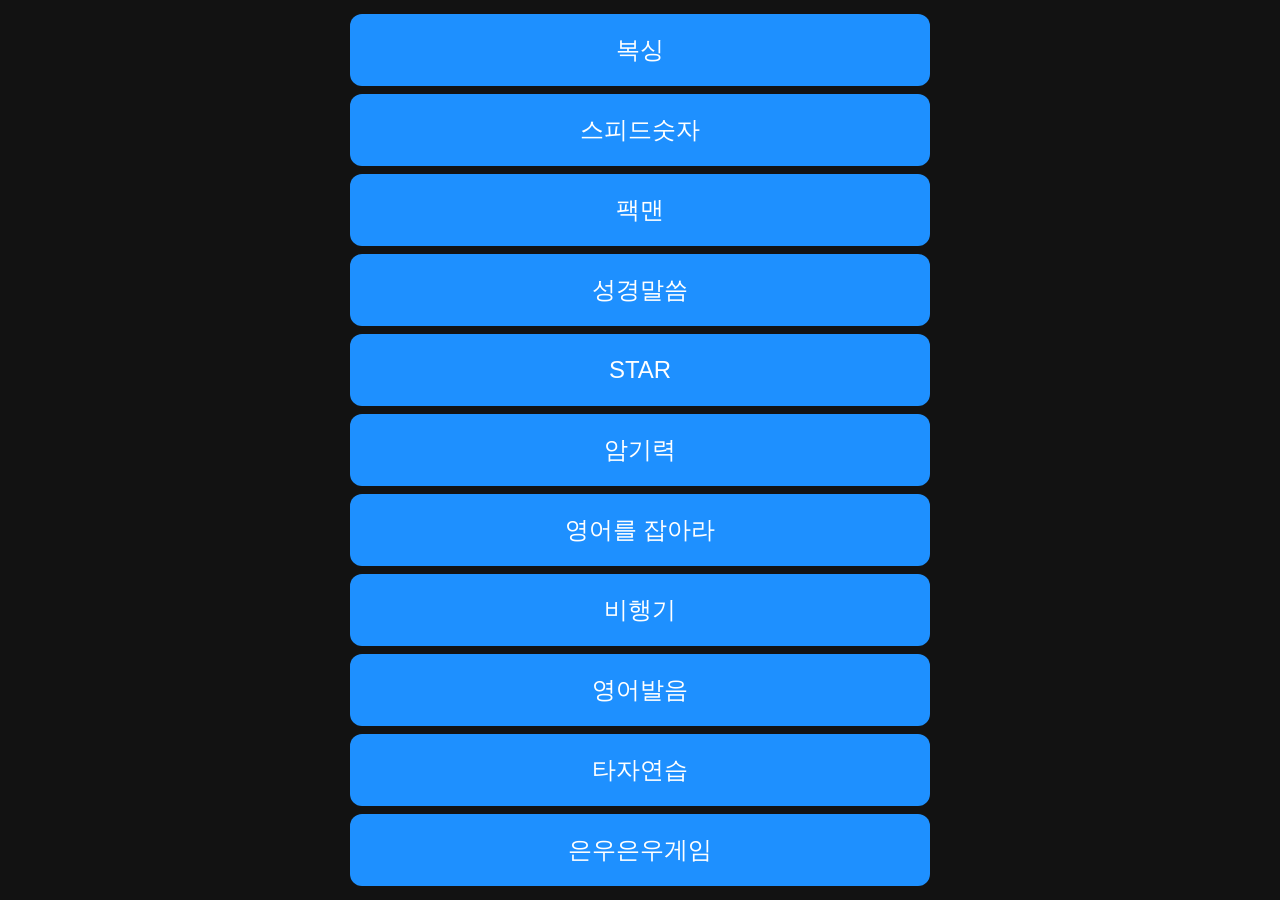
<file: index.html>
<!DOCTYPE html>
<html lang="ko">
<head>
  <meta charset="UTF-8">
  <title>게임 선택</title>
  <style>
    body {
      margin: 0;
      height: 100vh;
      display: flex;
      justify-content: center;
      align-items: stretch;
      background: #121212;
      font-family: Arial, sans-serif;
    }
    .container {
      display: flex;
      flex-direction: column;
      justify-content: space-evenly; /* 버튼 10개를 세로로 균등 배치 */
      height: 100%;
      width: 100%;
      max-width: 600px;              /* 가운데 정렬 느낌 */
      margin: auto;
      padding: 10px;
      box-sizing: border-box;
    }
    button {
      flex: 1;                       /* 각 버튼이 같은 비율로 높이 차지 */
      margin: 4px 0;                 /* 버튼 사이 간격 */
      font-size: 1.5rem;
      border: none;
      border-radius: 12px;
      background: #1e90ff;
      color: white;
      cursor: pointer;
      transition: 0.2s;
    }
    button:hover {
      background: #005bbb;
    }
  </style>
</head>
<body>
  <div class="container">
    <button onclick="location.href='https://fighter-35-209-186-119.nip.io/'">복싱</button>
    <button onclick="location.href='1.html'">스피드숫자</button>
    <button onclick="location.href='2.html'">팩맨</button>
    <button onclick="location.href='5.html'">성경말씀</button>
    <button onclick="location.href='https://star1-35-209-186-119.nip.io/'">STAR</button>
    <button onclick="location.href='7.html'">암기력</button>
    <button onclick="location.href='8.html'">영어를 잡아라</button>
    <button onclick="location.href='http://35.209.186.119:3000/single.html'">비행기</button>
    <button onclick="location.href='11.html'">영어발음</button>
    <button onclick="location.href='13.html'">타자연습</button>
    <button onclick="location.href='eunwoogame.html'">은우은우게임</button>
  </div>
</body>
</html>
</file>
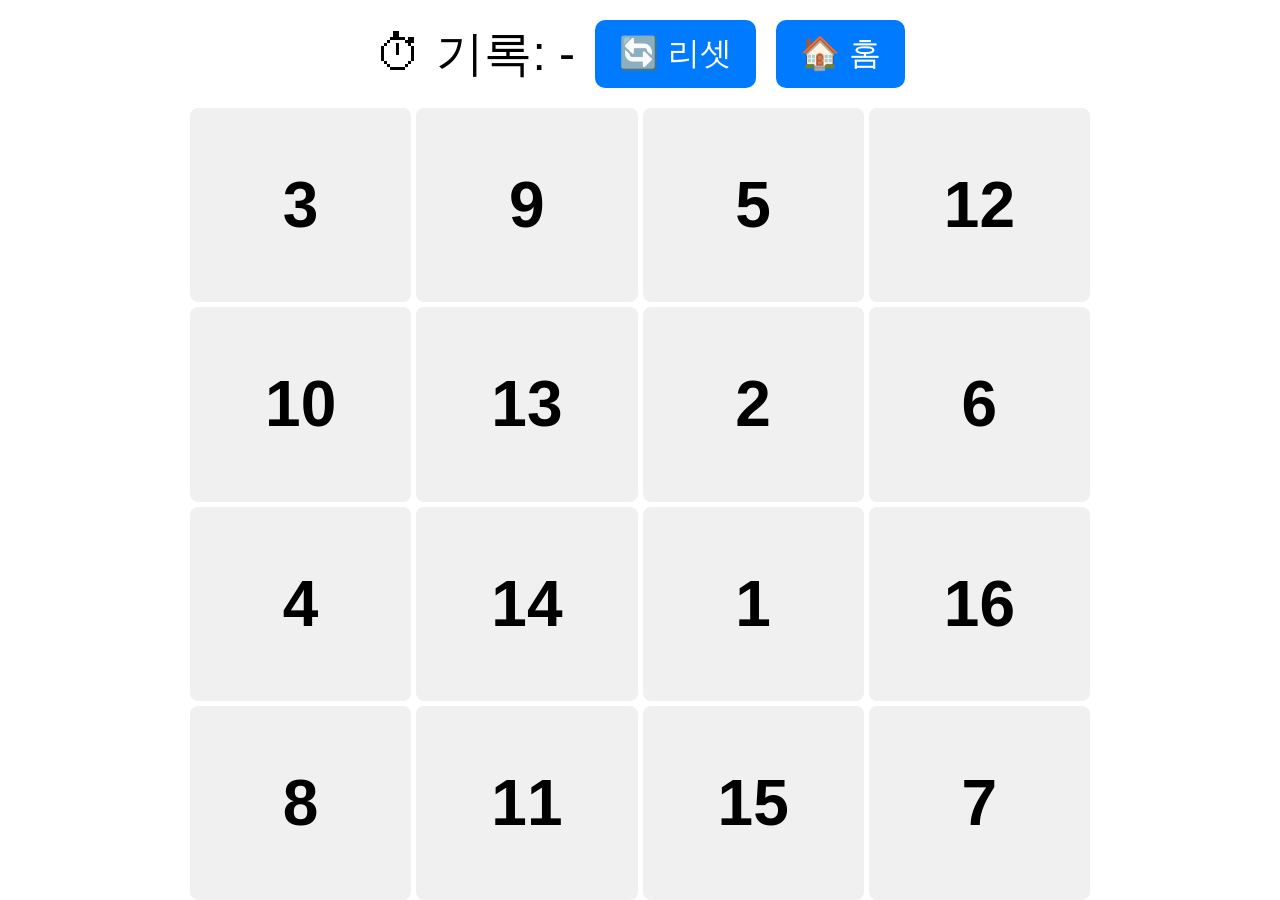
<file: 1.html>
<!DOCTYPE html>
<html lang="ko">
<head>
  <meta charset="UTF-8">
  <title>숫자 터치 게임</title>
  <style>
    body {
      margin: 0;
      display: flex;
      flex-direction: column;
      align-items: center;
      justify-content: center;
      height: 100vh;
      font-family: Arial, sans-serif;
    }
    #controls {
      margin: 20px;   /* 숫자 테이블과 위쪽 컨트롤 사이 간격 */
      display: flex;
      gap: 20px;      /* 점수와 버튼 간격 */
      align-items: center;
      justify-content: center;
    }
    #game {
      display: grid;
      grid-template-columns: repeat(4, 1fr);
      grid-template-rows: repeat(4, 1fr);
      gap: 5px;
      width: 100vw;
      height: 100vw; /* 정사각형으로 화면 꽉 차게 */
      max-width: 100vh; /* 세로가 더 짧으면 맞춤 */
      max-height: 100vh;
    }
    .cell {
      background: #f0f0f0;
      display: flex;
      align-items: center;
      justify-content: center;
      font-size: 4em;
      font-weight: bold;
      border-radius: 8px;
      cursor: pointer;
      user-select: none;
      touch-action: manipulation; /* 모바일 터치 지연 방지 */
    }
    .cell:active {
      background: #ddd;
    }
    #status {
      font-size: 3em;   /* 점수 글씨 크게 */
    }
    button {
      padding: 12px 24px;  /* 버튼 크기 2배 */
      font-size: 2em;      /* 버튼 글씨 2배 */
      border: none;
      border-radius: 10px;
      background: #007bff;
      color: white;
      cursor: pointer;
    }
    button:hover {
      background: #0056b3;
    }
  </style>
</head>
<body>
  <div id="controls">
    <div id="status">⏱ 기록: -</div>
    <button id="resetBtn">🔄 리셋</button>
    <button id="homeBtn">🏠 홈</button>
  </div>
  <div id="game"></div>

  <script>
    const gameContainer = document.getElementById("game");
    const statusDiv = document.getElementById("status");
    const resetBtn = document.getElementById("resetBtn");
    const homeBtn = document.getElementById("homeBtn");
    let numbers = [];
    let nextNumber = 1;
    let startTime = null;

    // 배열 섞기
    function shuffle(array) {
      for (let i = array.length - 1; i > 0; i--) {
        const j = Math.floor(Math.random() * (i + 1));
        [array[i], array[j]] = [array[j], array[i]];
      }
      return array;
    }

    // 게임 초기화
    function initGame() {
      numbers = shuffle([...Array(16).keys()].map(n => n + 1));
      nextNumber = 1;
      startTime = null;
      gameContainer.innerHTML = "";
      numbers.forEach(num => {
        const cell = document.createElement("div");
        cell.className = "cell";
        cell.textContent = num;
        cell.onclick = () => handleClick(num, cell);
        gameContainer.appendChild(cell);
      });
      statusDiv.textContent = "⏱ 기록: -";
    }

    // 숫자 클릭 처리
    function handleClick(num, cell) {
      if (num === nextNumber) {
        if (num === 1) {
          startTime = new Date();
        }
        cell.style.background = "#90ee90"; // 초록색으로 표시
        if (num === 16) {
          const endTime = new Date();
          const record = ((endTime - startTime) / 1000).toFixed(2);
          statusDiv.textContent = `🎉 완료! 기록: ${record}초`;
        }
        nextNumber++;
      }
    }

    // 리셋 버튼 이벤트
    resetBtn.onclick = () => initGame();

    // 홈 버튼 이벤트
    homeBtn.onclick = () => {
      location.href = "index.html";
    };

    // 시작
    initGame();
  </script>
</body>
</html>
</file>
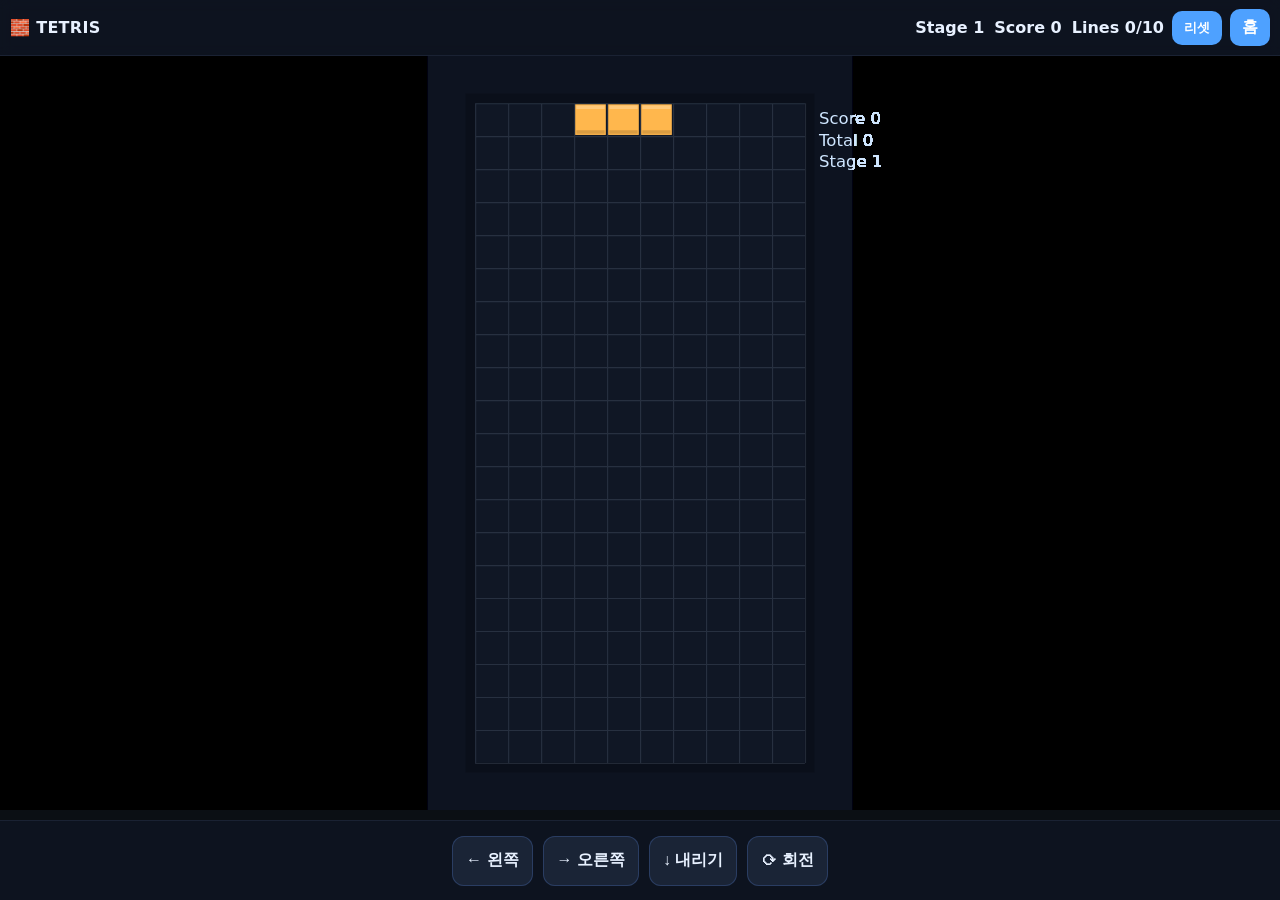
<file: 10.html>
<!DOCTYPE html>
<html lang="ko">
<head>
<meta charset="utf-8"/>
<meta name="viewport" content="width=device-width, initial-scale=1, maximum-scale=1, user-scalable=no"/>
<title>TETRIS (PC/모바일)</title>
<meta name="apple-mobile-web-app-capable" content="yes">
<meta name="apple-mobile-web-app-status-bar-style" content="black-translucent">
<style>
  :root{
    --bg:#0b0f14; --panel:#121821; --card:#101725; --pri:#4ea1ff; --txt:#e8f1ff; --sub:#a7bed3;
    --good:#32d26f; --warn:#ffb74e; --bad:#ff6b6b;
  }
  *{box-sizing:border-box; -webkit-tap-highlight-color: transparent;}
  html,body{margin:0; height:100%; background:var(--bg); color:var(--txt); font-family:system-ui, -apple-system, Segoe UI, Roboto, Arial;}
  #topbar{
    position:fixed; inset:0 0 auto 0; height:56px; display:flex; align-items:center; gap:8px;
    padding:8px 10px; background:#0e1522cc; backdrop-filter: blur(6px); z-index:20; border-bottom:1px solid #1a2233;
  }
  #topbar .title{ font-weight:800; letter-spacing:.3px; }
  #topbar .btn{ padding:8px 12px; border:none; border-radius:10px; background:var(--pri); color:#fff; font-weight:700; cursor:pointer; }
  #topbar .spacer{ flex:1; }
  #stats{ display:flex; gap:10px; font-weight:700; }
  #gameWrap{ position:fixed; inset:56px 0 90px 0; }
  #gameCanvas{
    width:100vw;
    height:100%;
    display:block;
    background:var(--card);
    touch-action:none;
    -ms-touch-action:none;
    -webkit-user-select:none;
    -ms-user-select:none;
    user-select:none;
    -webkit-touch-callout:none;
    -webkit-text-size-adjust:100%;
  }

  /* 모바일 컨트롤러 */
  #mobileCtl{
    position:fixed; inset:auto 0 0 0; height:90px; background:#0e1522e0; backdrop-filter: blur(6px);
    display:flex; align-items:center; justify-content:center; gap:12px; padding:10px; z-index:20; border-top:1px solid #1a2233;
  }
  .ctlRow{display:flex; gap:10px; align-items:center;}
  .ctlBtn{
    min-width:80px; min-height:56px; padding:10px 14px; border:none; border-radius:12px;
    background:#1a2436; color:#e8f1ff; font-size:16px; font-weight:800;
    box-shadow: inset 0 0 0 1px #2a3d62;
  }
  .ctlBtn:active{ transform:translateY(1px); }

  /* 오버레이 */
  #overlay{
    position:fixed; inset:56px 0 90px 0; display:none; align-items:center; justify-content:center;
    background:rgba(6,10,18,.6); z-index:30;
  }
  #overlay .panel{
    background:#0f1625; border:1px solid #1e2a43; border-radius:16px; padding:18px; width:min(92vw, 420px); text-align:center;
    box-shadow:0 10px 28px rgba(0,0,0,.45);
  }
  #overlay h2{ margin:10px 0 4px; }
  #overlay p{ margin:6px 0 16px; color:var(--sub); }
  #overlay .row{ display:flex; gap:10px; justify-content:center; }
  #overlay .row .btn{ padding:10px 14px; border:none; border-radius:10px; background:var(--pri); color:#fff; font-weight:700; cursor:pointer; }

  /* 데스크탑 */
  @media (pointer:fine){
    #mobileCtl{height:80px}
    .ctlBtn{min-width:70px; min-height:50px}
  }
</style>
</head>
<body>
  <!-- 상단바 -->
  <div id="topbar">
    <span class="title">🧱 TETRIS</span>
    <div class="spacer"></div>
    <div id="stats">
      <span id="stageLbl">Stage 1</span>
      <span id="scoreLbl">Score 0</span>
      <span id="linesLbl">Lines 0/10</span>
    </div>
    <button class="btn" id="resetBtn">리셋</button>
    <a class="btn" href="index.html" style="text-decoration:none; display:inline-block; text-align:center;">홈</a>
  </div>

  <!-- 게임 영역 -->
  <div id="gameWrap">
    <canvas id="gameCanvas"></canvas>
  </div>

  <!-- 모바일 컨트롤러 -->
  <div id="mobileCtl" aria-hidden="false">
    <div class="ctlRow">
      <button class="ctlBtn" id="btnLeft">← 왼쪽</button>
      <button class="ctlBtn" id="btnRight">→ 오른쪽</button>
      <button class="ctlBtn" id="btnDown">↓ 내리기</button>
      <button class="ctlBtn" id="btnRot">⟳ 회전</button>
    </div>
  </div>

  <!-- 오버레이 -->
  <div id="overlay">
    <div class="panel">
      <h2 id="ovTitle">STAGE CLEAR</h2>
      <p id="ovMsg"></p>
      <div class="row">
        <button class="btn" id="ovNext">다음 단계</button>
        <button class="btn" id="ovReset">처음부터</button>
        <a class="btn" href="index.html" style="text-decoration:none;">홈으로</a>
      </div>
    </div>
  </div>

<script>
/* =========================
   화면/캔버스 스케일 세팅
========================= */
const canvas = document.getElementById('gameCanvas');
const ctx = canvas.getContext('2d',{ alpha:false });

const LOGICAL_W = 360;
const LOGICAL_H = 640;
let scale=1, offX=0, offY=0;

function fitCanvas(){
  const w = window.innerWidth;
  const h = window.innerHeight - 56 - 90;
  const dpr = window.devicePixelRatio || 1;
  canvas.width = w * dpr;
  canvas.height = h * dpr;
  canvas.style.width = w + 'px';
  canvas.style.height = h + 'px';
  ctx.setTransform(1,0,0,1,0,0);
  const s = Math.min(w / LOGICAL_W, h / LOGICAL_H);
  scale = s * dpr;
  offX = ((w*dpr) - LOGICAL_W*scale)/2;
  offY = ((h*dpr) - LOGICAL_H*scale)/2;
  ctx.setTransform(scale,0,0,scale, offX, offY);
}
window.addEventListener('resize', fitCanvas, {passive:true});
fitCanvas();

/* =========================
   테트리스 기본 설정
========================= */
const COLS = 10;
const ROWS = 20;
const CELL = Math.floor(Math.min(LOGICAL_W*0.8 / COLS, LOGICAL_H*0.95 / ROWS));
const BOARD_W = COLS * CELL;
const BOARD_H = ROWS * CELL;
const BOARD_X = Math.floor((LOGICAL_W - BOARD_W)/2);
const BOARD_Y = Math.floor((LOGICAL_H - BOARD_H)/2);

const SHAPES = {
  I: [[1,1,1,1]],
  O: [[1,1],[1,1]],
  T: [[1,1,1],[0,1,0]],
  S: [[0,1,1],[1,1,0]],
  Z: [[1,1,0],[0,1,1]],
  J: [[1,0,0],[1,1,1]],
  L: [[0,0,1],[1,1,1]],
};
const COLORS = {
  I:'#4dd2ff', O:'#ffd54f', T:'#ba77ff', S:'#66e49a', Z:'#ff8a80', J:'#64b5f6', L:'#ffb74d'
};
const BAG = () => shuffle(Object.keys(SHAPES).flatMap(k=>[k,k,k]));

/* =========================
   스테이지
========================= */
const STAGES = [
  { id:1, targetLines:10, gravityMs:800,  softDropMs:25 },
  { id:2, targetLines:12, gravityMs:650,  softDropMs:22 },
  { id:3, targetLines:14, gravityMs:520,  softDropMs:20 },
  { id:4, targetLines:16, gravityMs:400,  softDropMs:18 },
  { id:5, targetLines:18, gravityMs:280,  softDropMs:16 },
];
let stageIdx = 0;
let score = 0;
let totalCleared = 0;

const stageLbl = document.getElementById('stageLbl');
const scoreLbl = document.getElementById('scoreLbl');
const linesLbl = document.getElementById('linesLbl');

function syncHUD(){
  const st = STAGES[stageIdx];
  stageLbl.textContent = `Stage ${st.id}`;
  scoreLbl.textContent = `Score ${score}`;
  linesLbl.textContent = `Lines ${stageCleared}/${st.targetLines}`;
}

/* =========================
   보드, 피스 상태
========================= */
let board = createBoard(COLS, ROWS);
let bag = BAG();
let current = null;
let dropTimer = 0;
let lastTime = performance.now();
let running = true;
let paused = false;
let gameOver = false;
let stageCleared = 0;

/* =========================
   유틸
========================= */
function createBoard(w,h){
  return Array.from({length:h},()=>Array(w).fill(null));
}
function shuffle(a){ for(let i=a.length-1;i>0;i--){ const j = Math.floor(Math.random()*(i+1)); [a[i],a[j]]=[a[j],a[i]]; } return a; }
function rotate(mat){
  const h = mat.length, w = mat[0].length;
  const r = Array.from({length:w},()=>Array(h).fill(0));
  for(let y=0;y<h;y++) for(let x=0;x<w;x++) r[x][h-1-y]=mat[y][x];
  return r;
}

/* =========================
   피스 스폰/충돌/고정
========================= */
function getNextType(){
  if(bag.length===0) bag=BAG();
  return bag.pop();
}
function spawnPiece(){
  const type = getNextType();
  const shape = SHAPES[type].map(r=>r.slice());
  const color = COLORS[type];
  const w = shape[0].length;
  const x = Math.floor((COLS - w)/2);
  const y = -2;
  return { type, shape, color, x, y };
}
function canMove(piece, nx, ny, nshape=piece.shape){
  for(let y=0;y<nshape.length;y++){
    for(let x=0;x<nshape[0].length;x++){
      if(!nshape[y][x]) continue;
      const bx = nx + x;
      const by = ny + y;
      if(by < 0) continue;
      if(bx<0 || bx>=COLS || by>=ROWS) return false;
      if(board[by][bx]) return false;
    }
  }
  return true;
}
function lockPiece(piece){
  for(let y=0;y<piece.shape.length;y++){
    for(let x=0;x<piece.shape[0].length;x++){
      if(!piece.shape[y][x]) continue;
      const bx = piece.x + x;
      const by = piece.y + y;
      if(by<0){ endGame(false); return; }
      board[by][bx] = piece.color;
    }
  }
  clearLines();
  current = spawnPiece();
}
function clearLines(){
  let cleared=0;
  for(let y=ROWS-1;y>=0;y--){
    if(board[y].every(c=>!!c)){
      board.splice(y,1);
      board.unshift(Array(COLS).fill(null));
      cleared++;
      y++;
    }
  }
  if(cleared>0){
    const st = STAGES[stageIdx];
    const base = [0,100,300,500,800][cleared] || (cleared*250);
    score += base + stageIdx*25;
    totalCleared += cleared;
    stageCleared += cleared;
    if(stageCleared >= st.targetLines){
      if(st.id===5){
        endGame(true);
      }else{
        showOverlay(`Stage ${st.id} 클리어!`, `누적 점수: ${score.toLocaleString()}`);
        running=false;
      }
    }
  }
  syncHUD();
}

/* =========================
   입력(PC + 모바일)
========================= */
const keys = {};
window.addEventListener('keydown', (e)=>{
  if(gameOver) return;
  keys[e.code] = true;
  if(e.code==='ArrowLeft'){ moveX(-1); e.preventDefault(); }
  else if(e.code==='ArrowRight'){ moveX(1); e.preventDefault(); }
  else if(e.code==='ArrowDown'){ softDrop(); e.preventDefault(); }
  else if(e.code==='ArrowUp' || e.code==='Space'){ rotateCW(); e.preventDefault(); }
});
window.addEventListener('keyup', (e)=>{ keys[e.code]=false; });

function holdRepeat(el, onStep, interval=80){
  let t=null;
  const start = (e)=>{ e.preventDefault(); onStep(); t=setInterval(onStep, interval); };
  const end = ()=>{ if(t){clearInterval(t); t=null;} };
  el.addEventListener('touchstart', start, {passive:false});
  el.addEventListener('mousedown',   start);
  ['touchend','touchcancel','mouseup','mouseleave','contextmenu'].forEach(ev=> el.addEventListener(ev, end));
}

const btnLeft = document.getElementById('btnLeft');
const btnRight= document.getElementById('btnRight');
const btnDown = document.getElementById('btnDown');
const btnRot  = document.getElementById('btnRot');
holdRepeat(btnLeft, ()=>moveX(-1), 85);
holdRepeat(btnRight,()=>moveX(1), 85);
holdRepeat(btnDown, ()=>softDrop(), STAGES[stageIdx].softDropMs);
btnRot.addEventListener('click', ()=>rotateCW());

function moveX(dx){
  if(!current) return;
  if(canMove(current, current.x+dx, current.y)){
    current.x += dx;
  }
}
function softDrop(){
  if(!current) return;
  if(canMove(current, current.x, current.y+1)){
    current.y += 1;
    score += 1;
  }else{
    lockPiece(current);
  }
  dropTimer = 0;
}
function rotateCW(){
  if(!current) return;
  const nshape = rotate(current.shape);
  if(canMove(current, current.x, current.y, nshape)){ current.shape = nshape; return; }
  if(canMove(current, current.x-1, current.y, nshape)){ current.x-=1; current.shape=nshape; return; }
  if(canMove(current, current.x+1, current.y, nshape)){ current.x+=1; current.shape=nshape; return; }
}

/* =========================
   루프 & 드롭
========================= */
function resetStage(toIdx=0){
  stageIdx = toIdx;
  score = 0;
  totalCleared = 0;
  stageCleared = 0;
  board = createBoard(COLS, ROWS);
  bag = BAG();
  current = spawnPiece();
  dropTimer = 0;
  lastTime = performance.now();
  running = true; paused=false; gameOver=false;
  hideOverlay();
  syncHUD();
}
function nextStage(){
  if(stageIdx < STAGES.length-1){
    stageIdx++;
    stageCleared = 0;
    board = createBoard(COLS, ROWS);
    bag = BAG();
    current = spawnPiece();
    dropTimer = 0;
    running = true;
    hideOverlay();
    syncHUD();
  }
}
function endGame(victory){
  gameOver = true;
  running = false;
  const title = victory ? '🎉 ALL CLEAR!' : 'GAME OVER';
  showOverlay(title, `최종 점수: ${score.toLocaleString()} / 총 라인: ${totalCleared}`);
  document.getElementById('ovNext').style.display = 'none';
}

function update(time){
  if(!running || paused) return;
  const dt = Math.min((time - lastTime), 1000);
  lastTime = time;
  dropTimer += dt;
  const st = STAGES[stageIdx];
  if(dropTimer >= st.gravityMs){
    if(canMove(current, current.x, current.y+1)){
      current.y += 1;
    }else{
      lockPiece(current);
    }
    dropTimer = 0;
  }
}

function draw(){
  ctx.fillStyle = '#0d1320';
  ctx.fillRect(0,0,LOGICAL_W,LOGICAL_H);
  ctx.fillStyle = '#0a0f1a';
  ctx.fillRect(BOARD_X-8, BOARD_Y-8, BOARD_W+16, BOARD_H+16);
  ctx.fillStyle = '#101725';
  ctx.fillRect(BOARD_X, BOARD_Y, BOARD_W, BOARD_H);

  ctx.globalAlpha = 0.15;
  ctx.strokeStyle = '#a7bed3';
  ctx.lineWidth = 1;
  ctx.beginPath();
  for(let c=0;c<=COLS;c++){
    const x = BOARD_X + c*CELL + .5;
    ctx.moveTo(x, BOARD_Y);
    ctx.lineTo(x, BOARD_Y+BOARD_H);
  }
  for(let r=0;r<=ROWS;r++){
    const y = BOARD_Y + r*CELL + .5;
    ctx.moveTo(BOARD_X, y);
    ctx.lineTo(BOARD_X+BOARD_W, y);
  }
  ctx.stroke();
  ctx.globalAlpha = 1;

  for(let y=0;y<ROWS;y++){
    for(let x=0;x<COLS;x++){
      const color = board[y][x];
      if(color){ drawCell(x,y,color); }
    }
  }
  if(current){
    for(let y=0;y<current.shape.length;y++){
      for(let x=0;x<current.shape[0].length;x++){
        if(current.shape[y][x]){ drawCell(current.x+x, current.y+y, current.color); }
      }
    }
  }

  ctx.fillStyle = '#cfe6ff';
  ctx.font = '14px system-ui, sans-serif';
  ctx.fillText(`Score ${score}`, BOARD_X+BOARD_W+12, BOARD_Y+18);
  ctx.fillText(`Total ${totalCleared}`, BOARD_X+BOARD_W+12, BOARD_Y+36);
  ctx.fillText(`Stage ${STAGES[stageIdx].id}`, BOARD_X+BOARD_W+12, BOARD_Y+54);
}

function drawCell(cx, cy, color){
  if(cy<0) return;
  const x = BOARD_X + cx*CELL;
  const y = BOARD_Y + cy*CELL;
  ctx.fillStyle = color;
  ctx.fillRect(x+1, y+1, CELL-2, CELL-2);
  ctx.globalAlpha = .25;
  ctx.fillStyle = '#fff';
  ctx.fillRect(x+2, y+2, CELL-4, 3);
  ctx.globalAlpha = .15;
  ctx.fillStyle = '#000';
  ctx.fillRect(x+2, y+CELL-5, CELL-4, 3);
  ctx.globalAlpha = 1;
}

/* =========================
   오버레이 & 버튼
========================= */
const overlay = document.getElementById('overlay');
const ovTitle = document.getElementById('ovTitle');
const ovMsg   = document.getElementById('ovMsg');
const ovNext  = document.getElementById('ovNext');
const ovReset = document.getElementById('ovReset');

function showOverlay(title, msg){
  ovTitle.textContent = title;
  ovMsg.textContent = msg || '';
  overlay.style.display = 'flex';
}
function hideOverlay(){
  overlay.style.display = 'none';
}

document.getElementById('resetBtn').addEventListener('click', ()=> resetStage(0));
ovReset.addEventListener('click', ()=> resetStage(0));
ovNext.addEventListener('click', ()=>{ hideOverlay(); nextStage(); });

/* =========================
   메인 루프
========================= */
function loop(t){
  update(t);
  draw();
  requestAnimationFrame(loop);
}

/* =========================
   시작!
========================= */
resetStage(0);
requestAnimationFrame(loop);

/* =========================
   품질/안정 보조
========================= */
window.addEventListener('touchmove', (e)=>{
  const t = e.touches[0]; if(!t) return;
  const rect = canvas.getBoundingClientRect();
  if(t.clientX>=rect.left && t.clientX<=rect.right && t.clientY>=rect.top && t.clientY<=rect.bottom){
    e.preventDefault();
  }
},{passive:false});

document.addEventListener('visibilitychange', ()=>{ paused = document.hidden; });

// ✅ 더블탭 확대 방지
let lastTouchEnd = 0;
document.addEventListener('touchend', function(e) {
  const now = new Date().getTime();
  if (now - lastTouchEnd <= 300) {
    e.preventDefault();
  }
  lastTouchEnd = now;
}, { passive: false });
</script>
</body>
</html>
</file>
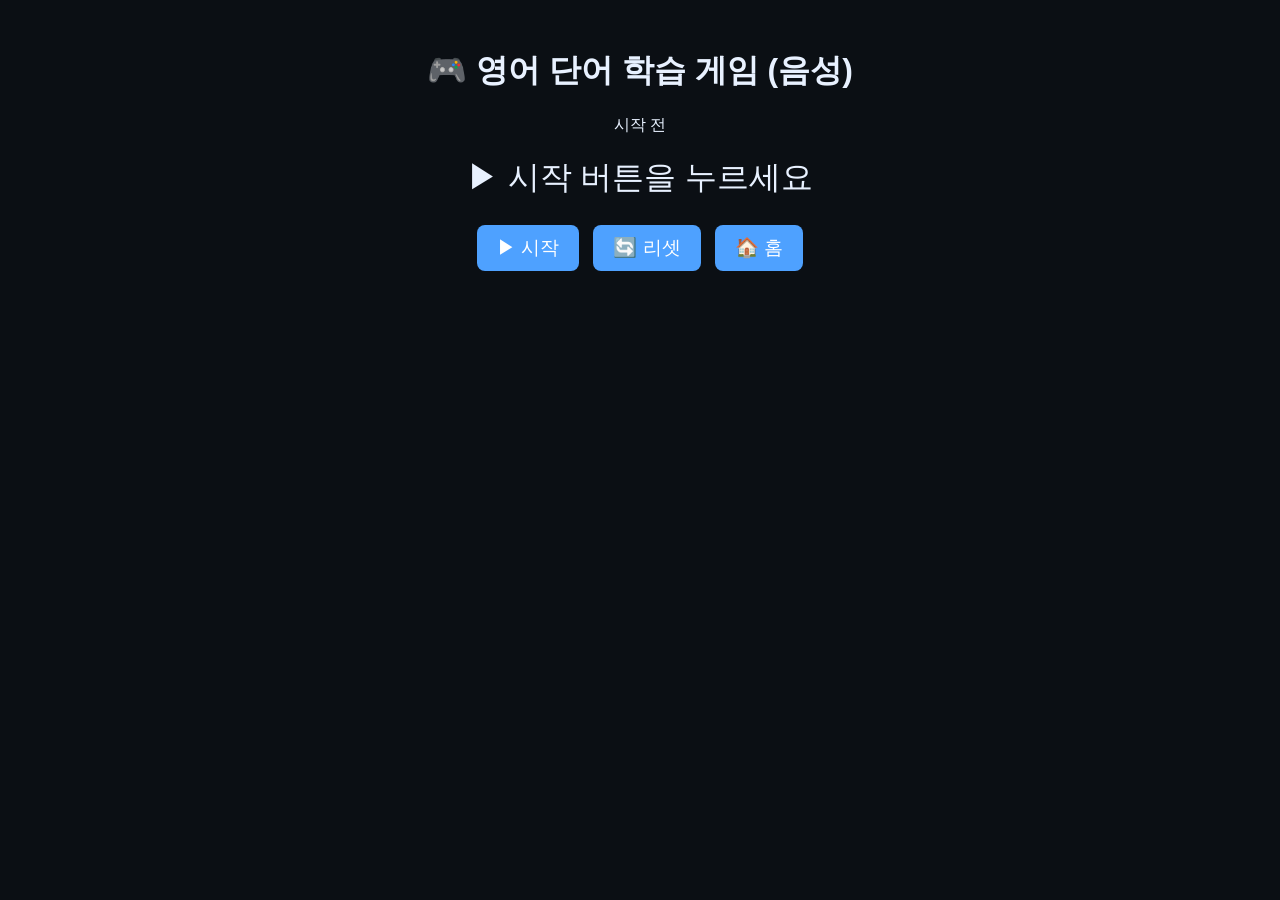
<file: 11.html>
<!DOCTYPE html>
<html lang="ko">
<head>
  <meta charset="UTF-8">
  <meta name="viewport" content="width=device-width, initial-scale=1.0">
  <title>영어 단어 학습 게임 (음성)</title>
  <style>
    body {
      background: #0b0f14;
      color: #e8f1ff;
      font-family: sans-serif;
      text-align: center;
      padding: 20px;
    }
    #question { font-size: 2em; margin: 20px 0; }
    button {
      font-size: 1.2em; padding: 10px 20px;
      border: none; border-radius: 8px;
      cursor: pointer; background: #4ea1ff; color: white;
      margin: 5px;
    }
    button:hover { background: #2c7dd9; }
    #message { font-size: 1.5em; margin: 20px 0; }
  </style>
</head>
<body>
  <h1>🎮 영어 단어 학습 게임 (음성)</h1>
  <div id="stage">시작 전</div>
  <div id="question">▶ 시작 버튼을 누르세요</div>
  <div id="message"></div>

  <div id="controls">
    <button onclick="startGame()">▶ 시작</button>
    <button onclick="resetGame()">🔄 리셋</button>
    <button onclick="goHome()">🏠 홈</button>
    <button id="recordBtn" style="display:none;">🎤 말하기</button>
  </div>

  <script>
  // 문제 단어 (영어 → 한국어)
  const words = [
    { word:"accept", meaning:"받다" },
    { word:"add", meaning:"더하다" },
    { word:"admire", meaning:"감탄하다" },
    { word:"admit", meaning:"인정하다" },
    { word:"advise", meaning:"조언하다" },
    { word:"agree", meaning:"동의하다" }
  ];

  let currentAnswer = null;
  let stage = 1;

  // 게임 시작
  function startGame() {
    document.getElementById("stage").innerText = stage + " 단계";
    document.getElementById("message").innerText = "";

    currentAnswer = words[Math.floor(Math.random()*words.length)];
    document.getElementById("question").innerText = "❓ " + currentAnswer.meaning;

    // 한국어로 문제 읽어주기
    speak(currentAnswer.meaning, "ko-KR");

    // 말하기 버튼 보이기
    document.getElementById("recordBtn").style.display = "inline-block";
  }

  // 리셋
  function resetGame(){
    stage = 1;
    document.getElementById("stage").innerText="시작 전";
    document.getElementById("question").innerText="▶ 시작 버튼을 누르세요";
    document.getElementById("message").innerText="";
    document.getElementById("recordBtn").style.display="none";
  }

  // 홈 이동
  function goHome(){ window.location.href="index.html"; }

  // ✅ TTS (문제 읽기)
  function speak(text, lang) {
    window.speechSynthesis.cancel();
    const u = new SpeechSynthesisUtterance(text);
    u.lang = lang;
    window.speechSynthesis.speak(u);
  }

  // 🎤 음성 인식 (서버 없이 실행)
  const recordBtn = document.getElementById("recordBtn");
  let recognition;

  if ("webkitSpeechRecognition" in window) {
    recognition = new webkitSpeechRecognition();
    recognition.lang = "en-US";     // 영어 인식
    recognition.continuous = false; // 한 번에 한 문장
    recognition.interimResults = false;

    recordBtn.onclick = () => {
      recognition.start();
      document.getElementById("message").innerText = "🎤 듣는 중...";
    };

    recognition.onresult = (event) => {
      const transcript = event.results[0][0].transcript;
      checkAnswer(transcript);
    };

    recognition.onerror = (e) => {
      document.getElementById("message").innerText = "❌ 인식 오류";
      console.error("음성인식 오류:", e.error);
    };

  } else {
    // 지원 안 되는 브라우저
    recordBtn.onclick = () => {
      document.getElementById("message").innerText = "⚠️ 음성 인식을 지원하지 않는 브라우저";
    };
  }

  // ✅ 정답 확인
  function checkAnswer(userText){
    if(!userText){ 
      document.getElementById("message").innerText="❌ 인식 실패";
      return;
    }
    if(userText.toLowerCase().includes(currentAnswer.word.toLowerCase())){
      document.getElementById("message").innerText="✅ 정답! ("+userText+")";
      speak("정답입니다", "ko-KR");
      stage++;
    } else {
      document.getElementById("message").innerText="❌ 틀렸습니다 ("+userText+")";
      speak("틀렸습니다", "ko-KR");
    }
  }
  </script>
</body>
</html>
</file>
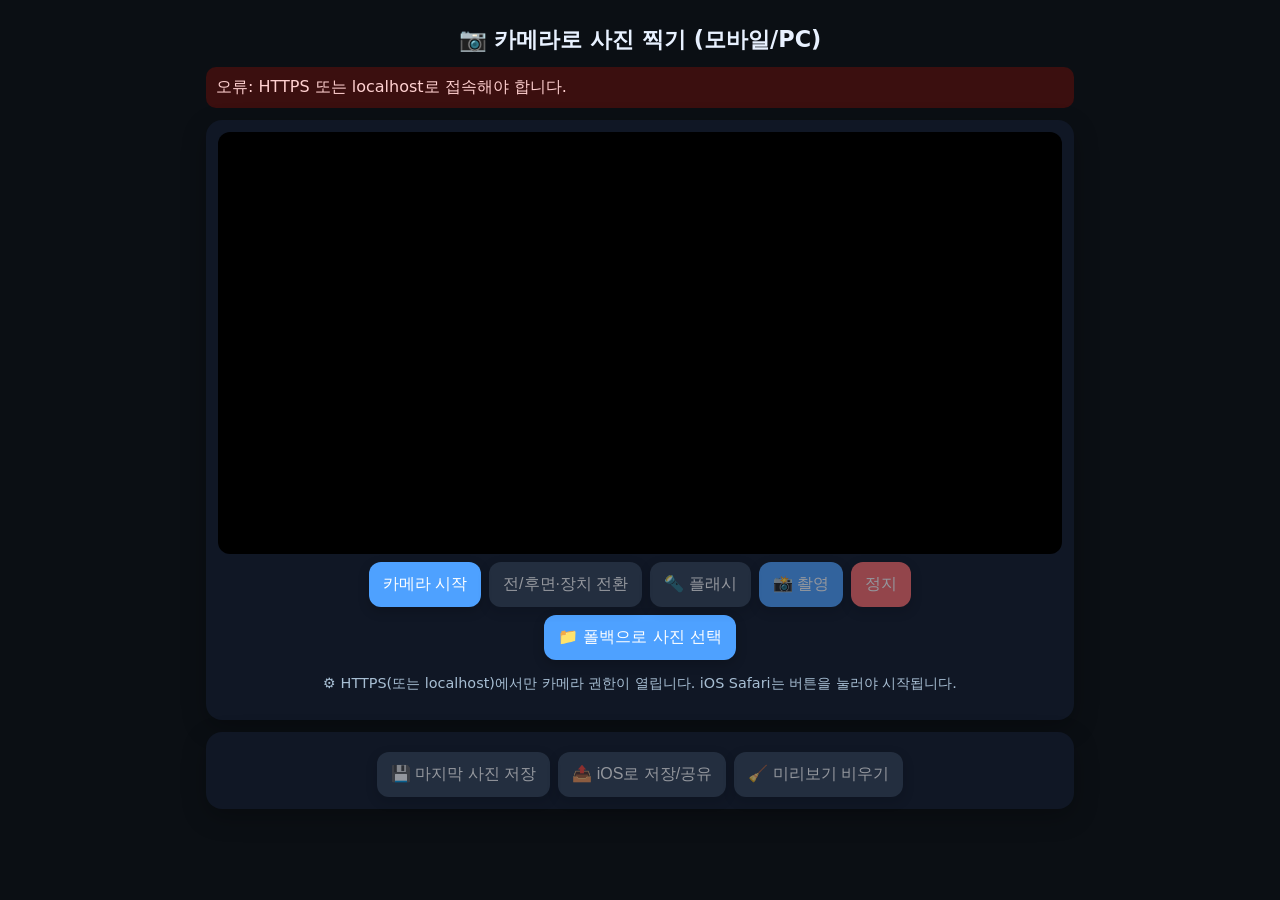
<file: 12.html>
<!DOCTYPE html>
<html lang="ko">
<head>
  <meta charset="utf-8"/>
  <meta name="viewport" content="width=device-width, initial-scale=1, user-scalable=no"/>
  <title>📷 카메라로 사진 찍기 (모바일/PC)</title>
  <style>
    :root{
      --bg:#0b0f14; --card:#101725; --pri:#4ea1ff; --txt:#e8f1ff; --sub:#a7bed3; --warn:#ff6b6b;
    }
    *{box-sizing:border-box; -webkit-tap-highlight-color: transparent;}
    html,body{margin:0; height:100%; background:var(--bg); color:var(--txt); font-family:system-ui, -apple-system, Segoe UI, Roboto, sans-serif;}
    .wrap{max-width:900px; margin:0 auto; padding:16px;}
    h1{font-size:1.4rem; margin:8px 0 12px; text-align:center}
    .card{background:var(--card); border-radius:16px; padding:12px; box-shadow:0 8px 24px rgb(0 0 0 / 0.25);}
    .grid{display:grid; gap:12px;}
    .videoBox{position:relative; border-radius:12px; overflow:hidden; background:#000;}
    video{width:100%; height:auto; display:block; object-fit:cover;}
    canvas{display:none;}
    button, select, label.input-btn{
      font-size:16px; border:none; border-radius:12px; padding:12px 14px; background:var(--pri); color:#fff; cursor:pointer;
      display:inline-flex; align-items:center; gap:8px; box-shadow:0 4px 12px rgb(0 0 0 / 0.2);
    }
    button.secondary{background:#334155}
    button.warn{background:var(--warn)}
    button:disabled{opacity:.55; cursor:not-allowed}
    select{background:#334155}
    .row{display:flex; gap:8px; flex-wrap:wrap; justify-content:center; margin-top:8px}
    .shots{display:grid; grid-template-columns:repeat(2,1fr); gap:8px}
    .shots img{width:100%; border-radius:12px; display:block; background:#000}
    .hint{color:var(--sub); font-size:.9rem; text-align:center}
    .error{color:#ffd0d0; background:#3b0f0f; padding:10px; border-radius:10px; display:none; white-space:pre-wrap}
    .hidden{display:none}
    @supports(-webkit-touch-callout:none){ .videoBox{max-height:62vh} }
  </style>
</head>
<body>
<div class="wrap">
  <h1>📷 카메라로 사진 찍기 (모바일/PC)</h1>
  <div class="grid">
    <div id="err" class="error"></div>

    <div class="card">
      <div class="videoBox">
        <video id="video" autoplay muted playsinline></video>
        <canvas id="canvas"></canvas>
      </div>

      <div class="row">
        <button id="btnStart">카메라 시작</button>
        <button id="btnSwitch" class="secondary" disabled>전/후면·장치 전환</button>
        <button id="btnTorch" class="secondary" disabled>🔦 플래시</button>
        <button id="btnCapture" disabled>📸 촬영</button>
        <button id="btnStop" class="warn" disabled>정지</button>
      </div>

      <div class="row">
        <select id="deviceSelect" class="hidden" title="카메라 선택"></select>
        <label class="input-btn secondary" title="폴백으로 파일 선택">
          📁 폴백으로 사진 선택
          <input id="fileInput" type="file" accept="image/*" capture="environment" style="display:none"/>
        </label>
      </div>

      <p class="hint">
        ⚙️ HTTPS(또는 localhost)에서만 카메라 권한이 열립니다. iOS Safari는 버튼을 눌러야 시작됩니다.
      </p>
    </div>

    <div class="card">
      <div class="row">
        <button id="btnDownload" class="secondary" disabled>💾 마지막 사진 저장</button>
        <button id="btnShare" class="secondary" disabled>📤 iOS로 저장/공유</button>
        <button id="btnClear" class="secondary" disabled>🧹 미리보기 비우기</button>
      </div>
      <div id="shots" class="shots"></div>
    </div>
  </div>
</div>

<script>
  const els = {
    video: document.getElementById('video'),
    canvas: document.getElementById('canvas'),
    err: document.getElementById('err'),
    btnStart: document.getElementById('btnStart'),
    btnStop: document.getElementById('btnStop'),
    btnCapture: document.getElementById('btnCapture'),
    btnSwitch: document.getElementById('btnSwitch'),
    btnTorch: document.getElementById('btnTorch'),
    btnDownload: document.getElementById('btnDownload'),
    btnShare: document.getElementById('btnShare'),
    btnClear: document.getElementById('btnClear'),
    shots: document.getElementById('shots'),
    deviceSelect: document.getElementById('deviceSelect'),
    fileInput: document.getElementById('fileInput'),
  };

  let stream=null, currentTrack=null, lastBlobUrl=null, hasTorch=false, usingBack=true;

  const isMobile=/Android|iPhone|iPad|iPod/i.test(navigator.userAgent);
  const isSecure=location.protocol==='https:'||location.hostname==='localhost'||location.hostname==='127.0.0.1';

  function showError(msg,e=null){
    els.err.style.display='block';
    els.err.textContent='오류: '+msg+(e?`\n[${e.name}] ${e.message}`:'');
    console.error(msg,e);
  }
  function clearError(){ els.err.style.display='none'; els.err.textContent=''; }

  async function listCameras(){
    try{ return (await navigator.mediaDevices.enumerateDevices()).filter(d=>d.kind==='videoinput'); }
    catch(e){ showError('카메라 목록을 가져올 수 없습니다.',e); return []; }
  }

  function buildConstraints({deviceId=null,facingMode=null,tier=1}={}){
    const tiers={
      1:{width:{ideal:1280},height:{ideal:720},frameRate:{ideal:30,max:60}},
      2:{width:{ideal:960},height:{ideal:540},frameRate:{ideal:24,max:60}},
      3:{width:{ideal:640},height:{ideal:480},frameRate:{ideal:24,max:30}},
      4:{}
    };
    const video=Object.assign({},tiers[tier]||{});
    if(deviceId) video.deviceId={exact:deviceId};
    else if(facingMode) video.facingMode={exact:facingMode};
    return {audio:false,video:Object.keys(video).length?video:true};
  }

  async function startStream({deviceId=null,preferFacing=null}={}){
    clearError(); stopStream();
    if(!isSecure){ showError('HTTPS 또는 localhost에서만 사용 가능합니다.'); return; }
    const attempts=[];
    if(isMobile){
      if(preferFacing) attempts.push({facingMode:preferFacing,tier:1});
      else attempts.push({facingMode:'environment',tier:1});
      attempts.push({facingMode:'environment',tier:2},{facingMode:'user',tier:2},{tier:3},{tier:4});
    }else{
      if(deviceId) attempts.push({deviceId,tier:1});
      attempts.push({tier:1},{tier:2},{tier:3},{tier:4});
    }
    for(const opt of attempts){
      try{ stream=await navigator.mediaDevices.getUserMedia(buildConstraints(opt)); break; }
      catch(e){ continue; }
    }
    if(!stream){ showError('카메라를 시작할 수 없습니다.'); return; }

    els.video.srcObject=stream;
    currentTrack=stream.getVideoTracks()[0];

    // 토치 지원 체크
    try{
      const caps=currentTrack.getCapabilities?.();
      if(caps && 'torch' in caps){ hasTorch=true; els.btnTorch.disabled=false; }
    }catch(_){}

    // 장치 목록 UI
    const cams=await listCameras();
    if(cams.length>1){
      els.deviceSelect.classList.remove('hidden');
      els.deviceSelect.innerHTML=cams.map(d=>`<option value="${d.deviceId}">${d.label||'카메라'}</option>`).join('');
      const cur=currentTrack.getSettings?.().deviceId;
      if(cur) els.deviceSelect.value=cur;
    }else{ els.deviceSelect.classList.add('hidden'); }

    els.btnCapture.disabled=false;
    els.btnStart.disabled=true;
    els.video.onplaying=()=>{ els.btnStop.disabled=false; els.btnSwitch.disabled=cams.length<=1&&!isMobile; };
  }

  function stopStream(){ if(stream){stream.getTracks().forEach(t=>t.stop());} stream=null; currentTrack=null; els.video.srcObject=null; els.btnCapture.disabled=true; els.btnStop.disabled=true; els.btnSwitch.disabled=true; els.btnTorch.disabled=true; els.btnStart.disabled=false; }

  async function toggleTorch(){ if(!currentTrack)return; try{ const s=currentTrack.getSettings?.()||{}; const isOn=s.torch===true; await currentTrack.applyConstraints({advanced:[{torch:!isOn}]}); els.btnTorch.textContent=!isOn?'🔦 플래시 끄기':'🔦 플래시'; }catch(e){ showError('플래시를 켤 수 없습니다.',e); els.btnTorch.disabled=true; } }

  function capture(){ if(!stream)return; const v=els.video,c=els.canvas; c.width=v.videoWidth||1280;c.height=v.videoHeight||720; c.getContext('2d').drawImage(v,0,0,c.width,c.height); c.toBlob(b=>{ if(!b)return; const url=URL.createObjectURL(b); lastBlobUrl=url; addShot(url); els.btnDownload.disabled=false; els.btnClear.disabled=false; els.btnShare.disabled=false;},'image/jpeg',0.92); }

  function addShot(url){ const img=new Image(); img.src=url; const w=document.createElement('div'); w.appendChild(img); els.shots.prepend(w); }

  function downloadLast(){ if(!lastBlobUrl)return; const a=document.createElement('a'); a.href=lastBlobUrl;a.download='photo.jpg';document.body.appendChild(a);a.click();a.remove(); }

  async function shareOnIOS(){
    if(!lastBlobUrl){showError('공유할 이미지가 없습니다.');return;}
    const res=await fetch(lastBlobUrl);const blob=await res.blob();
    const file=new File([blob],'photo.jpg',{type:'image/jpeg'});
    if(navigator.canShare && navigator.canShare({files:[file]})){
      await navigator.share({files:[file],title:'photo.jpg'});
    }else{
      const reader=new FileReader();
      reader.onload=()=>{ const a=document.createElement('a'); a.href=reader.result;a.target='_blank';document.body.appendChild(a);a.click();a.remove(); showError('이미지 탭이 열렸습니다. 길게 눌러 “사진에 추가” 또는 “파일에 저장”을 선택하세요.');};
      reader.readAsDataURL(blob);
    }
  }

  function clearShots(){ els.shots.innerHTML=''; if(lastBlobUrl){URL.revokeObjectURL(lastBlobUrl); lastBlobUrl=null;} els.btnDownload.disabled=true; els.btnClear.disabled=true; els.btnShare.disabled=true; }

  // 이벤트 바인딩
  els.btnStart.addEventListener('click',()=>startStream({preferFacing:isMobile?'environment':null}));
  els.btnStop.addEventListener('click',stopStream);
  els.btnCapture.addEventListener('click',capture);
  els.btnDownload.addEventListener('click',downloadLast);
  els.btnClear.addEventListener('click',clearShots);
  els.btnTorch.addEventListener('click',toggleTorch);
  els.btnShare.addEventListener('click',shareOnIOS);

  els.btnSwitch.addEventListener('click',async()=>{
    const cams=await listCameras();
    if(isMobile){
      usingBack=!usingBack;
      const target=cams.find(d=>{ const n=(d.label||'').toLowerCase(); return usingBack?(n.includes('back')||n.includes('rear')||n.includes('environment')):(n.includes('front')||n.includes('user')); })||cams[0];
      if(target) startStream({deviceId:target.deviceId});
      else startStream({preferFacing:usingBack?'environment':'user'});
    }else{
      if(cams.length<=1)return;
      const ids=cams.map(c=>c.deviceId); const cur=currentTrack?.getSettings?.().deviceId; const idx=Math.max(0,ids.indexOf(cur)); const nextId=ids[(idx+1)%ids.length]; startStream({deviceId:nextId});
    }
  });

  els.deviceSelect.addEventListener('change',e=>{ const id=e.target.value; if(id) startStream({deviceId:id}); });

  els.fileInput.addEventListener('change',e=>{ const f=e.target.files?.[0]; if(!f)return; const url=URL.createObjectURL(f); lastBlobUrl=url; addShot(url); els.btnDownload.disabled=false; els.btnClear.disabled=false; els.btnShare.disabled=false; });

  if(!('mediaDevices' in navigator) || !('getUserMedia' in navigator.mediaDevices)){ showError('이 브라우저는 getUserMedia를 지원하지 않습니다.'); }
  if(!isSecure){ showError('HTTPS 또는 localhost로 접속해야 합니다.'); }
</script>
</body>
</html>
</file>
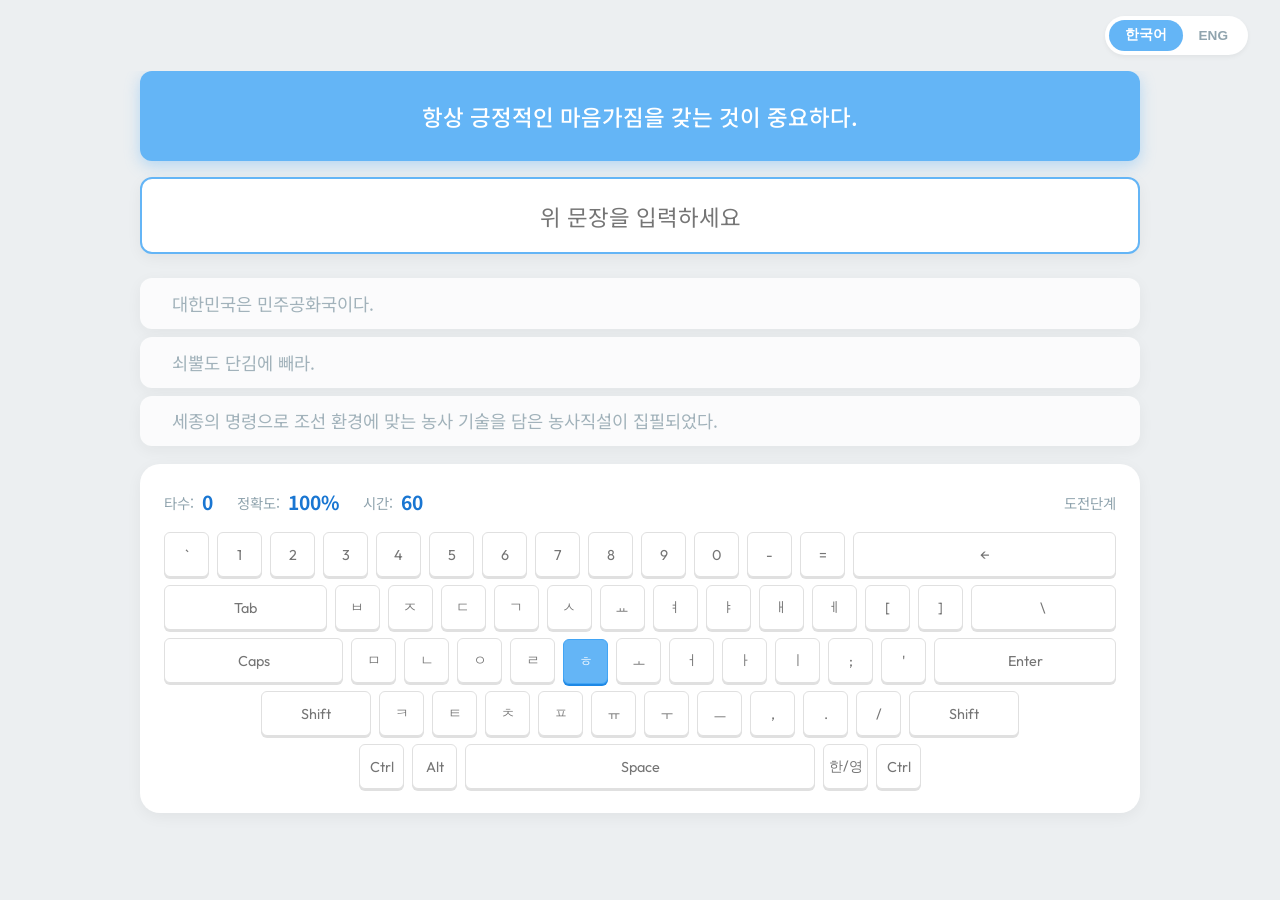
<file: 13.html>
<!DOCTYPE html>
<html lang="ko">

<head>
    <meta charset="UTF-8">
    <meta name="viewport" content="width=device-width, initial-scale=1.0">
    <title>Typing Practice Game</title>
    <link rel="preconnect" href="https://fonts.googleapis.com">
    <link rel="preconnect" href="https://fonts.gstatic.com" crossorigin>
    <link
        href="https://fonts.googleapis.com/css2?family=Noto+Sans+KR:wght@300;400;500;700&family=Outfit:wght@400;600;700&display=swap"
        rel="stylesheet">
    <link rel="stylesheet" href="style.css">
</head>

<body>
    <div id="app">
        <header class="top-bar">
            <!-- <button class="nav-btn">
                <span class="icon">←</span> 타자 연습으로 돌아가기
            </button> -->
            <div class="header-right">
                <div class="lang-toggle">
                    <button class="lang-btn active" data-lang="ko">한국어</button>
                    <button class="lang-btn" data-lang="en">ENG</button>
                </div>
            </div>
        </header>

        <div class="main-layout">
            <!-- Center: Game Area -->
            <main class="game-area">
                <div class="sentence-section">
                    <div class="current-sentence-box">
                        <div class="current-text" id="current-text"></div>
                    </div>

                    <div class="input-container">
                        <input type="text" id="game-input" autocomplete="off" placeholder="위 문장을 입력하세요" autofocus>
                        <!-- <div class="input-highlight" id="input-highlight"></div> -->
                    </div>

                    <div class="next-sentences" id="next-sentences">
                        <!-- Next sentences -->
                        <div class="next-item">...</div>
                        <div class="next-item">...</div>
                        <div class="next-item">...</div>
                    </div>
                </div>

                <div class="keyboard-wrapper">
                    <div class="keyboard-controls">
                        <div class="stats-mini">
                            <span>타수: <strong id="cpm-display">0</strong></span>
                            <span>정확도: <strong id="accuracy-display">100%</strong></span>
                            <span>시간: <strong id="time-display">60</strong></span>
                        </div>
                        <span class="control-help">도전단계</span>
                    </div>
                    <div class="virtual-keyboard" id="virtual-keyboard">
                        <!-- Keyboard rows generated by JS -->
                    </div>
                </div>

                <!-- Result Modal (Hidden by default) -->
                <div class="result-overlay hidden" id="result-modal">
                    <div class="result-card">
                        <h2>게임 종료!</h2>
                        <div class="final-score">
                            <div class="score-item">
                                <span>총 타수</span>
                                <strong id="final-cpm">0</strong>
                            </div>
                            <div class="score-item">
                                <span>정확도</span>
                                <strong id="final-acc">0%</strong>
                            </div>
                        </div>
                        <button class="restart-btn" id="restart-btn">다시 시작</button>
                    </div>
                </div>
            </main>
        </div>
    </div>
    <script type="module" src="main.js"></script>
</body>

</html>
</file>
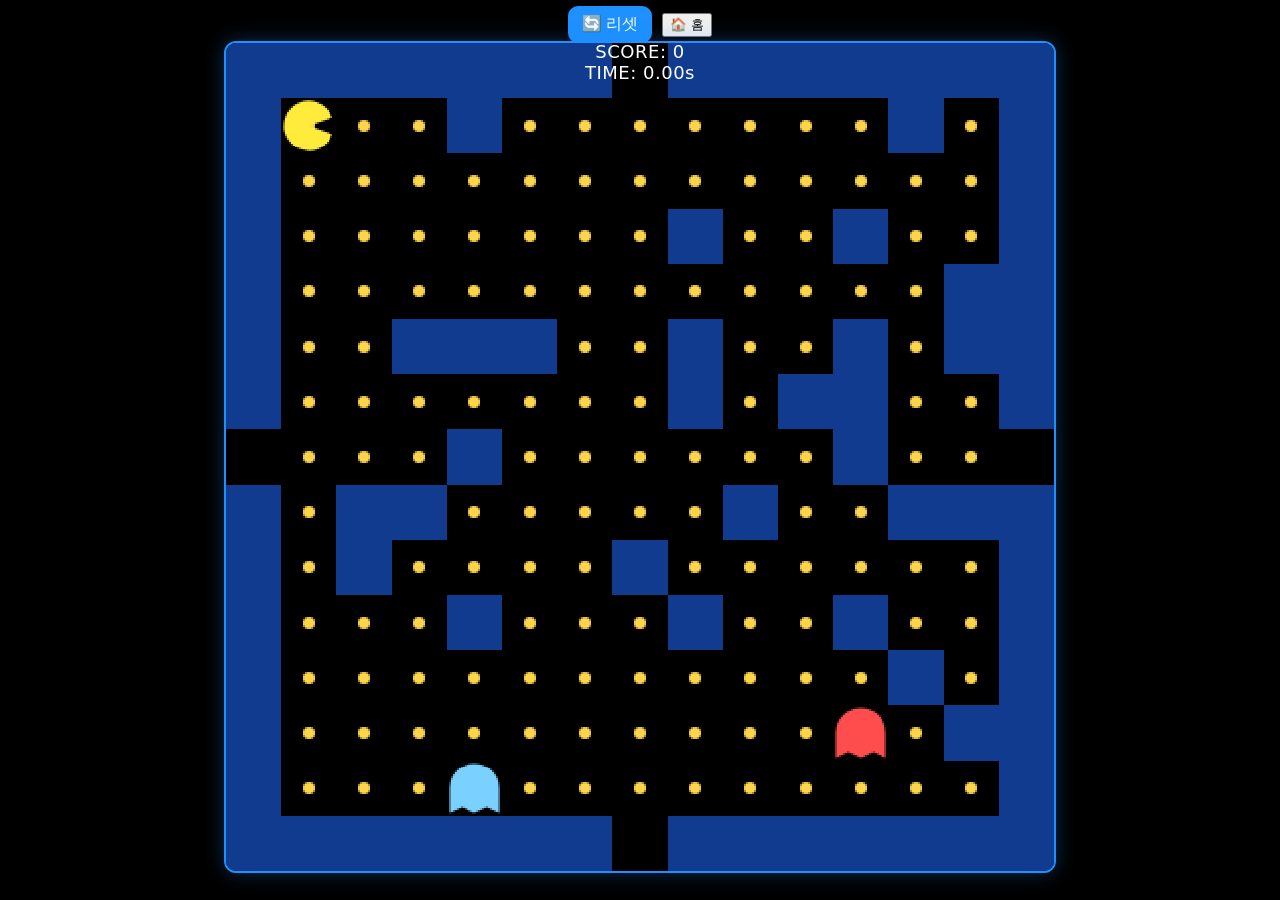
<file: 2.html>
<!DOCTYPE html>
<html lang="ko">
<head>
<meta charset="UTF-8" />
<meta name="viewport" content="width=device-width, initial-scale=1, maximum-scale=1, user-scalable=no"/>
<title>Pacman 15x15 Grid (snapped)</title>
<style>
  html, body {
    margin: 0;
    height: 100%;
    background: #000;
    color: #fff;
    font-family: system-ui, Arial, sans-serif;
    -webkit-touch-callout:none;
    -webkit-user-select:none;
    user-select:none;
    touch-action: none;
  }
  .wrap {
    position: relative;
    height: 100vh;
    display: grid;
    grid-template-rows: auto 1fr;
    overflow: hidden;
    padding-top: env(safe-area-inset-top);
  }
  .topbar {
    display: flex;
    gap: 10px;
    align-items: center;
    justify-content: center;
    padding: 6px 10px;
  }
  #resetBtn {
    padding: 8px 14px;
    font-size: 1rem;
    border: none;
    border-radius: 10px;
    background: #1e90ff;
    color: #fff;
    cursor: pointer;
  }
  #resetBtn:active { filter: brightness(0.9); }

  .stage {
    position: relative;
    display: grid;
    place-items: center;
    transform: translateY(-2vh); /* 화면 살짝 위로 */
  }

  /* 캔버스는 정사각형, 15x15에 맞춤 */
  canvas {
    width: min(92vmin, 92vw, 92vh);
    height: min(92vmin, 92vw, 92vh);
    background: #000;
    border: 2px solid #1e90ff;  /* 15x15 외곽 테두리 */
    border-radius: 12px;
    box-shadow: 0 0 20px rgba(30,144,255,0.3);
    image-rendering: pixelated;
  }

  .hud {
    position: absolute;
    top: 10px; left: 50%;
    transform: translateX(-50%);
    font-size: 18px;
    letter-spacing: .5px;
    text-align: center;
    white-space: nowrap;
    pointer-events: none;
  }
  .overlay {
    position: absolute;
    inset: 0;
    display: none;
    place-items: center;
    background: rgba(0,0,0,0.55);
    text-align: center;
    padding: 20px;
  }
  .overlay.show { display: grid; }
  .overlay h2 { margin: 0 0 8px 0; }
  .overlay p { margin: 4px 0; }

  /* === 동적 조이스틱 (50% 축소) === */
  .joystick {
    position: absolute;
    left: 0; top: 0;
    width: 0; height: 0;
    pointer-events: none;
    opacity: 0;
    transition: opacity .08s ease;
  }
  .joy-base {
    position: absolute;
    width: 80px; height: 80px;
    margin-left: -40px; margin-top: -40px;
    border-radius: 50%;
    background: radial-gradient(ellipse at center, #1b1b1b 0%, #121212 70%);
    border: 2px solid #3a3a3a;
    box-shadow: 0 8px 24px rgba(0,0,0,0.45), inset 0 0 14px rgba(255,255,255,0.06);
  }
  .joy-knob {
    position: absolute;
    width: 44px; height: 44px;
    margin-left: -22px; margin-top: -22px;
    border-radius: 50%;
    background: radial-gradient(ellipse at center, #2a2a2a 0%, #1d1d1d 70%);
    border: 2px solid #5a5a5a;
    box-shadow: 0 6px 16px rgba(0,0,0,0.6), inset 0 0 10px rgba(30,144,255,0.3);
  }
</style>
</head>
<body>
<div class="wrap" id="wrap">
  <div class="topbar">
    <button id="resetBtn">🔄 리셋</button>
    <button id="homeBtn">🏠 홈</button>
  </div>

  <div class="stage" id="stage">
    <!-- 15x15 그리드를 정확히 채우는 420x420 -->
    <canvas id="game" width="420" height="420"></canvas>
    <div class="hud" id="hud">SCORE: 0<br/>TIME: 0.00s</div>

    <div class="overlay" id="overlay">
      <div>
        <h2 id="endTitle">🎉 클리어!</h2>
        <p id="finalTime">기록: -</p>
        <p id="finalScore">점수: -</p>
        <button id="overlayReset" style="padding:10px 16px;border:none;border-radius:10px;background:#1e90ff;color:#fff;cursor:pointer;">다시 시작</button>
      </div>
    </div>

    <div class="joystick" id="joystick">
      <div class="joy-base" id="joyBase"></div>
      <div class="joy-knob" id="joyKnob"></div>
    </div>
  </div>
</div>

<script>
/* ====== 기본 설정 (15x15 전용) ====== */
const canvas = document.getElementById('game');
const ctx = canvas.getContext('2d');
const hud = document.getElementById('hud');
const overlay = document.getElementById('overlay');
const endTitle = document.getElementById('endTitle');
const finalTime = document.getElementById('finalTime');
const finalScore = document.getElementById('finalScore');
const overlayReset = document.getElementById('overlayReset');
const resetBtn = document.getElementById('resetBtn');

const ROWS = 15, COLS = 15;
const TILE = canvas.width / COLS;   // 420/15 = 28
const HALF = TILE / 2;

const BASE_SPEED = 5;
const SPEED_MULT = 0.3;
const SPEED = BASE_SPEED * SPEED_MULT;       // px/frame (격자선 이동)
const GHOST_SPEED = SPEED * 0.9;
const POWER_SPEED_MULT = 2.0;                // ⭐ 별 먹었을 때 배속

const DOT_RADIUS = 3;
const PELLET_SCORE = 10;

const COLLIDE_RADIUS = TILE * 0.6;
const FREEZE_MS = 3000;

/* 장애물 개수(내부 13x13에서 정확히 이만큼 배치, 제약 충족 칸만) */
const WALL_COUNT = 28;  // 필요한 만큼 조정 가능

/* ====== 상태 ====== */
let maze = [];              // 1=벽, 0=길 (15x15)
let pellets = new Set();    // "r,c"
let score = 0;
let startTime = null;
let elapsed = 0;
let isRunning = false;
let gameOver = false;

/* ⭐ 파워별(큰별) 상태 */
let star = null;                 // {r,c, appearAt, expireAt}
let nextStarSpawnAt = 0;         // ms (별이 사라지거나 먹힌 후 10초 뒤)
let powerActiveUntil = 0;        // ms (무적+가속 5초)
let ghostsHiddenUntil = 0;     // 이 시각까지는 유령을 숨김(전부 제거된 상태)
let nextGhostRespawnAt = 0;    // 다음 유령이 스폰될 시각(천천히 한 마리씩)


/* 포털 좌표(경계 중앙 4곳) */
const PORTALS = {
  LEFT:  { r: Math.floor(ROWS/2), c: 0 },
  RIGHT: { r: Math.floor(ROWS/2), c: COLS-1 },
  TOP:   { r: 0, c: Math.floor(COLS/2) },
  BOTTOM:{ r: ROWS-1, c: Math.floor(COLS/2) }
};

const pacman = {
  r: 1, c: 1,               // 셀 좌표
  dir: {x:0, y:0},          // (-1/0/1)
  want:{x:0, y:0},
  frozenUntil: 0,
  hurtTintUntil: 0,
  radius: TILE*0.45,
  _acc: 0
};

function cellCenterX(c){ return c*TILE + HALF; }
function cellCenterY(r){ return r*TILE + HALF; }

/* 👾 유령 */
function makeGhost(r,c,color){
  return { r, c, dir: [{x:1,y:0},{x:-1,y:0},{x:0,y:1},{x:0,y:-1}][Math.floor(Math.random()*4)], color, _acc:0 };
}
let ghosts = [];
const MAX_GHOSTS = 4;

/* ====== 유틸 & 제약 검사 ====== */
function inBounds(r,c){ return r>=0 && r<ROWS && c>=0 && c<COLS; }
function isWall(r,c){ return !inBounds(r,c) || maze[r][c]===1; }
function nowMs(){ return performance.now(); }
const DIRS = [[1,0],[-1,0],[0,1],[0,-1]];

/* (wr,wc)에 벽을 세우면 인접 빈칸이 4면 막힌 '고립칸'이 생기는지 */
function wouldMakeDeadCell(wr, wc){
  for (const [dr,dc] of DIRS){
    const r = wr + dr, c = wc + dc;
    if (!inBounds(r,c) || maze[r][c]===1) continue;
    let walls = 0;
    for (const [d2r,d2c] of DIRS){
      const nr = r + d2r, nc = c + d2c;
      if ((nr===wr && nc===wc) || isWall(nr,nc)) walls++;
    }
    if (walls === 4) return true;
  }
  return false;
}

/* 시작점(1,1)에서 모든 빈칸이 연결돼 있는지 */
function isConnected(){
  let totalEmpty = 0;
  for (let r=0;r<ROWS;r++) for (let c=0;c<COLS;c++) if (maze[r][c]===0) totalEmpty++;

  const sr = 1, sc = 1;
  if (maze[sr][sc]===1) return false;

  const q = [[sr,sc]];
  const seen = Array.from({length:ROWS},()=>Array(COLS).fill(false));
  seen[sr][sc]=true;
  let visited = 1;

  while (q.length){
    const [r,c] = q.shift();
    for (const [dr,dc] of DIRS){
      const nr=r+dr, nc=c+dc;
      if (!inBounds(nr,nc) || seen[nr][nc]) continue;
      if (maze[nr][nc]===0){
        seen[nr][nc]=true;
        visited++;
        q.push([nr,nc]);
      }
    }
  }
  return visited === totalEmpty;
}

/* 내부 13×13에 제약을 만족하는 벽을 WALL_COUNT개 배치 */
function placeRandomWallsWithConstraints(){
  const cand = [];
  for (let r=1;r<ROWS-1;r++){
    for (let c=1;c<COLS-1;c++){
      if (r>=1 && r<=3 && c>=1 && c<=3) continue; // 시작구역 제외
      cand.push([r,c]);
    }
  }
  cand.sort(()=>Math.random()-0.5); // 셔플

  let placed = 0;
  for (let i=0; i<cand.length && placed<WALL_COUNT; i++){
    const [r,c] = cand[i];
    if (maze[r][c]===1) continue;
    if (wouldMakeDeadCell(r,c)) continue;

    // 임시로 세워서 연결성 확인
    maze[r][c] = 1;
    if (!isConnected()){
      maze[r][c] = 0; // 되돌림
      continue;
    }
    placed++;
  }
}

/* ====== 맵 생성: 테두리=벽, 내부=길 → 제약 충족 벽 배치 + 포털 생성 ====== */
function generateMaze(){
  maze = Array.from({length:ROWS},()=>Array(COLS).fill(0));

  // 테두리 벽
  for (let r=0;r<ROWS;r++){ maze[r][0]=1; maze[r][COLS-1]=1; }
  for (let c=0;c<COLS;c++){ maze[0][c]=1; maze[ROWS-1][c]=1; }

  // 포털 구멍(경계 중앙 4개) 뚫기
  maze[PORTALS.LEFT.r][PORTALS.LEFT.c] = 0;
  maze[PORTALS.RIGHT.r][PORTALS.RIGHT.c] = 0;
  maze[PORTALS.TOP.r][PORTALS.TOP.c] = 0;
  maze[PORTALS.BOTTOM.r][PORTALS.BOTTOM.c] = 0;

  // 시작 구역(1..3,1..3) 비우기
  for (let r=1;r<=3;r++) for (let c=1;c<=3;c++) maze[r][c]=0;

  // 내부 13×13에 벽 배치
  placeRandomWallsWithConstraints();
}

/* 펠릿: 전체 15x15 내부 길 위 */
function scatterPellets(){
  pellets = new Set();
  for (let r=1;r<ROWS-1;r++){
    for (let c=1;c<COLS-1;c++){
      if (maze[r][c]===0) pellets.add(`${r},${c}`);
    }
  }
}

function emptyCells(excludeStart=true){
  const arr=[];
  for (let r=1;r<ROWS-1;r++){
    for (let c=1;c<COLS-1;c++){
      if (maze[r][c]===0){
        if (excludeStart && (r<=3 && c<=3)) continue;
        arr.push({r,c});
      }
    }
  }
  return arr;
}
function addGhostRandom(color){
  const cells = emptyCells(true);
  if (!cells.length) return;
  const {r,c} = cells[Math.floor(Math.random()*cells.length)];
  ghosts.push(makeGhost(r,c,color));
}
function placeActors(){
  pacman.r=1; pacman.c=1; pacman.dir={x:0,y:0}; pacman.want={x:0,y:0};
  pacman.frozenUntil=0; pacman.hurtTintUntil=0; pacman._acc=0;

  ghosts = [];
  addGhostRandom('#ff4d4d');
  addGhostRandom('#7ad1ff');
}

/* ====== 포털 워프 ====== */
function portalWrap(actor){
  // 좌우
  if (actor.r === PORTALS.LEFT.r && actor.c === PORTALS.LEFT.c){
    actor.c = COLS - 2; // 오른쪽 안쪽 칸으로 워프
  } else if (actor.r === PORTALS.RIGHT.r && actor.c === PORTALS.RIGHT.c){
    actor.c = 1;        // 왼쪽 안쪽 칸으로 워프
  }
  // 상하
  else if (actor.c === PORTALS.TOP.c && actor.r === PORTALS.TOP.r){
    actor.r = ROWS - 2; // 아래쪽 안쪽 칸으로 워프
  } else if (actor.c === PORTALS.BOTTOM.c && actor.r === PORTALS.BOTTOM.r){
    actor.r = 1;        // 위쪽 안쪽 칸으로 워프
  }
}

/* ====== 이동 (격자 스냅) ====== */
function canMove(r,c){ return inBounds(r,c) && maze[r][c]===0; }

function tryTurnGrid(actor){
  const w = actor===pacman ? pacman.want : actor.want;
  if (!w || (w.x===0 && w.y===0)) return;
  const nr = actor.r + w.y, nc = actor.c + w.x;
  if (canMove(nr, nc)) actor.dir = {x:w.x, y:w.y};
}

function stepAlongGrid(actor, speed){
  const dir = actor.dir;
  if (dir.x===0 && dir.y===0) return;
  const nr = actor.r + dir.y;
  const nc = actor.c + dir.x;

  if (canMove(nr, nc)){
    actor._acc = (actor._acc||0) + speed;
    if (actor._acc >= TILE){
      actor._acc -= TILE;
      actor.r = nr; actor.c = nc;
      portalWrap(actor); // 포털 처리
    }
  } else {
    actor.dir = {x:0,y:0};
    actor._acc = 0;
  }
}

/* 팩맨 이동 */
function movePacman(){
  if (nowMs() < pacman.frozenUntil) return;
  if ((pacman.dir.x===0 && pacman.dir.y===0) || pacman._acc===0) tryTurnGrid(pacman);

  const now = nowMs();
  const boost = (now < powerActiveUntil) ? POWER_SPEED_MULT : 1;
  stepAlongGrid(pacman, SPEED * boost);

  const key = `${pacman.r},${pacman.c}`;
  if (pellets.has(key)){ pellets.delete(key); score += PELLET_SCORE; }
}

/* 유령 이동 (플레이어 쪽 가끔 우선) */
function dirsTowardPlayerFrom(r,c){
  const cand = [{x:1,y:0},{x:-1,y:0},{x:0,y:1},{x:0,y:-1}];
  return cand.sort((a,b)=>{
    const da = Math.abs((c+a.x) - pacman.c) + Math.abs((r+a.y) - pacman.r);
    const db = Math.abs((c+b.x) - pacman.c) + Math.abs((r+b.y) - pacman.r);
    return da - db;
  });
}
function randomDirs(){ return [{x:1,y:0},{x:-1,y:0},{x:0,y:1},{x:0,y:-1}].sort(()=>Math.random()-0.5); }
function moveGhost(g){
  if (!g.dir || g._acc===0){
    const pri = (Math.random()<0.1) ? dirsTowardPlayerFrom(g.r,g.c) : randomDirs();
    let set=false;
    for (const d of pri){
      if (canMove(g.r + d.y, g.c + d.x)){ g.dir=d; set=true; break; }
    }
    if (!set) g.dir={x:0,y:0};
  }
  stepAlongGrid(g, GHOST_SPEED);
}

/* 충돌 */
function hitGhost(){
  for (const g of ghosts){
    if (g.r===pacman.r && g.c===pacman.c) return true;
  }
  return false;
}
function applyFreezePenalty(){
  pacman.frozenUntil = nowMs() + FREEZE_MS;
  pacman.hurtTintUntil = nowMs() + 500;
}

/* ====== 별(파워업) 로직 ====== */
function spawnStarFromPellets(){
  if (pellets.size === 0) return false;
  const idx = Math.floor(Math.random()*pellets.size);
  let i=0, chosen=null;
  for (const k of pellets){ if (i===idx){ chosen=k; break; } i++; }
  if (!chosen) return false;
  const [r,c] = chosen.split(',').map(Number);
  pellets.delete(chosen); // 펠릿 -> 별로 변환
  const now = nowMs();
  star = { r, c, appearAt: now, expireAt: now + 15000 }; // 15초 후 사라짐
  return true;
}

function trySpawnStar(now){
  if (star) return;
  if (now >= nextStarSpawnAt){
    const ok = spawnStarFromPellets();
    if (!ok){
      // 펠릿이 없으면 다음 기회 연기
      nextStarSpawnAt = now + 10000;
    }
  }
}

function maybeConsumeStar(){
  if (!star) return;
  if (pacman.r === star.r && pacman.c === star.c){
    star = null;
    powerActiveUntil = nowMs() + 8000;    // 무적+가속 유지시간(원 코드 유지)
    nextStarSpawnAt = nowMs() + 10000;    // 다음 별 스폰 예약

    // ⭐ 요구사항: 유령 전부 제거 → 일정 시간 후부터 하나씩 재등장
    ghosts = [];                          // ① 즉시 전부 제거
    ghostsHiddenUntil = nowMs() + 10000;   // ② 3초간은 아예 없음(원하면 2000~5000ms로 조정)
    nextGhostRespawnAt = ghostsHiddenUntil; // ③ 숨김 끝나자마자 첫 마리 등장 예약
  }
}


/* ====== 그리기 ====== */
function drawMaze(){
  for (let r=0;r<ROWS;r++){
    for (let c=0;c<COLS;c++){
      if (maze[r][c]===1){
        ctx.fillStyle = '#113b8f';
        ctx.fillRect(c*TILE, r*TILE, TILE, TILE);
      }
    }
  }
  // 펠릿
  ctx.fillStyle = '#ffd54a';
  pellets.forEach(k=>{
    const [r,c] = k.split(',').map(Number);
    const cx = c*TILE + HALF, cy = r*TILE + HALF;
    ctx.beginPath();
    ctx.arc(cx, cy, DOT_RADIUS, 0, Math.PI*2);
    ctx.fill();
  });

  // ⭐ 큰별
  if (star){
    drawStar(star.c*TILE + HALF, star.r*TILE + HALF, DOT_RADIUS*2.0, '#fff27a', '#ffd700');
  }
}

function drawStar(cx, cy, radius, fill, stroke){
  // 간단한 5각 별
  const spikes = 5;
  let rot = Math.PI / 2 * 3;
  let x = cx, y = cy;
  const step = Math.PI / spikes;

  ctx.beginPath();
  ctx.moveTo(cx, cy - radius);
  for (let i = 0; i < spikes; i++) {
    x = cx + Math.cos(rot) * radius;
    y = cy + Math.sin(rot) * radius;
    ctx.lineTo(x, y);
    rot += step;

    x = cx + Math.cos(rot) * (radius * 0.5);
    y = cy + Math.sin(rot) * (radius * 0.5);
    ctx.lineTo(x, y);
    rot += step;
  }
  ctx.lineTo(cx, cy - radius);
  ctx.closePath();
  ctx.fillStyle = fill;
  ctx.fill();
  ctx.lineWidth = 2;
  ctx.strokeStyle = stroke;
  ctx.stroke();
}

function drawPacman(){
  const frozen = nowMs() < pacman.frozenUntil;
  const hurt = nowMs() < pacman.hurtTintUntil;
  const cx = pacman.c*TILE + HALF, cy = pacman.r*TILE + HALF;



  const isPower = nowMs() < powerActiveUntil;
  ctx.fillStyle = isPower ? '#00ff00' : (hurt ? '#ff6b6b' : '#ffeb3b');


  const mouthOpen = frozen ? 0.1 : 0.35;
  const ang = Math.atan2(pacman.dir.y, pacman.dir.x) || 0;
  ctx.beginPath();
  ctx.moveTo(cx, cy);
  ctx.arc(cx, cy, pacman.radius, ang + mouthOpen, ang - mouthOpen, false);
  ctx.closePath();
  ctx.fill();
}
function drawGhost(g){
  const cx = g.c*TILE + HALF, cy = g.r*TILE + HALF, r = TILE*0.45;
  ctx.fillStyle = g.color;
  ctx.beginPath();
  ctx.arc(cx, cy, r, Math.PI, 0);
  ctx.lineTo(cx + r, cy + r);
  const teeth = 4;
  for (let i=teeth; i>=0; i--){
    const px = cx - r + (2*r/teeth)*i;
    const py = cy + r - ((i%2) ? r*0.25 : 0);
    ctx.lineTo(px, py);
  }
  ctx.closePath();
  ctx.fill();
}

/* HUD */
function updateHud(){
  const t = isRunning && startTime ? ((performance.now() - startTime)/1000) : elapsed;
  const leftPower = Math.max(0, powerActiveUntil - nowMs());
  const powerTxt = leftPower > 0 ? ` | POWER: ${(leftPower/1000).toFixed(1)}s` : '';
  hud.innerHTML = `SCORE: ${score}${powerTxt}<br/>TIME: ${t.toFixed(2)}s`;
}

/* 루프 */
function gameStep(){
  if (gameOver){ updateHud(); return; }

  if (isRunning){
    // 유령 스폰 정책: 숨김 시간 이후, 목표 수까지 2초 간격으로 한 마리씩 재등장
    const sec = (performance.now() - startTime) / 1000;
    const target = Math.min(MAX_GHOSTS, 2 + Math.floor(sec / 25)); // 항상 4로 고정하려면: const target = MAX_GHOSTS;
    const now = nowMs();

    if (now >= ghostsHiddenUntil && ghosts.length < target && now >= nextGhostRespawnAt) {
      const palette = ['#ff4d4d','#7ad1ff','#ff99ff','#ffd166'];
      const color = palette[ghosts.length % palette.length];
      addGhostRandom(color);
      nextGhostRespawnAt = now + 5000; //5초 간격
    }

    // ⭐ 별 스폰/만료 관리
    trySpawnStar(now);
    if (star && now >= star.expireAt){
      star = null;
      nextStarSpawnAt = now + 10000;
    }

    movePacman();
    maybeConsumeStar(); // 별 먹음 체크
    ghosts.forEach(moveGhost);

    // 충돌 - 파워 중에는 무적
    if (hitGhost()){
      if (now >= powerActiveUntil){
        applyFreezePenalty();
      }
    }

    elapsed = (performance.now() - startTime) / 1000;

    // 남은 펠릿/별 없으면 클리어
    if (pellets.size===0 && !star){
      gameOver = true;
      endTitle.textContent = '🎉 클리어!';
      finalTime.textContent = `기록: ${elapsed.toFixed(2)}초`;
      finalScore.textContent = `점수: ${score}`;
      overlay.classList.add('show');
    }
  }

  ctx.clearRect(0,0,canvas.width,canvas.height);
  drawMaze();
  if (!gameOver) drawPacman();
  ghosts.forEach(drawGhost);
  updateHud();

  requestAnimationFrame(gameStep);
}

/* ====== 입력: 키보드 ====== */
window.addEventListener('keydown', (e)=>{
  let used=true;
  if (e.key==='ArrowUp')    pacman.want = {x:0,y:-1};
  else if (e.key==='ArrowDown') pacman.want = {x:0,y:1};
  else if (e.key==='ArrowLeft') pacman.want = {x:-1,y:0};
  else if (e.key==='ArrowRight')pacman.want = {x:1,y:0};
  else used=false;

  if (used){
    if (!isRunning){ isRunning = true; if (!startTime) startTime = performance.now(); }
    e.preventDefault();
  }
});

/* 🔴 키에서 손 떼면 즉시 멈춤 */
window.addEventListener('keyup', (e)=>{
  if (["ArrowUp","ArrowDown","ArrowLeft","ArrowRight"].includes(e.key)) {
    pacman.want = {x:0, y:0};
    pacman.dir  = {x:0, y:0};
    pacman._acc = 0;
  }
});

/* ====== 입력: 동적 조이스틱 ====== */
const stage = document.getElementById('stage');
const joy = document.getElementById('joystick');
const joyBase = document.getElementById('joyBase');
const joyKnob = document.getElementById('joyKnob');

let joyActive=false;
let joyCenter={x:0,y:0};
/* ⬇ 50% 축소에 맞춰 반경도 60 → 30 */
const MAX_RADIUS=60;

function showJoystick(x,y){ joy.style.left=x+'px'; joy.style.top=y+'px'; joy.style.opacity=1; }
function hideJoystick(){ joy.style.opacity=0; }

function setKnob(dx,dy){
  const len = Math.hypot(dx,dy);
  const clamped = Math.min(len, MAX_RADIUS);
  const nx = len>0 ? dx*(clamped/len) : 0;
  const ny = len>0 ? dy*(clamped/len) : 0;
  joyKnob.style.left = (joyCenter.x + nx) + 'px';
  joyKnob.style.top  = (joyCenter.y + ny) + 'px';

  if (len<5){ pacman.want={x:0,y:0}; return; }

  const dir = (Math.abs(dx)>=Math.abs(dy)) 
  ? {x:Math.sign(dx), y:0} 
  : {x:0, y:Math.sign(dy)};
pacman.want = dir;
pacman.dir  = dir; // 👈 즉시 반영

  
  if (!isRunning){ isRunning=true; if (!startTime) startTime=performance.now(); }
}

function getPoint(e){ return (e.touches && e.touches[0]) ? {x:e.touches[0].clientX, y:e.touches[0].clientY} : {x:e.clientX, y:e.clientY}; }
function onPointerDown(e){
  e.preventDefault();
  const p=getPoint(e);
  joyActive=true; showJoystick(p.x,p.y);
  joyCenter={x:0,y:0};
  joyBase.style.left='0px'; joyBase.style.top='0px';
  joyKnob.style.left='0px'; joyKnob.style.top='0px';
  if (!isRunning){ isRunning=true; if (!startTime) startTime=performance.now(); }
}
function onPointerMove(e){
  if (!joyActive) return;
  e.preventDefault();
  const rect = joy.getBoundingClientRect();
  const p=getPoint(e);
  setKnob(p.x - rect.left, p.y - rect.top);
}
function onPointerUp(e){
  if (!joyActive) return;
  e.preventDefault();
  joyActive=false; hideJoystick();
  pacman.want={x:0,y:0};
  pacman.dir={x:0,y:0};   // 🔴 손 떼면 즉시 멈춤
  pacman._acc=0;
}

stage.addEventListener('touchstart', onPointerDown, {passive:false});
stage.addEventListener('touchmove',  onPointerMove,  {passive:false});
stage.addEventListener('touchend',   onPointerUp,    {passive:false});
stage.addEventListener('mousedown',  onPointerDown);
window.addEventListener('mousemove', onPointerMove);
window.addEventListener('mouseup',   onPointerUp);

/* ====== 리셋 & 시작 ====== */
function resetGame(){
  score=0; startTime=null; elapsed=0; isRunning=false; gameOver=false;
  overlay.classList.remove('show');
  endTitle.textContent='🎉 클리어!';

  generateMaze();
  scatterPellets();
  placeActors();

  // ⭐ 별/파워 초기화
  star = null;
  powerActiveUntil = 0;
  nextStarSpawnAt = nowMs() + 10000; // 시작 후 10초 뒤 첫 별

  ghostsHiddenUntil = 0;
  nextGhostRespawnAt = 0;

  updateHud();
}
resetBtn.addEventListener('click', resetGame);
overlayReset.addEventListener('click', resetGame);
const homeBtn = document.getElementById('homeBtn');
homeBtn.addEventListener('click', () => {
  location.href = "index.html";
});

resetGame();
requestAnimationFrame(gameStep);
</script>
</body>
</html>
</file>
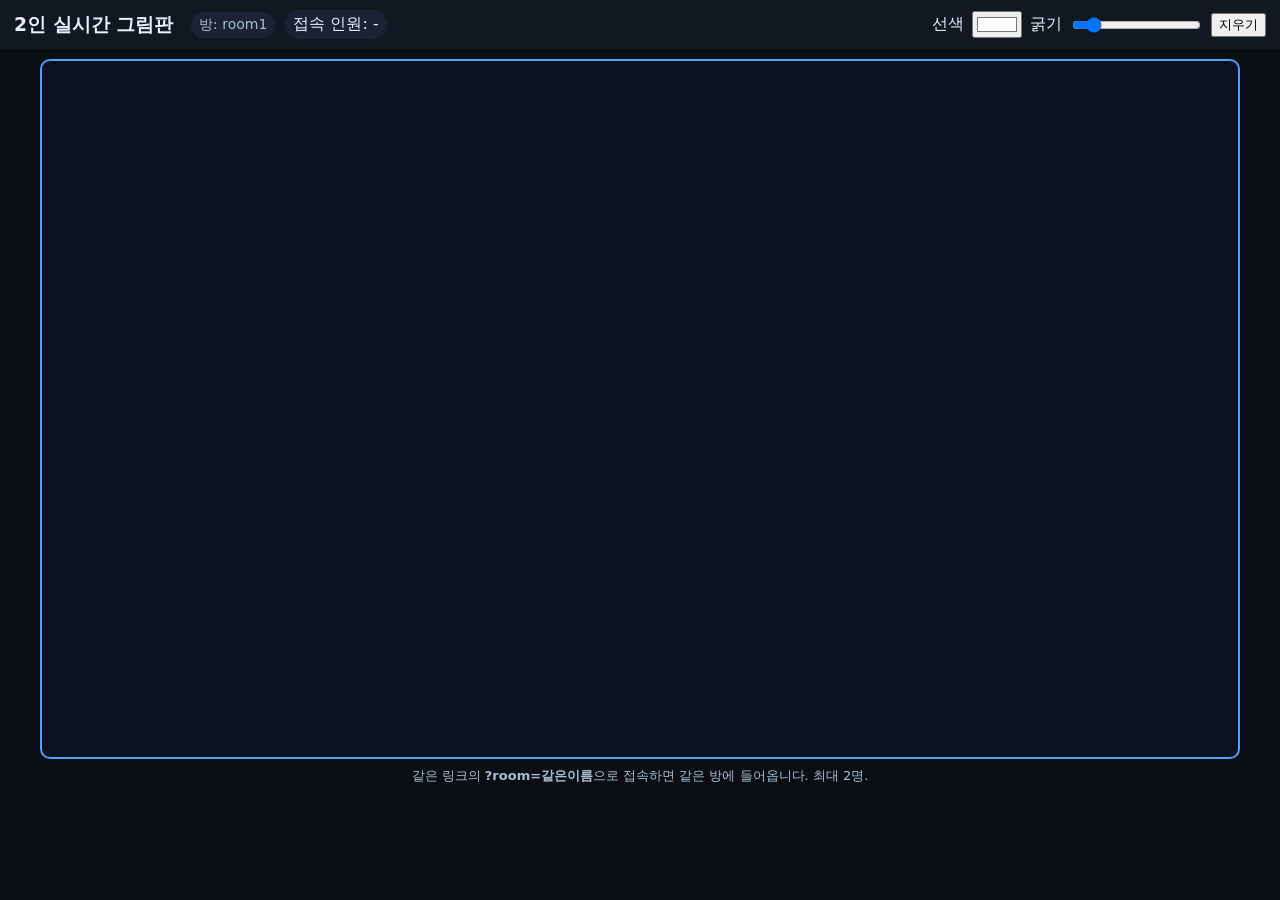
<file: 3.html>
<!DOCTYPE html>
<html lang="ko">
<head>
<meta charset="utf-8"/>
<meta name="viewport" content="width=device-width,initial-scale=1,maximum-scale=1,user-scalable=no"/>
<title>2인 실시간 그림판</title>
<style>
  :root{--bg:#0b0f14;--panel:#121821;--card:#101725;--pri:#4ea1ff;--txt:#e8f1ff;--sub:#a7bed3;}
  *{box-sizing:border-box}
  html,body{margin:0;height:100%;background:var(--bg);color:var(--txt);font-family:system-ui,Arial}
  header{padding:10px 14px;background:var(--panel);display:flex;gap:10px;align-items:center;flex-wrap:wrap}
  header > *{margin:0}
  #roomInfo{font-size:14px;color:var(--sub)}
  .toolbar{display:flex;gap:8px;align-items:center;flex-wrap:wrap;margin-left:auto}
  .toolbar input[type="color"], .toolbar input[type="range"], .toolbar button{cursor:pointer}
  .wrap{padding:10px}
  canvas{background:#0d1220;border:2px solid var(--pri);border-radius:10px;display:block;margin:0 auto;touch-action:none;max-width:100%;height:auto}
  .hint{margin-top:8px;text-align:center;color:var(--sub);font-size:13px}
  .badge{background:#1a2233;padding:4px 8px;border-radius:999px}
</style>
</head>
<body>
<header>
  <h3 style="margin-right:8px">2인 실시간 그림판</h3>
  <span id="roomInfo" class="badge">방: (연결 중...)</span>
  <span id="peerInfo" class="badge">접속 인원: -</span>
  <div class="toolbar">
    선색 <input id="color" type="color" value="#ffffff"/>
    굵기 <input id="size" type="range" min="1" max="40" value="6"/>
    <button id="clearBtn">지우기</button>
  </div>
</header>
<div class="wrap">
  <canvas id="board" width="1200" height="700"></canvas>
  <div class="hint">같은 링크의 <b>?room=같은이름</b>으로 접속하면 같은 방에 들어옵니다. 최대 2명.</div>
</div>

<!-- Socket.IO client (CDN) -->
<script src="https://cdn.socket.io/4.7.5/socket.io.min.js"></script>
<script>
  // 1) 서버 URL
  const WS_URL = "http://34.169.81.154:8080"; // ← VM 외부 IP 확인 후 맞게 수정하세요

  // 2) 방 이름
  const params = new URLSearchParams(location.search);
  const room = params.get("room") || "room1";
  document.getElementById('roomInfo').textContent = `방: ${room}`;

  // 3) Canvas 준비
  const canvas = document.getElementById('board');
  const ctx = canvas.getContext('2d');
  function fitCanvas() {
    const dpr = Math.max(1, window.devicePixelRatio || 1);
    const cssWidth = Math.min(window.innerWidth - 20, 1200);
    const cssHeight = Math.min(window.innerHeight - 90, 700);
    canvas.style.width = cssWidth + "px";
    canvas.style.height = cssHeight + "px";
    canvas.width = Math.floor(cssWidth * dpr);
    canvas.height = Math.floor(cssHeight * dpr);
    ctx.setTransform(dpr,0,0,dpr,0,0);
  }
  window.addEventListener('resize', fitCanvas);
  fitCanvas();

  // 4) 그리기 상태
  const colorEl = document.getElementById('color');
  const sizeEl  = document.getElementById('size');
  const clearBtn = document.getElementById('clearBtn');
  let drawing = false;
  let last = null;

  function beginStroke(x,y) {
    drawing = true;
    last = {x,y};
    ctx.beginPath();
    ctx.moveTo(x,y);
  }
  function moveStroke(x,y,col,sz) {
    if(!drawing) return;
    ctx.strokeStyle = col; ctx.lineWidth = sz; ctx.lineCap = 'round'; ctx.lineJoin='round';
    ctx.lineTo(x,y);
    ctx.stroke();
    last = {x,y};
  }
  function endStroke() { drawing = false; last = null; }

  // 5) 입력 핸들러
  function posFromEvent(e) {
    const rect = canvas.getBoundingClientRect();
    if(e.touches && e.touches[0]) {
      return { x: e.touches[0].clientX - rect.left, y: e.touches[0].clientY - rect.top };
    } else {
      return { x: e.clientX - rect.left, y: e.clientY - rect.top };
    }
  }
  canvas.addEventListener('mousedown', e=>{
    const p = posFromEvent(e); beginStroke(p.x,p.y);
    socket.emit('draw', {room, t:'b', x:p.x, y:p.y});
  });
  canvas.addEventListener('mousemove', e=>{
    if(!drawing) return;
    const p = posFromEvent(e);
    moveStroke(p.x,p.y, colorEl.value, Number(sizeEl.value));
    socket.emit('draw', {room, t:'m', x:p.x, y:p.y, c:colorEl.value, s:Number(sizeEl.value)});
  });
  window.addEventListener('mouseup', e=>{
    if(drawing) {
      endStroke();
      socket.emit('draw', {room, t:'e'});
    }
  });

  canvas.addEventListener('touchstart', e=>{
    e.preventDefault();
    const p = posFromEvent(e); beginStroke(p.x,p.y);
    socket.emit('draw', {room, t:'b', x:p.x, y:p.y});
  }, {passive:false});
  canvas.addEventListener('touchmove', e=>{
    e.preventDefault();
    const p = posFromEvent(e);
    moveStroke(p.x,p.y, colorEl.value, Number(sizeEl.value));
    socket.emit('draw', {room, t:'m', x:p.x, y:p.y, c:colorEl.value, s:Number(sizeEl.value)});
  }, {passive:false});
  canvas.addEventListener('touchend', e=>{
    e.preventDefault();
    if(drawing){ endStroke(); socket.emit('draw', {room, t:'e'}); }
  });

  clearBtn.addEventListener('click', ()=>{
    ctx.clearRect(0,0,canvas.width,canvas.height);
    socket.emit('clear', {room});
  });

  // 6) 소켓 연결
  const socket = io(WS_URL, {transports:['websocket']});
  socket.on('connect', ()=>{
    console.log("서버에 연결됨");
    socket.emit('join', {room});
  });
  socket.on('room_full', ()=>{
    alert('이 방은 이미 2명이 사용 중입니다. 다른 방 이름으로 접속해주세요. (예: ?room=room2)');
  });
  socket.on('peer_count', n=>{
    document.getElementById('peerInfo').textContent = `접속 인원: ${n}`;
  });
  socket.on('draw', msg=>{
    if(msg.t==='b'){ beginStroke(msg.x, msg.y); }
    else if(msg.t==='m'){ moveStroke(msg.x, msg.y, msg.c, msg.s); }
    else if(msg.t==='e'){ endStroke(); }
  });
  socket.on('clear', ()=>{
    ctx.clearRect(0,0,canvas.width,canvas.height);
  });
</script>
</body>
</html>
</file>
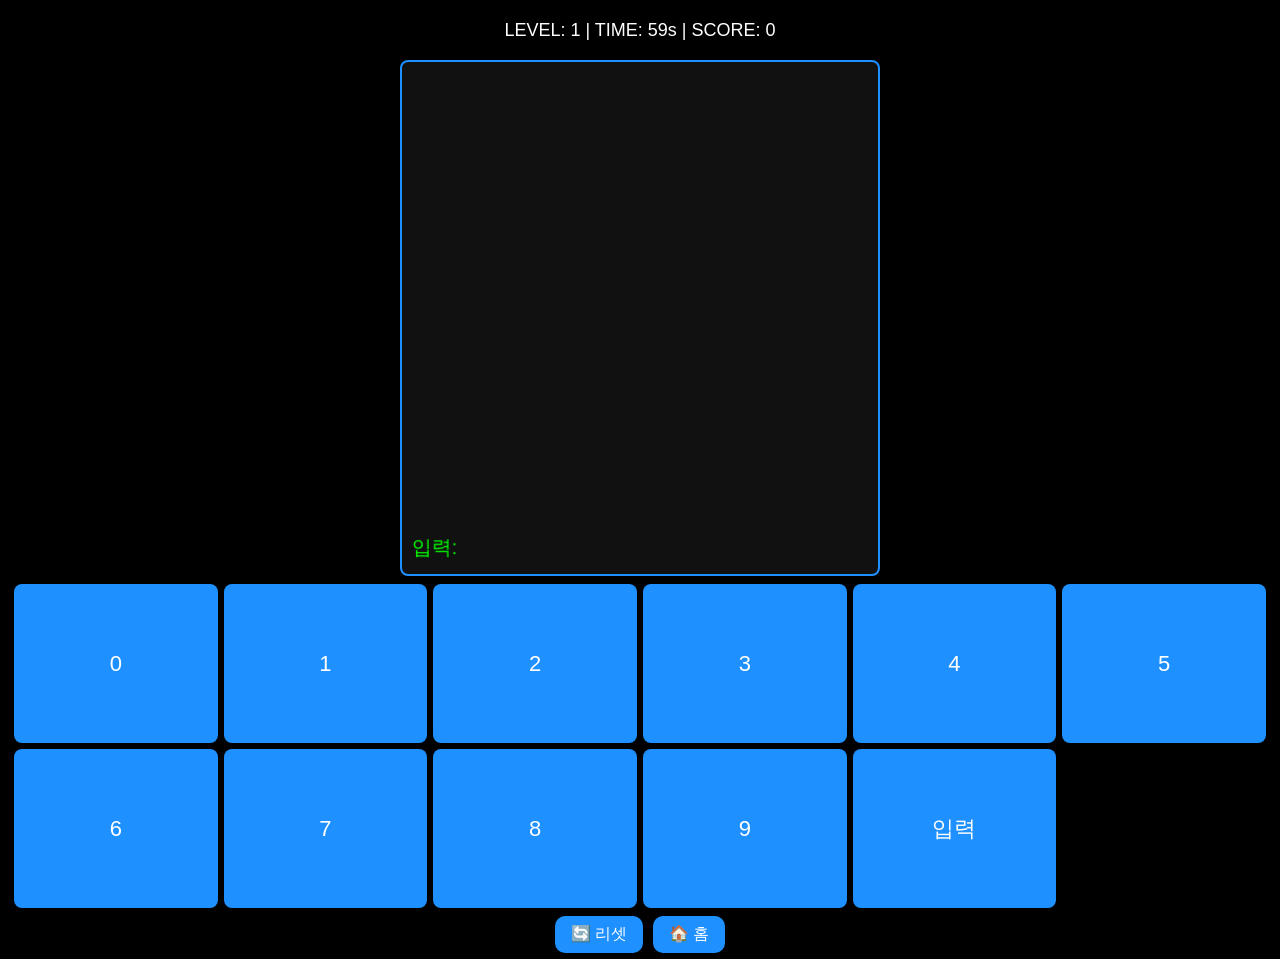
<file: 4.html>
<!DOCTYPE html>
<html lang="ko">
<head>
<meta charset="UTF-8" />
<meta name="viewport" content="width=device-width, initial-scale=1.0">
<title>덧셈 연습 게임</title>
<style>
  :root{
    --wrap-h: 100dvh;
    --hud-h: 44px;
    --controls-h: 36dvh;
    --canvas-h: calc(var(--wrap-h) - var(--hud-h) - var(--controls-h) - 16px);
  }
  *{ box-sizing: border-box; }
  body { margin:0; background:#000; color:#fff; font-family:sans-serif; text-align:center; }

  .wrap{
    height: var(--wrap-h);
    display: grid;
    grid-template-rows: var(--hud-h) 1fr var(--controls-h) auto;
    gap: 8px;
    padding: 8px;
  }

  #hud { font-size:18px; display:flex; align-items:center; justify-content:center; }

  .canvasBox{
    display:flex; justify-content:center; align-items:center;
    height: var(--canvas-h);
    min-height: 220px;
  }
  canvas {
    background:#111;
    border:2px solid #1e90ff; border-radius:8px;
    max-width: 100%;
    max-height: 100%;
    width: min(480px, 92vw);
    height: 100%;
  }

  /* 숫자패드 + 입력 버튼 */
  .controls { 
    display:grid;
    grid-template-columns: repeat(6, 1fr); /* 6열로 */
    grid-auto-rows: 1fr;
    gap:6px; 
    padding: 0 6px;
    align-items: stretch;
  }
  .controls button{
    width: 100%; height: 100%;
    font-size: clamp(16px, 3vw, 22px);
    border:none; border-radius:8px; background:#1e90ff; color:#fff; cursor:pointer;
    padding: 6px;
  }

  .actions{
    display:flex; justify-content:center; gap:10px; padding-bottom: 6px;
  }
  #resetBtn, #homeBtn {
    padding:8px 16px; font-size:16px; border:none; border-radius:10px; background:#1e90ff; color:#fff; cursor:pointer;
  }
</style>
</head>
<body>
<div class="wrap">
  <div id="hud">LEVEL: 1 | TIME: 60</div>

  <div class="canvasBox">
    <canvas id="game"></canvas>
  </div>

  <div class="controls" id="numPad"></div>

  <div class="actions">
    <button id="resetBtn">🔄 리셋</button>
    <button id="homeBtn">🏠 홈</button>
  </div>
</div>

<script>
const canvas = document.getElementById("game");
const ctx = canvas.getContext("2d");
const hud = document.getElementById("hud");

function resizeCanvas(){
  const dpr = window.devicePixelRatio || 1;
  const rect = canvas.getBoundingClientRect();
  canvas.width  = Math.max(300, Math.floor(rect.width * dpr));
  canvas.height = Math.max(380, Math.floor(rect.height * dpr));
  ctx.setTransform(dpr, 0, 0, dpr, 0, 0);
  ctx.font = "20px Arial";
}
window.addEventListener('resize', resizeCanvas);

let problems = [];
let level = 1, timeLeft = 60, score = 0;
let currentInput = "";
let isRunning = false;
let timerId = null;
let spawnTimer = null;
let fallSpeed = 1.2;

function makeProblem(){
  const a = Math.floor(Math.random()*90)+10;
  const b = Math.floor(Math.random()*9)+1;
  const maxX = Math.max(40, canvas.getBoundingClientRect().width - 40);
  const x = Math.random()* (maxX - 40) + 20;
  return { text:`${a}+${b}`, ans:a+b, x, y: 0 };
}

function setLevelSpeed(){
  if(level === 1)      fallSpeed = 1.2 * 0.2;
  else if(level === 2) fallSpeed = 1.2 * 0.3;
  else if(level === 3) fallSpeed = 1.2 * 0.4;
}

function setSpawnTimer(){
  if (spawnTimer) clearInterval(spawnTimer);
  let intervalMs = (level >= 2) ? 4000 : 5000;
  spawnTimer = setInterval(()=>{
    if(!isRunning) return;
    if (problems.length === 0) {
      problems.push(makeProblem());
    }
  }, intervalMs);
}

function resetGame(){
  level = 1; timeLeft = 60; score = 0;
  problems = []; currentInput = "";
  isRunning = true;

  setLevelSpeed();
  setSpawnTimer();

  clearInterval(timerId);
  timerId = setInterval(tick, 1000);

  resizeCanvas();
  cancelAnimationFrame(_rafId);
  _rafId = requestAnimationFrame(loop);
}
document.getElementById("resetBtn").onclick = resetGame;
document.getElementById("homeBtn").onclick = () => { location.href = "index.html"; };

function tick(){
  if(!isRunning) return;
  timeLeft--;
  if(timeLeft <= 0){
    level++;
    if(level > 3){
      alert("🎉 모든 레벨 클리어! 승리!");
      isRunning = false;
      clearInterval(timerId);
      if(spawnTimer) clearInterval(spawnTimer);
      return;
    }
    timeLeft = 60;
    setLevelSpeed();
    setSpawnTimer();
    alert(`레벨 ${level} 시작!`);
  }
}

let _rafId = 0;
function loop(){
  if(!isRunning) return;
  const rect = canvas.getBoundingClientRect();
  const W = rect.width, H = rect.height;

  ctx.clearRect(0,0,W,H);
  problems.forEach(p => p.y += fallSpeed);

  for(const p of problems){
    if(p.y >= H - 10){
      alert("💀 문제를 놓쳤습니다! 다시 시작하세요.");
      resetGame();
      return;
    }
  }

  ctx.fillStyle = "#fff";
  ctx.font = "20px Arial";
  problems.forEach(p => ctx.fillText(p.text, p.x, p.y));

  ctx.fillStyle = "#0f0";
  ctx.fillText("입력: " + currentInput, 10, Math.max(30, H - 20));

  hud.textContent = `LEVEL: ${level} | TIME: ${timeLeft}s | SCORE: ${score}`;
  _rafId = requestAnimationFrame(loop);
}

function checkAnswer(){
  if(currentInput === "") return;
  const num = parseInt(currentInput);
  for(let i=0;i<problems.length;i++){
    if(problems[i].ans === num){
      problems.splice(i,1);
      score++;
      break;
    }
  }
  currentInput = "";
}

/* 번호키 + 입력 버튼 */
const pad = document.getElementById("numPad");
(function buildPad(){
  for(let i=0;i<=9;i++){
    const btn = document.createElement("button");
    btn.textContent = i;
    btn.onclick = () => { currentInput += i; };
    pad.appendChild(btn);
  }
  const enterBtn = document.createElement("button");
  enterBtn.textContent = "입력";
  enterBtn.onclick = checkAnswer;
  pad.appendChild(enterBtn);
})();

resizeCanvas();
resetGame();
</script>
</body>
</html>
</file>
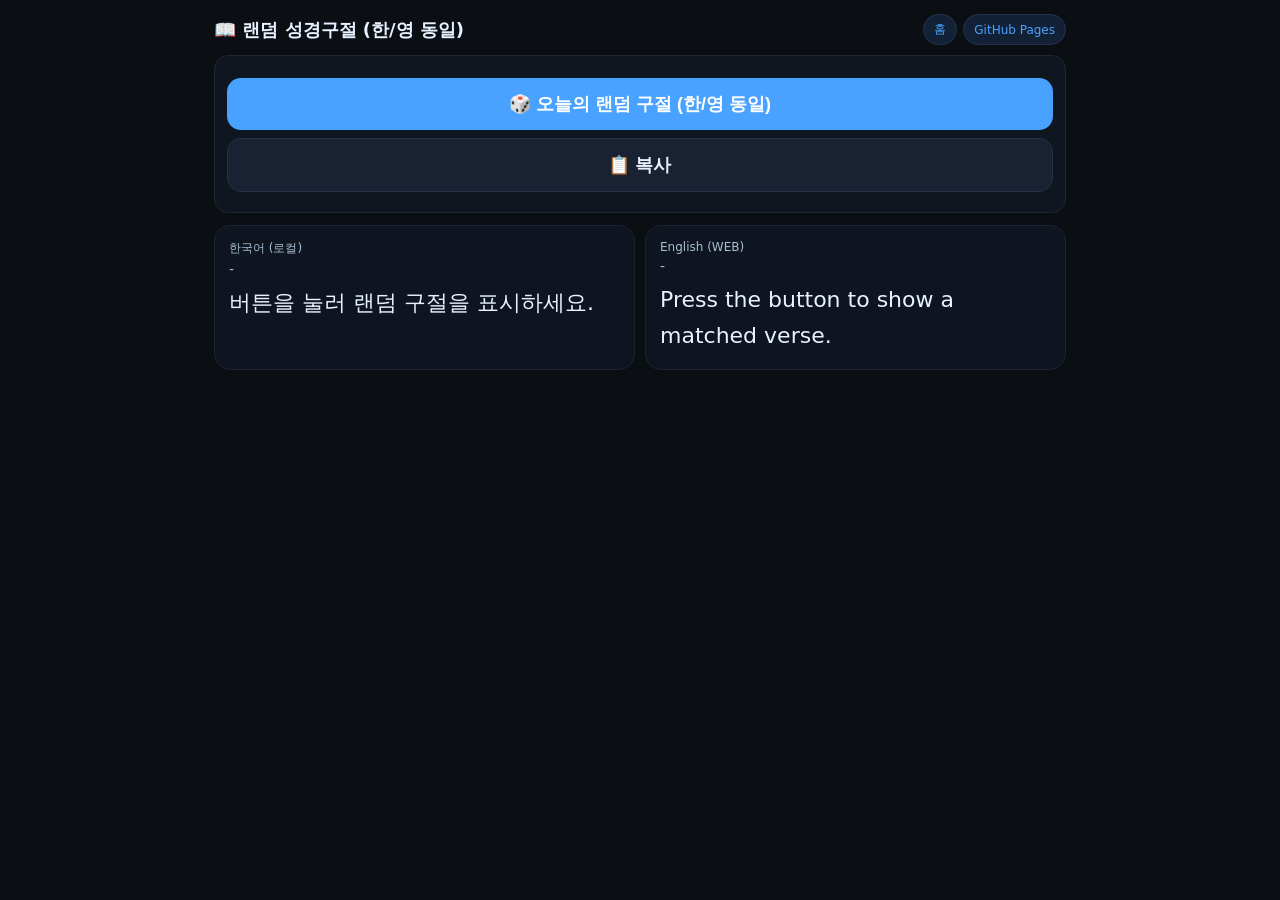
<file: 5.html>
<!DOCTYPE html>
<html lang="ko">
<head>
<meta charset="utf-8" />
<meta name="viewport" content="width=device-width, initial-scale=1" />
<title>랜덤 성경구절 (한/영 동일)</title>
<style>
  :root{
    --bg:#0b0f14; --panel:#101620; --card:#0f1520; --pri:#49a2ff; --txt:#e8f1ff; --sub:#a7bed3;
    --ok:#3bd16f; --warn:#ffb74e; --err:#ff6b6b;
  }
  *{box-sizing:border-box}
  html,body{margin:0;height:100%;background:var(--bg);color:var(--txt);
    font-family:system-ui,Segoe UI,Apple SD Gothic Neo,Malgun Gothic,Arial,sans-serif}
  a{color:var(--pri);text-decoration:none}
  .wrap{max-width:880px;margin:0 auto;padding:14px}
  .topbar{display:flex;gap:8px;align-items:center;justify-content:space-between;margin-bottom:10px}
  .brand{font-weight:800;font-size:18px}
  .small{color:var(--sub);font-size:12px}
  .panel{background:var(--panel);border:1px solid #1e2733;border-radius:14px;padding:12px;margin-bottom:12px}
  .row{display:grid;grid-template-columns:1fr 1fr;gap:10px}
  @media (max-width:760px){.row{grid-template-columns:1fr}}
  .card{background:var(--card);border:1px solid #1a2330;border-radius:16px;padding:14px}
  .lang{font-size:12px;color:var(--sub);margin-bottom:4px}
  .ref{font-size:14px;color:var(--sub);margin-bottom:8px}
  .text{font-size:22px;line-height:1.65;white-space:pre-wrap}
  .btns{display:flex;gap:8px;flex-wrap:wrap}
  button{
    cursor:pointer;border:none;border-radius:14px;background:var(--pri);color:#fff;
    padding:14px 18px;font-weight:800;font-size:18px;width:100%
  }
  button.ghost{background:#182232;color:var(--txt);border:1px solid #243247}
  .status{font-size:12px;margin-top:8px}
  .ok{color:var(--ok)} .warn{color:var(--warn)} .err{color:var(--err)}
  .footer{margin-top:14px;font-size:12px;color:var(--sub)}
  .tags{display:flex;gap:6px;flex-wrap:wrap}
  .tag{display:inline-flex;align-items:center;gap:6px;background:#122136;border:1px solid #25324b;border-radius:999px;padding:6px 10px;font-size:12px}
</style>
</head>
<body>
<div class="wrap">
  <div class="topbar">
    <div class="brand">📖 랜덤 성경구절 (한/영 동일)</div>
    <div class="tags">
      <a class="tag" href="./index.html">홈</a>
      <a class="tag" href="https://pages.github.com/" target="_blank" rel="noopener">GitHub Pages</a>
    </div>
  </div>

  <div class="panel">
    <div class="small" style="margin-bottom:10px">
    </div>
    <div class="btns">
      <button id="btnRandom">🎲 오늘의 랜덤 구절 (한/영 동일)</button>
      <button class="ghost" id="btnCopy">📋 복사</button>
    </div>
    <div class="status" id="status"></div>
  </div>

  <div class="row">
    <div class="card">
      <div class="lang">한국어 (로컬)</div>
      <div class="ref" id="koRef">-</div>
      <div class="text" id="koText">버튼을 눌러 랜덤 구절을 표시하세요.</div>
    </div>
    <div class="card">
      <div class="lang">English (WEB)</div>
      <div class="ref" id="enRef">-</div>
      <div class="text" id="enText">Press the button to show a matched verse.</div>
    </div>
  </div>

  <div class="footer">
    <div class="small">

    </div>
  </div>
</div>

<script>
/* ===== 설정 ===== */
const KOR_JSON_PATH = './korrrv.json'; // 로컬 한국어 데이터 경로(필요하면 './korrrv1.json'으로 변경)
const BIBLE_API_BASE = 'https://bible-api.com'; // 영어 WEB(무료 1종)만 사용

/* ===== 요소 ===== */
const els = {
  btnRandom: document.getElementById('btnRandom'),
  btnCopy: document.getElementById('btnCopy'),
  status: document.getElementById('status'),
  koRef: document.getElementById('koRef'),
  koText: document.getElementById('koText'),
  enRef: document.getElementById('enRef'),
  enText: document.getElementById('enText'),
};

/* ===== 한국어 책명 → 영어 책명 매핑 (bible-api.com용) =====
   일부는 여러 표기를 시도(아가: Song of Songs/Solomon 등)  */
const BOOK_MAP = {
  '창세기':'Genesis','출애굽기':'Exodus','레위기':'Leviticus','민수기':'Numbers','신명기':'Deuteronomy',
  '여호수아':'Joshua','사사기':'Judges','룻기':'Ruth',
  '사무엘상':'1 Samuel','사무엘하':'2 Samuel','열왕기상':'1 Kings','열왕기하':'2 Kings',
  '역대상':'1 Chronicles','역대하':'2 Chronicles','에스라':'Ezra','느헤미야':'Nehemiah','에스더':'Esther',
  '욥기':'Job','시편':'Psalms','잠언':'Proverbs','전도서':'Ecclesiastes',
  '아가':['Song of Songs','Song of Solomon'],
  '이사야':'Isaiah','예레미야':'Jeremiah','예레미야애가':'Lamentations','에스겔':'Ezekiel','다니엘':'Daniel',
  '호세아':'Hosea','요엘':'Joel','아모스':'Amos','오바댜':'Obadiah','요나':'Jonah','미가':'Micah',
  '나훔':'Nahum','하박국':'Habakkuk','스바냐':'Zephaniah','학개':'Haggai','스가랴':'Zechariah','말라기':'Malachi',
  '마태복음':'Matthew','마가복음':'Mark','누가복음':'Luke','요한복음':'John','사도행전':'Acts',
  '로마서':'Romans','고린도전서':'1 Corinthians','고린도후서':'2 Corinthians','갈라디아서':'Galatians',
  '에베소서':'Ephesians','빌립보서':'Philippians','골로새서':'Colossians',
  '데살로니가전서':'1 Thessalonians','데살로니가후서':'2 Thessalonians',
  '디모데전서':'1 Timothy','디모데후서':'2 Timothy','디도서':'Titus','빌레몬서':'Philemon',
  '히브리서':'Hebrews','야고보서':'James','베드로전서':'1 Peter','베드로후서':'2 Peter',
  '요한일서':'1 John','요한이서':'2 John','요한삼서':'3 John','유다서':'Jude','요한계시록':'Revelation'
};

/* ===== 유틸 ===== */
function setStatus(msg, cls){ els.status.textContent = msg; els.status.className = 'status ' + (cls||''); }
function pick(arr){ return arr[Math.floor(Math.random()*arr.length)] }
async function fetchJson(url, opt){ const r = await fetch(url, opt); if(!r.ok) throw new Error(`HTTP ${r.status}`); return r.json(); }

/* ===== 한국어 로컬에서 무작위 구절 선택 ===== */
async function getRandomKoFromLocal(){
  const obj = await fetchJson(KOR_JSON_PATH);
  if(!obj?.books?.length) throw new Error('로컬 JSON 구조 오류(books 없음)');
  // 책 → 장 → 절 선택 (빈 장/절 회피)
  for(let tries=0; tries<20; tries++){
    const b = pick(obj.books);
    const chs = Array.isArray(b.chapters) ? b.chapters.filter(c=>Array.isArray(c.verses) && c.verses.length) : [];
    if(!chs.length) continue;
    const c = pick(chs);
    const v = pick(c.verses);
    if(!v || !v.number || !v.text) continue;
    return { bookKo:b.name, chap:c.number, verse:v.number, text:v.text.trim() };
  }
  throw new Error('유효한 장/절을 찾지 못했습니다.');
}

/* ===== 같은 구절을 영어 WEB에서 가져오기 ===== */
async function getEnglishFor(bookKo, chap, verse){
  let names = BOOK_MAP[bookKo];
  if(!names) throw new Error(`책명 매핑 없음: ${bookKo}`);
  if(!Array.isArray(names)) names = [names];
  let lastErr = null;
  for(const bookEn of names){
    try{
      const q = encodeURIComponent(`${bookEn} ${chap}:${verse}`);
      const data = await fetchJson(`${BIBLE_API_BASE}/${q}?translation=web`);
      if(data && data.text && data.reference){
        return { bookEn: bookEn, text: data.text.trim(), refEn: data.reference };
      }
    }catch(e){ lastErr = e; }
  }
  throw lastErr || new Error('영어 구절 수신 실패');
}

/* ===== 렌더 ===== */
function renderBoth(koRef, koText, enRef, enText){
  els.koRef.textContent = koRef;
  els.koText.textContent = koText;
  els.enRef.textContent = enRef;
  els.enText.textContent = enText;
}

/* ===== 메인 버튼 ===== */
els.btnRandom.addEventListener('click', async ()=>{
  setStatus('불러오는 중…', '');
  try{
    // 1) 한국어(로컬)에서 무작위 구절 선택
    const ko = await getRandomKoFromLocal(); // {bookKo, chap, verse, text}
    const koRef = `${ko.bookKo} ${ko.chap}:${ko.verse}`;

    // 2) 동일 구절을 영어 WEB에서 가져오기
    let en;
    try{
      en = await getEnglishFor(ko.bookKo, ko.chap, ko.verse);
    }catch(err){
      // 영어 실패시: 한국어만 표기 + 상태 경고
      renderBoth(koRef, ko.text, '(영어 불러오기 실패)', '—');
      setStatus(`영어 구절 로딩 실패: ${err?.message||err}`, 'warn');
      return;
    }

    // 3) 렌더
    renderBoth(koRef, ko.text, en.refEn, en.text);
    setStatus('완료', 'ok');
  }catch(err){
    setStatus('오류: ' + (err?.message || err), 'err');
  }
});

/* ===== 복사 ===== */
els.btnCopy.addEventListener('click', ()=>{
  const t = `[${els.koRef.textContent}] ${els.koText.textContent}\n[${els.enRef.textContent}] ${els.enText.textContent}`;
  navigator.clipboard.writeText(t).then(()=> setStatus('클립보드로 복사됨', 'ok'))
  .catch(e=> setStatus('복사 실패: ' + e.message, 'err'));
});
</script>
</body>
</html>
</file>
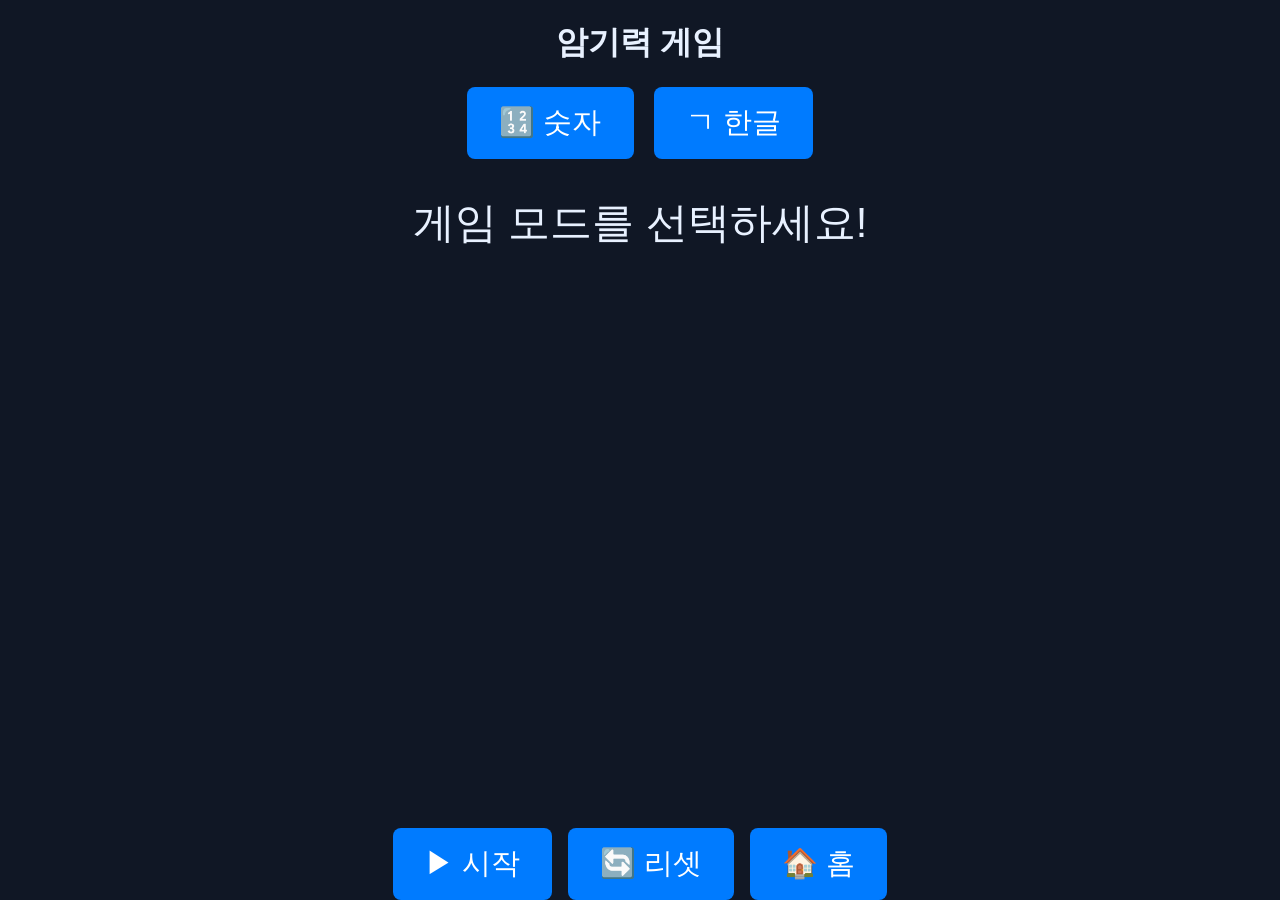
<file: 7.html>
<!DOCTYPE html>
<html lang="ko">
<head>
  <meta charset="UTF-8">
  <title>암기력 게임</title>
  <style>
    body {
      margin: 0;
      display: flex;
      flex-direction: column;
      align-items: center;
      justify-content: center;
      height: 100vh;
      font-family: Arial, sans-serif;
      background: #101725;
      color: #e8f1ff;
    }
    #modeButtons {
      margin-bottom: 20px;
      display: flex;
      gap: 20px;
    }
    #modeButtons button {
      padding: 16px 32px; /* 버튼 크기 2배 */
      font-size: 1.8em;   /* 글자 크기 2배 */
      border: none;
      border-radius: 8px;
      background: #007bff;
      color: white;
      cursor: pointer;
    }
    #modeButtons button.active {
      background: #28a745;
    }
    #game {
      display: grid;
      justify-content: center;
      align-content: center;
      gap: 8px;
      width: 90vmin;
      height: 90vmin;
      margin-top: 20px;
    }
    .cell {
      display: flex;
      align-items: center;
      justify-content: center;
      background: #f0f0f0;
      font-size: 8vmin; /* 숫자/한글 크기 2배 */
      font-weight: bold;
      border-radius: 8px;
      cursor: pointer;
      user-select: none;
      touch-action: manipulation;
      color: #000;
      transform: scale(1.0); /* 원래 0.7 → 확대 */
    }
    .cell:active {
      background: #ddd;
    }
    #status {
      font-size: 2.6em; /* 상태 메시지 크기 확대 */
      margin-top: 16px;
    }
    #buttons {
      margin-top: 25px;
      display: flex;
      gap: 16px;
    }
    button {
      padding: 16px 32px; /* 버튼 크기 2배 */
      font-size: 1.8em;   /* 글자 크기 2배 */
      border: none;
      border-radius: 8px;
      background: #007bff;
      color: white;
      cursor: pointer;
    }
    button:hover {
      background: #0056b3;
    }
  </style>
</head>
<body>
  <h1>암기력 게임</h1>
  
  <div id="modeButtons">
    <button id="numberMode">🔢 숫자</button>
    <button id="koreanMode">ㄱ 한글</button>
  </div>

  <div id="status">게임 모드를 선택하세요!</div>
  <div id="game"></div>
  <div id="buttons">
    <button id="startBtn">▶ 시작</button>
    <button id="resetBtn">🔄 리셋</button>
    <button id="homeBtn">🏠 홈</button>
  </div>

  <script>
    const gameContainer = document.getElementById("game");
    const statusDiv = document.getElementById("status");
    const startBtn = document.getElementById("startBtn");
    const resetBtn = document.getElementById("resetBtn");
    const homeBtn = document.getElementById("homeBtn");

    const numberModeBtn = document.getElementById("numberMode");
    const koreanModeBtn = document.getElementById("koreanMode");

    let currentLevel = 1;
    let sequence = [];
    let userIndex = 0;
    let isRevealing = false;
    let currentMode = "number";

    const koreanLetters = ["가","나","다","라","마","바","사","아","자","차","카","타","파","하","거","너"];

    const levelSettings = {
      1: { rows: 2, cols: 2, count: 4 },
      2: { rows: 2, cols: 3, count: 6 },
      3: { rows: 3, cols: 3, count: 9 },
      4: { rows: 3, cols: 4, count: 12 },
      5: { rows: 4, cols: 4, count: 16 },
    };

    function shuffle(array) {
      for (let i = array.length - 1; i > 0; i--) {
        const j = Math.floor(Math.random() * (i + 1));
        [array[i], array[j]] = [array[j], array[i]];
      }
      return array;
    }

    function prepareLevel(level) {
      gameContainer.innerHTML = "";
      userIndex = 0;
      const { rows, cols, count } = levelSettings[level];
      gameContainer.style.gridTemplateRows = `repeat(${rows}, 1fr)`;
      gameContainer.style.gridTemplateColumns = `repeat(${cols}, 1fr)`;

      for (let i = 0; i < count; i++) {
        const cell = document.createElement("div");
        cell.className = "cell";
        cell.textContent = "!";
        gameContainer.appendChild(cell);
      }
      statusDiv.textContent = `${level}단계: 시작 버튼을 누르세요`;
    }

    function startLevel(level) {
      gameContainer.innerHTML = "";
      userIndex = 0;
      const { rows, cols, count } = levelSettings[level];
      const time = count * 1000;

      if (currentMode === "number") {
        sequence = shuffle([...Array(count).keys()].map(n => n + 1));
      } else if (currentMode === "korean") {
        sequence = shuffle(koreanLetters.slice(0, count)); // 랜덤 배치
      }

      gameContainer.style.gridTemplateRows = `repeat(${rows}, 1fr)`;
      gameContainer.style.gridTemplateColumns = `repeat(${cols}, 1fr)`;

      sequence.forEach((item, idx) => {
        const cell = document.createElement("div");
        cell.className = "cell";
        cell.textContent = item;
        cell.onclick = () => handleClick(item, idx, cell);
        gameContainer.appendChild(cell);
      });

      statusDiv.textContent = `${level}단계: 외우세요! (${count}개, ${time/1000}초)`;
      isRevealing = true;

      setTimeout(() => {
        document.querySelectorAll(".cell").forEach(cell => {
          cell.textContent = "?";
        });
        statusDiv.textContent = `${level}단계: 순서대로 클릭하세요!`;
        isRevealing = false;
      }, time);
    }

    function handleClick(item, idx, cell) {
      if (isRevealing) return;

      if (currentMode === "number") {
        if (item === userIndex + 1) {
          cell.textContent = item;
          cell.style.background = "#90ee90";
          userIndex++;
        } else {
          fail();
          return;
        }
      } else if (currentMode === "korean") {
        if (item === koreanLetters[userIndex]) {
          cell.textContent = item;
          cell.style.background = "#90ee90";
          userIndex++;
        } else {
          fail();
          return;
        }
      }

      if (userIndex === (currentMode === "number" ? sequence.length : koreanLetters.slice(0, levelSettings[currentLevel].count).length)) {
        if (currentLevel === 5) {
          statusDiv.textContent = "🎉 게임 성공!";
        } else {
          statusDiv.textContent = `✅ ${currentLevel}단계 통과!`;
          currentLevel++;
          setTimeout(() => prepareLevel(currentLevel), 2000);
        }
      }
    }

    function fail() {
      statusDiv.textContent = "❌ 틀렸습니다! 다시 도전하세요.";
      setTimeout(() => prepareLevel(currentLevel), 2000);
    }

    function setActiveButton(activeBtn) {
      [numberModeBtn, koreanModeBtn].forEach(btn => btn.classList.remove("active"));
      activeBtn.classList.add("active");
    }

    numberModeBtn.onclick = () => { currentMode = "number"; currentLevel = 1; prepareLevel(currentLevel); setActiveButton(numberModeBtn); };
    koreanModeBtn.onclick = () => { currentMode = "korean"; currentLevel = 1; prepareLevel(currentLevel); setActiveButton(koreanModeBtn); };

    startBtn.onclick = () => { startLevel(currentLevel); };
    resetBtn.onclick = () => { currentLevel = 1; prepareLevel(currentLevel); };
    homeBtn.onclick = () => { location.href = "index.html"; };

    statusDiv.textContent = "게임 모드를 선택하세요!";
  </script>
</body>
</html>
</file>
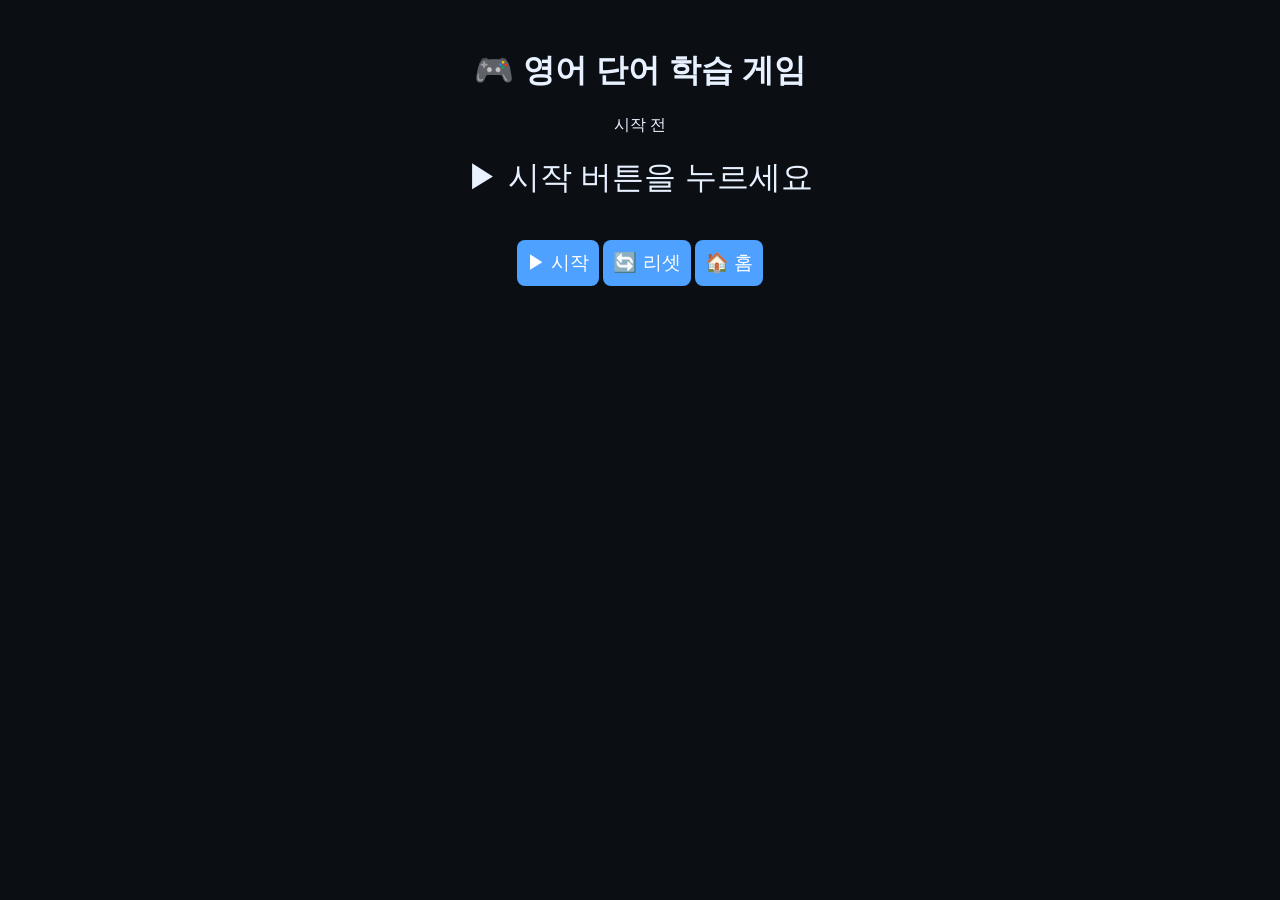
<file: 8.html>
<!DOCTYPE html>
<html lang="ko">
<head>
  <meta charset="UTF-8">
  <meta name="viewport" content="width=device-width, initial-scale=1.0">
  <title>영어 단어 학습 게임</title>
  <style>
    body {
      background: #0b0f14;
      color: #e8f1ff;
      font-family: sans-serif;
      text-align: center;
      padding: 20px;
    }
    #question {
      font-size: 2em;
      margin: 20px 0;
    }
    #options {
      display: grid;
      grid-template-columns: repeat(2, 1fr);
      gap: 10px;
      max-width: 400px;
      margin: 20px auto;
    }
    button {
      font-size: 1.2em;
      padding: 10px;
      border: none;
      border-radius: 8px;
      cursor: pointer;
      background: #4ea1ff;
      color: white;
    }
    button:hover {
      background: #2c7dd9;
    }
    #message {
      font-size: 1.5em;
      margin: 20px 0;
    }
    #controls {
      margin-top: 20px;
    }
  </style>
</head>
<body>
  <h1>🎮 영어 단어 학습 게임</h1>
  <div id="stage">시작 전</div>
  <div id="question">▶ 시작 버튼을 누르세요</div>
  <div id="options"></div>
  <div id="message"></div>

  <div id="controls">
    <button onclick="startGame()">▶ 시작</button>
    <button onclick="resetGame()">🔄 리셋</button>
    <button onclick="goHome()">🏠 홈</button>
    <button id="nextStageBtn" style="display:none;" onclick="nextStage()">➡ 다음 단계</button>
  </div>
  <script>
  const words = [
  {
    "word": "accept",
    "meaning": "받다"
  },
  {
    "word": "add",
    "meaning": "더하다"
  },
  {
    "word": "admire",
    "meaning": "감탄하다"
  },
  {
    "word": "admit",
    "meaning": "인정하다"
  },
  {
    "word": "advise",
    "meaning": "조언하다"
  },
  {
    "word": "afford",
    "meaning": "감당하다"
  },
  {
    "word": "agree",
    "meaning": "동의하다"
  },
  {
    "word": "allow",
    "meaning": "허락하다"
  },
  {
    "word": "announce",
    "meaning": "발표하다"
  },
  {
    "word": "answer",
    "meaning": "대답하다"
  },
  {
    "word": "appear",
    "meaning": "나타나다"
  },
  {
    "word": "apply",
    "meaning": "신청하다"
  },
  {
    "word": "argue",
    "meaning": "논쟁하다"
  },
  {
    "word": "arrive",
    "meaning": "도착하다"
  },
  {
    "word": "ask",
    "meaning": "묻다"
  },
  {
    "word": "assist",
    "meaning": "도와주다"
  },
  {
    "word": "assume",
    "meaning": "가정하다"
  },
  {
    "word": "attend",
    "meaning": "참석하다"
  },
  {
    "word": "avoid",
    "meaning": "피하다"
  },
  {
    "word": "bake",
    "meaning": "굽다"
  },
  {
    "word": "balance",
    "meaning": "균형잡다"
  },
  {
    "word": "ban",
    "meaning": "금지하다"
  },
  {
    "word": "bathe",
    "meaning": "목욕하다"
  },
  {
    "word": "become",
    "meaning": "되다"
  },
  {
    "word": "begin",
    "meaning": "시작하다"
  },
  {
    "word": "believe",
    "meaning": "믿다"
  },
  {
    "word": "belong",
    "meaning": "속하다"
  },
  {
    "word": "bend",
    "meaning": "구부리다"
  },
  {
    "word": "bet",
    "meaning": "내기하다"
  },
  {
    "word": "bite",
    "meaning": "물다"
  },
  {
    "word": "blame",
    "meaning": "비난하다"
  },
  {
    "word": "bleed",
    "meaning": "피흘리다"
  },
  {
    "word": "blink",
    "meaning": "깜박이다"
  },
  {
    "word": "boil",
    "meaning": "끓이다"
  },
  {
    "word": "borrow",
    "meaning": "빌리다"
  },
  {
    "word": "bounce",
    "meaning": "튀다"
  },
  {
    "word": "bow",
    "meaning": "절하다"
  },
  {
    "word": "brake",
    "meaning": "브레이크를 밟다"
  },
  {
    "word": "break",
    "meaning": "깨다"
  },
  {
    "word": "breathe",
    "meaning": "숨쉬다"
  },
  {
    "word": "bring",
    "meaning": "가져오다"
  },
  {
    "word": "build",
    "meaning": "짓다"
  },
  {
    "word": "burn",
    "meaning": "태우다"
  },
  {
    "word": "buy",
    "meaning": "사다"
  },
  {
    "word": "calculate",
    "meaning": "계산하다"
  },
  {
    "word": "call",
    "meaning": "부르다"
  },
  {
    "word": "care",
    "meaning": "돌보다"
  },
  {
    "word": "carry",
    "meaning": "나르다"
  },
  {
    "word": "catch",
    "meaning": "잡다"
  },
  {
    "word": "cause",
    "meaning": "야기하다"
  },
  {
    "word": "change",
    "meaning": "바꾸다"
  },
  {
    "word": "charge",
    "meaning": "청구하다"
  },
  {
    "word": "check",
    "meaning": "확인하다"
  },
  {
    "word": "choose",
    "meaning": "선택하다"
  },
  {
    "word": "clean",
    "meaning": "청소하다"
  },
  {
    "word": "climb",
    "meaning": "오르다"
  },
  {
    "word": "close",
    "meaning": "닫다"
  },
  {
    "word": "collect",
    "meaning": "모으다"
  },
  {
    "word": "combine",
    "meaning": "결합하다"
  },
  {
    "word": "come",
    "meaning": "오다"
  },
  {
    "word": "compare",
    "meaning": "비교하다"
  },
  {
    "word": "complain",
    "meaning": "불평하다"
  },
  {
    "word": "complete",
    "meaning": "완성하다"
  },
  {
    "word": "confess",
    "meaning": "고백하다"
  },
  {
    "word": "confirm",
    "meaning": "확인하다"
  },
  {
    "word": "connect",
    "meaning": "연결하다"
  },
  {
    "word": "consider",
    "meaning": "고려하다"
  },
  {
    "word": "contain",
    "meaning": "포함하다"
  },
  {
    "word": "continue",
    "meaning": "계속하다"
  },
  {
    "word": "control",
    "meaning": "통제하다"
  },
  {
    "word": "cook",
    "meaning": "요리하다"
  },
  {
    "word": "copy",
    "meaning": "복사하다"
  },
  {
    "word": "correct",
    "meaning": "고치다"
  },
  {
    "word": "count",
    "meaning": "세다"
  },
  {
    "word": "cover",
    "meaning": "덮다"
  },
  {
    "word": "create",
    "meaning": "창조하다"
  },
  {
    "word": "cross",
    "meaning": "건너다"
  },
  {
    "word": "cry",
    "meaning": "울다"
  },
  {
    "word": "cut",
    "meaning": "자르다"
  },
  {
    "word": "dance",
    "meaning": "춤추다"
  },
  {
    "word": "deal",
    "meaning": "거래하다"
  },
  {
    "word": "decide",
    "meaning": "결정하다"
  },
  {
    "word": "deliver",
    "meaning": "배달하다"
  },
  {
    "word": "deny",
    "meaning": "부인하다"
  },
  {
    "word": "depend",
    "meaning": "의존하다"
  },
  {
    "word": "describe",
    "meaning": "묘사하다"
  },
  {
    "word": "design",
    "meaning": "설계하다"
  },
  {
    "word": "destroy",
    "meaning": "파괴하다"
  },
  {
    "word": "develop",
    "meaning": "발전하다"
  },
  {
    "word": "die",
    "meaning": "죽다"
  },
  {
    "word": "disagree",
    "meaning": "반대하다"
  },
  {
    "word": "discover",
    "meaning": "발견하다"
  },
  {
    "word": "discuss",
    "meaning": "논의하다"
  },
  {
    "word": "divide",
    "meaning": "나누다"
  },
  {
    "word": "do",
    "meaning": "하다"
  },
  {
    "word": "doubt",
    "meaning": "의심하다"
  },
  {
    "word": "draw",
    "meaning": "그리다"
  },
  {
    "word": "dream",
    "meaning": "꿈꾸다"
  },
  {
    "word": "drink",
    "meaning": "마시다"
  },
  {
    "word": "drive",
    "meaning": "운전하다"
  },
  {
    "word": "drop",
    "meaning": "떨어뜨리다"
  },
  {
    "word": "earn",
    "meaning": "벌다"
  },
  {
    "word": "eat",
    "meaning": "먹다"
  },
  {
    "word": "encourage",
    "meaning": "격려하다"
  },
  {
    "word": "enjoy",
    "meaning": "즐기다"
  },
  {
    "word": "enter",
    "meaning": "들어가다"
  },
  {
    "word": "escape",
    "meaning": "탈출하다"
  },
  {
    "word": "establish",
    "meaning": "설립하다"
  },
  {
    "word": "examine",
    "meaning": "검사하다"
  },
  {
    "word": "exist",
    "meaning": "존재하다"
  },
  {
    "word": "expect",
    "meaning": "기대하다"
  },
  {
    "word": "explain",
    "meaning": "설명하다"
  },
  {
    "word": "explore",
    "meaning": "탐험하다"
  },
  {
    "word": "express",
    "meaning": "표현하다"
  },
  {
    "word": "fail",
    "meaning": "실패하다"
  },
  {
    "word": "fall",
    "meaning": "떨어지다"
  },
  {
    "word": "feed",
    "meaning": "먹이다"
  },
  {
    "word": "feel",
    "meaning": "느끼다"
  },
  {
    "word": "fight",
    "meaning": "싸우다"
  },
  {
    "word": "fill",
    "meaning": "채우다"
  },
  {
    "word": "find",
    "meaning": "찾다"
  },
  {
    "word": "finish",
    "meaning": "끝내다"
  },
  {
    "word": "fit",
    "meaning": "맞다"
  },
  {
    "word": "fix",
    "meaning": "고치다"
  },
  {
    "word": "fly",
    "meaning": "날다"
  },
  {
    "word": "fold",
    "meaning": "접다"
  },
  {
    "word": "follow",
    "meaning": "따라가다"
  },
  {
    "word": "forbid",
    "meaning": "금지하다"
  },
  {
    "word": "forget",
    "meaning": "잊다"
  },
  {
    "word": "forgive",
    "meaning": "용서하다"
  },
  {
    "word": "freeze",
    "meaning": "얼다"
  },
  {
    "word": "frighten",
    "meaning": "겁주다"
  },
  {
    "word": "gain",
    "meaning": "얻다"
  },
  {
    "word": "gather",
    "meaning": "모으다"
  },
  {
    "word": "get",
    "meaning": "얻다"
  },
  {
    "word": "give",
    "meaning": "주다"
  },
  {
    "word": "go",
    "meaning": "가다"
  },
  {
    "word": "grow",
    "meaning": "자라다"
  },
  {
    "word": "guess",
    "meaning": "추측하다"
  },
  {
    "word": "handle",
    "meaning": "다루다"
  },
  {
    "word": "happen",
    "meaning": "일어나다"
  },
  {
    "word": "hate",
    "meaning": "미워하다"
  },
  {
    "word": "have",
    "meaning": "가지다"
  },
  {
    "word": "hear",
    "meaning": "듣다"
  },
  {
    "word": "help",
    "meaning": "돕다"
  },
  {
    "word": "hide",
    "meaning": "숨기다"
  },
  {
    "word": "hit",
    "meaning": "때리다"
  },
  {
    "word": "hold",
    "meaning": "잡다"
  },
  {
    "word": "hope",
    "meaning": "희망하다"
  },
  {
    "word": "hug",
    "meaning": "포옹하다"
  },
  {
    "word": "hunt",
    "meaning": "사냥하다"
  },
  {
    "word": "hurry",
    "meaning": "서두르다"
  },
  {
    "word": "hurt",
    "meaning": "다치게 하다"
  },
  {
    "word": "identify",
    "meaning": "식별하다"
  },
  {
    "word": "imagine",
    "meaning": "상상하다"
  },
  {
    "word": "improve",
    "meaning": "개선하다"
  },
  {
    "word": "include",
    "meaning": "포함하다"
  },
  {
    "word": "increase",
    "meaning": "늘리다"
  },
  {
    "word": "influence",
    "meaning": "영향을 주다"
  },
  {
    "word": "inform",
    "meaning": "알리다"
  },
  {
    "word": "invite",
    "meaning": "초대하다"
  },
  {
    "word": "join",
    "meaning": "가입하다"
  },
  {
    "word": "jump",
    "meaning": "뛰다"
  },
  {
    "word": "keep",
    "meaning": "지키다"
  },
  {
    "word": "kick",
    "meaning": "차다"
  },
  {
    "word": "kill",
    "meaning": "죽이다"
  },
  {
    "word": "kiss",
    "meaning": "입맞추다"
  },
  {
    "word": "knock",
    "meaning": "두드리다"
  },
  {
    "word": "know",
    "meaning": "알다"
  },
  {
    "word": "laugh",
    "meaning": "웃다"
  },
  {
    "word": "lead",
    "meaning": "이끌다"
  },
  {
    "word": "learn",
    "meaning": "배우다"
  },
  {
    "word": "leave",
    "meaning": "떠나다"
  },
  {
    "word": "lend",
    "meaning": "빌려주다"
  },
  {
    "word": "let",
    "meaning": "허락하다"
  },
  {
    "word": "lie",
    "meaning": "눕다"
  },
  {
    "word": "lift",
    "meaning": "들다"
  },
  {
    "word": "like",
    "meaning": "좋아하다"
  },
  {
    "word": "listen",
    "meaning": "듣다"
  },
  {
    "word": "live",
    "meaning": "살다"
  },
  {
    "word": "look",
    "meaning": "보다"
  },
  {
    "word": "lose",
    "meaning": "잃다"
  },
  {
    "word": "love",
    "meaning": "사랑하다"
  },
  {
    "word": "make",
    "meaning": "만들다"
  },
  {
    "word": "manage",
    "meaning": "관리하다"
  },
  {
    "word": "mark",
    "meaning": "표시하다"
  },
  {
    "word": "marry",
    "meaning": "결혼하다"
  },
  {
    "word": "mean",
    "meaning": "의미하다"
  },
  {
    "word": "measure",
    "meaning": "측정하다"
  },
  {
    "word": "meet",
    "meaning": "만나다"
  },
  {
    "word": "mention",
    "meaning": "언급하다"
  },
  {
    "word": "miss",
    "meaning": "놓치다"
  },
  {
    "word": "mix",
    "meaning": "섞다"
  },
  {
    "word": "move",
    "meaning": "움직이다"
  },
  {
    "word": "need",
    "meaning": "필요하다"
  },
  {
    "word": "notice",
    "meaning": "알아차리다"
  },
  {
    "word": "obey",
    "meaning": "복종하다"
  },
  {
    "word": "observe",
    "meaning": "관찰하다"
  },
  {
    "word": "obtain",
    "meaning": "얻다"
  },
  {
    "word": "offer",
    "meaning": "제공하다"
  },
  {
    "word": "open",
    "meaning": "열다"
  },
  {
    "word": "order",
    "meaning": "주문하다"
  },
  {
    "word": "own",
    "meaning": "소유하다"
  },
  {
    "word": "paint",
    "meaning": "그리다"
  },
  {
    "word": "participate",
    "meaning": "참가하다"
  },
  {
    "word": "pass",
    "meaning": "통과하다"
  },
  {
    "word": "pay",
    "meaning": "지불하다"
  },
  {
    "word": "perform",
    "meaning": "수행하다"
  },
  {
    "word": "permit",
    "meaning": "허용하다"
  },
  {
    "word": "persuade",
    "meaning": "설득하다"
  },
  {
    "word": "phone",
    "meaning": "전화하다"
  },
  {
    "word": "pick",
    "meaning": "고르다"
  },
  {
    "word": "plan",
    "meaning": "계획하다"
  },
  {
    "word": "play",
    "meaning": "놀다"
  },
  {
    "word": "point",
    "meaning": "가리키다"
  },
  {
    "word": "possess",
    "meaning": "소유하다"
  },
  {
    "word": "post",
    "meaning": "게시하다"
  },
  {
    "word": "pour",
    "meaning": "붓다"
  },
  {
    "word": "practice",
    "meaning": "연습하다"
  },
  {
    "word": "prefer",
    "meaning": "선호하다"
  },
  {
    "word": "prepare",
    "meaning": "준비하다"
  },
  {
    "word": "present",
    "meaning": "제시하다"
  },
  {
    "word": "press",
    "meaning": "누르다"
  },
  {
    "word": "pretend",
    "meaning": "가장하다"
  },
  {
    "word": "prevent",
    "meaning": "막다"
  },
  {
    "word": "produce",
    "meaning": "생산하다"
  },
  {
    "word": "promise",
    "meaning": "약속하다"
  },
  {
    "word": "protect",
    "meaning": "보호하다"
  },
  {
    "word": "prove",
    "meaning": "증명하다"
  },
  {
    "word": "provide",
    "meaning": "제공하다"
  },
  {
    "word": "publish",
    "meaning": "출판하다"
  },
  {
    "word": "pull",
    "meaning": "당기다"
  },
  {
    "word": "push",
    "meaning": "밀다"
  },
  {
    "word": "put",
    "meaning": "놓다"
  },
  {
    "word": "raise",
    "meaning": "올리다"
  },
  {
    "word": "reach",
    "meaning": "도달하다"
  },
  {
    "word": "read",
    "meaning": "읽다"
  },
  {
    "word": "realize",
    "meaning": "깨닫다"
  },
  {
    "word": "receive",
    "meaning": "받다"
  },
  {
    "word": "recognize",
    "meaning": "인식하다"
  },
  {
    "word": "record",
    "meaning": "기록하다"
  },
  {
    "word": "reduce",
    "meaning": "줄이다"
  },
  {
    "word": "reflect",
    "meaning": "반사하다"
  },
  {
    "word": "refuse",
    "meaning": "거절하다"
  },
  {
    "word": "regret",
    "meaning": "후회하다"
  },
  {
    "word": "relax",
    "meaning": "휴식하다"
  },
  {
    "word": "release",
    "meaning": "풀어주다"
  },
  {
    "word": "rely",
    "meaning": "의지하다"
  },
  {
    "word": "remain",
    "meaning": "남다"
  },
  {
    "word": "remember",
    "meaning": "기억하다"
  },
  {
    "word": "remind",
    "meaning": "상기시키다"
  },
  {
    "word": "remove",
    "meaning": "제거하다"
  },
  {
    "word": "repair",
    "meaning": "수리하다"
  },
  {
    "word": "repeat",
    "meaning": "반복하다"
  },
  {
    "word": "replace",
    "meaning": "대체하다"
  },
  {
    "word": "reply",
    "meaning": "대답하다"
  },
  {
    "word": "report",
    "meaning": "보고하다"
  },
  {
    "word": "represent",
    "meaning": "대표하다"
  },
  {
    "word": "request",
    "meaning": "요청하다"
  },
  {
    "word": "require",
    "meaning": "요구하다"
  },
  {
    "word": "rescue",
    "meaning": "구조하다"
  },
  {
    "word": "research",
    "meaning": "연구하다"
  },
  {
    "word": "respect",
    "meaning": "존중하다"
  },
  {
    "word": "rest",
    "meaning": "쉬다"
  },
  {
    "word": "result",
    "meaning": "결과로 생기다"
  },
  {
    "word": "return",
    "meaning": "돌아가다"
  },
  {
    "word": "reveal",
    "meaning": "드러내다"
  },
  {
    "word": "ride",
    "meaning": "타다"
  },
  {
    "word": "ring",
    "meaning": "울리다"
  },
  {
    "word": "rise",
    "meaning": "오르다"
  },
  {
    "word": "risk",
    "meaning": "위험을 무릅쓰다"
  },
  {
    "word": "rob",
    "meaning": "훔치다"
  },
  {
    "word": "roll",
    "meaning": "구르다"
  },
  {
    "word": "run",
    "meaning": "달리다"
  },
  {
    "word": "rush",
    "meaning": "돌진하다"
  },
  {
    "word": "sail",
    "meaning": "항해하다"
  },
  {
    "word": "save",
    "meaning": "구하다"
  },
  {
    "word": "say",
    "meaning": "말하다"
  },
  {
    "word": "see",
    "meaning": "보다"
  },
  {
    "word": "seek",
    "meaning": "찾다"
  },
  {
    "word": "seem",
    "meaning": "처럼 보이다"
  },
  {
    "word": "sell",
    "meaning": "팔다"
  },
  {
    "word": "send",
    "meaning": "보내다"
  },
  {
    "word": "serve",
    "meaning": "봉사하다"
  },
  {
    "word": "set",
    "meaning": "놓다"
  },
  {
    "word": "settle",
    "meaning": "정착하다"
  },
  {
    "word": "shake",
    "meaning": "흔들다"
  },
  {
    "word": "share",
    "meaning": "공유하다"
  },
  {
    "word": "shine",
    "meaning": "빛나다"
  },
  {
    "word": "shoot",
    "meaning": "쏘다"
  },
  {
    "word": "show",
    "meaning": "보여주다"
  },
  {
    "word": "shut",
    "meaning": "닫다"
  },
  {
    "word": "sing",
    "meaning": "노래하다"
  },
  {
    "word": "sit",
    "meaning": "앉다"
  },
  {
    "word": "sleep",
    "meaning": "자다"
  },
  {
    "word": "slide",
    "meaning": "미끄러지다"
  },
  {
    "word": "smell",
    "meaning": "냄새 맡다"
  },
  {
    "word": "smile",
    "meaning": "미소짓다"
  },
  {
    "word": "solve",
    "meaning": "해결하다"
  },
  {
    "word": "speak",
    "meaning": "말하다"
  },
  {
    "word": "spend",
    "meaning": "쓰다"
  },
  {
    "word": "stand",
    "meaning": "서다"
  },
  {
    "word": "start",
    "meaning": "시작하다"
  },
  {
    "word": "stay",
    "meaning": "머물다"
  },
  {
    "word": "steal",
    "meaning": "훔치다"
  },
  {
    "word": "stop",
    "meaning": "멈추다"
  },
  {
    "word": "study",
    "meaning": "공부하다"
  },
  {
    "word": "succeed",
    "meaning": "성공하다"
  },
  {
    "word": "suffer",
    "meaning": "고통받다"
  },
  {
    "word": "suggest",
    "meaning": "제안하다"
  },
  {
    "word": "support",
    "meaning": "지지하다"
  },
  {
    "word": "suppose",
    "meaning": "가정하다"
  },
  {
    "word": "survive",
    "meaning": "생존하다"
  },
  {
    "word": "swim",
    "meaning": "수영하다"
  },
  {
    "word": "take",
    "meaning": "가지다"
  },
  {
    "word": "talk",
    "meaning": "이야기하다"
  },
  {
    "word": "teach",
    "meaning": "가르치다"
  },
  {
    "word": "tear",
    "meaning": "찢다"
  },
  {
    "word": "tell",
    "meaning": "말하다"
  },
  {
    "word": "tend",
    "meaning": "돌보다"
  },
  {
    "word": "thank",
    "meaning": "감사하다"
  },
  {
    "word": "think",
    "meaning": "생각하다"
  },
  {
    "word": "throw",
    "meaning": "던지다"
  },
  {
    "word": "touch",
    "meaning": "만지다"
  },
  {
    "word": "train",
    "meaning": "훈련하다"
  },
  {
    "word": "travel",
    "meaning": "여행하다"
  },
  {
    "word": "treat",
    "meaning": "대하다"
  },
  {
    "word": "try",
    "meaning": "시도하다"
  },
  {
    "word": "turn",
    "meaning": "돌리다"
  },
  {
    "word": "understand",
    "meaning": "이해하다"
  },
  {
    "word": "use",
    "meaning": "사용하다"
  },
  {
    "word": "visit",
    "meaning": "방문하다"
  },
  {
    "word": "wait",
    "meaning": "기다리다"
  },
  {
    "word": "wake",
    "meaning": "깨다"
  },
  {
    "word": "walk",
    "meaning": "걷다"
  },
  {
    "word": "want",
    "meaning": "원하다"
  },
  {
    "word": "warn",
    "meaning": "경고하다"
  },
  {
    "word": "wash",
    "meaning": "씻다"
  },
  {
    "word": "watch",
    "meaning": "지켜보다"
  },
  {
    "word": "wear",
    "meaning": "입다"
  },
  {
    "word": "win",
    "meaning": "이기다"
  },
  {
    "word": "wish",
    "meaning": "바라다"
  },
  {
    "word": "wonder",
    "meaning": "궁금해하다"
  },
  {
    "word": "work",
    "meaning": "일하다"
  },
  {
    "word": "worry",
    "meaning": "걱정하다"
  },
  {
    "word": "write",
    "meaning": "쓰다"
  },
  {
    "word": "yell",
    "meaning": "소리치다"
  },
  {
    "word": "analyze",
    "meaning": "분석하다"
  },
  {
    "word": "arrange",
    "meaning": "정리하다"
  },
  {
    "word": "attach",
    "meaning": "붙이다"
  },
  {
    "word": "attract",
    "meaning": "끌다"
  },
  {
    "word": "bother",
    "meaning": "귀찮게 하다"
  },
  {
    "word": "celebrate",
    "meaning": "축하하다"
  },
  {
    "word": "chase",
    "meaning": "쫓다"
  },
  {
    "word": "cheer",
    "meaning": "응원하다"
  },
  {
    "word": "clarify",
    "meaning": "명확히 하다"
  },
  {
    "word": "command",
    "meaning": "명령하다"
  },
  {
    "word": "communicate",
    "meaning": "의사소통하다"
  },
  {
    "word": "compete",
    "meaning": "경쟁하다"
  },
  {
    "word": "compose",
    "meaning": "구성하다"
  },
  {
    "word": "concentrate",
    "meaning": "집중하다"
  },
  {
    "word": "conclude",
    "meaning": "결론짓다"
  },
  {
    "word": "confuse",
    "meaning": "혼란시키다"
  },
  {
    "word": "contribute",
    "meaning": "기부하다"
  },
  {
    "word": "convince",
    "meaning": "확신시키다"
  },
  {
    "word": "cooperate",
    "meaning": "협력하다"
  },
  {
    "word": "criticize",
    "meaning": "비판하다"
  },
  {
    "word": "damage",
    "meaning": "손상시키다"
  },
  {
    "word": "delay",
    "meaning": "지연하다"
  },
  {
    "word": "determine",
    "meaning": "결정하다"
  },
  {
    "word": "differ",
    "meaning": "다르다"
  },
  {
    "word": "direct",
    "meaning": "지시하다"
  },
  {
    "word": "disappear",
    "meaning": "사라지다"
  },
  {
    "word": "display",
    "meaning": "전시하다"
  },
  {
    "word": "drag",
    "meaning": "끌다"
  },
  {
    "word": "edit",
    "meaning": "편집하다"
  },
  {
    "word": "employ",
    "meaning": "고용하다"
  },
  {
    "word": "emphasize",
    "meaning": "강조하다"
  },
  {
    "word": "enable",
    "meaning": "가능하게 하다"
  },
  {
    "word": "encounter",
    "meaning": "마주치다"
  },
  {
    "word": "enforce",
    "meaning": "집행하다"
  },
  {
    "word": "entertain",
    "meaning": "즐겁게 하다"
  },
  {
    "word": "exclude",
    "meaning": "제외하다"
  },
  {
    "word": "expand",
    "meaning": "확장하다"
  },
  {
    "word": "expose",
    "meaning": "드러내다"
  },
  {
    "word": "extend",
    "meaning": "확장하다"
  },
  {
    "word": "face",
    "meaning": "직면하다"
  },
  {
    "word": "familiarize",
    "meaning": "익숙하게 하다"
  },
  {
    "word": "fasten",
    "meaning": "묶다"
  },
  {
    "word": "feature",
    "meaning": "특징으로 하다"
  },
  {
    "word": "form",
    "meaning": "형성하다"
  },
  {
    "word": "found",
    "meaning": "설립하다"
  },
  {
    "word": "generate",
    "meaning": "생성하다"
  },
  {
    "word": "govern",
    "meaning": "통치하다"
  },
  {
    "word": "guide",
    "meaning": "안내하다"
  },
  {
    "word": "highlight",
    "meaning": "강조하다"
  },
  {
    "word": "ignore",
    "meaning": "무시하다"
  },
  {
    "word": "illustrate",
    "meaning": "설명하다"
  },
  {
    "word": "impress",
    "meaning": "감동시키다"
  },
  {
    "word": "indicate",
    "meaning": "나타내다"
  },
  {
    "word": "inspire",
    "meaning": "영감을 주다"
  },
  {
    "word": "instruct",
    "meaning": "지시하다"
  },
  {
    "word": "interfere",
    "meaning": "간섭하다"
  },
  {
    "word": "introduce",
    "meaning": "소개하다"
  },
  {
    "word": "invest",
    "meaning": "투자하다"
  },
  {
    "word": "investigate",
    "meaning": "조사하다"
  },
  {
    "word": "involve",
    "meaning": "포함하다"
  },
  {
    "word": "isolate",
    "meaning": "고립시키다"
  },
  {
    "word": "judge",
    "meaning": "판단하다"
  },
  {
    "word": "justify",
    "meaning": "정당화하다"
  },
  {
    "word": "knit",
    "meaning": "뜨개질하다"
  },
  {
    "word": "label",
    "meaning": "라벨을 붙이다"
  },
  {
    "word": "last",
    "meaning": "지속하다"
  },
  {
    "word": "launch",
    "meaning": "출시하다"
  },
  {
    "word": "lay",
    "meaning": "놓다"
  },
  {
    "word": "lean",
    "meaning": "기대다"
  },
  {
    "word": "license",
    "meaning": "허가하다"
  },
  {
    "word": "limit",
    "meaning": "제한하다"
  },
  {
    "word": "link",
    "meaning": "연결하다"
  },
  {
    "word": "load",
    "meaning": "싣다"
  },
  {
    "word": "locate",
    "meaning": "위치시키다"
  },
  {
    "word": "maintain",
    "meaning": "유지하다"
  },
  {
    "word": "manufacture",
    "meaning": "제조하다"
  },
  {
    "word": "match",
    "meaning": "맞추다"
  },
  {
    "word": "matter",
    "meaning": "중요하다"
  },
  {
    "word": "motivate",
    "meaning": "동기를 부여하다"
  },
  {
    "word": "negotiate",
    "meaning": "협상하다"
  },
  {
    "word": "note",
    "meaning": "주목하다"
  },
  {
    "word": "oblige",
    "meaning": "강요하다"
  },
  {
    "word": "occupy",
    "meaning": "차지하다"
  },
  {
    "word": "offend",
    "meaning": "화나게 하다"
  },
  {
    "word": "operate",
    "meaning": "작동하다"
  },
  {
    "word": "organize",
    "meaning": "조직하다"
  },
  {
    "word": "overcome",
    "meaning": "극복하다"
  },
  {
    "word": "owe",
    "meaning": "빚지다"
  },
  {
    "word": "pack",
    "meaning": "짐을 싸다"
  },
  {
    "word": "pause",
    "meaning": "잠시 멈추다"
  },
  {
    "word": "perceive",
    "meaning": "인지하다"
  },
  {
    "word": "persist",
    "meaning": "고집하다"
  },
  {
    "word": "place",
    "meaning": "놓다"
  },
  {
    "word": "plant",
    "meaning": "심다"
  },
  {
    "word": "postpone",
    "meaning": "연기하다"
  },
  {
    "word": "predict",
    "meaning": "예측하다"
  },
  {
    "word": "proceed",
    "meaning": "진행하다"
  },
  {
    "word": "prohibit",
    "meaning": "금지하다"
  },
  {
    "word": "promote",
    "meaning": "촉진하다"
  },
  {
    "word": "propose",
    "meaning": "제안하다"
  },
  {
    "word": "purchase",
    "meaning": "구매하다"
  },
  {
    "word": "pursue",
    "meaning": "추구하다"
  },
  {
    "word": "question",
    "meaning": "질문하다"
  },
  {
    "word": "quit",
    "meaning": "그만두다"
  },
  {
    "word": "react",
    "meaning": "반응하다"
  },
  {
    "word": "rebuild",
    "meaning": "재건하다"
  },
  {
    "word": "recall",
    "meaning": "회상하다"
  },
  {
    "word": "recommend",
    "meaning": "추천하다"
  },
  {
    "word": "recover",
    "meaning": "회복하다"
  },
  {
    "word": "refer",
    "meaning": "언급하다"
  },
  {
    "word": "regard",
    "meaning": "간주하다"
  },
  {
    "word": "rent",
    "meaning": "빌리다"
  },
  {
    "word": "reserve",
    "meaning": "예약하다"
  },
  {
    "word": "resign",
    "meaning": "사임하다"
  },
  {
    "word": "resist",
    "meaning": "저항하다"
  },
  {
    "word": "resolve",
    "meaning": "해결하다"
  },
  {
    "word": "respond",
    "meaning": "응답하다"
  },
  {
    "word": "restore",
    "meaning": "복원하다"
  },
  {
    "word": "restrict",
    "meaning": "제한하다"
  },
  {
    "word": "retain",
    "meaning": "보유하다"
  },
  {
    "word": "retire",
    "meaning": "은퇴하다"
  },
  {
    "word": "review",
    "meaning": "검토하다"
  },
  {
    "word": "rule",
    "meaning": "통치하다"
  }
];



 let stage = 1;
  let exampleWords = [];
  let quizTargets = [];
  let remainingTargets = [];
  let currentAnswer = null;
  let voices = [];

  // ✅ 음성 엔진 로드
  function loadVoices() {
    voices = window.speechSynthesis.getVoices();
  }
  window.speechSynthesis.onvoiceschanged = loadVoices;

  // ✅ 보이스 선택
  function setVoice(utterance, lang) {
    if (!voices || voices.length === 0) return;
    if (lang === "en-US") {
      const eng = voices.find(v => v.lang === "en-US" && v.name.includes("Google")) 
               || voices.find(v => v.lang === "en-US");
      if (eng) utterance.voice = eng;
    } else if (lang === "ko-KR") {
      const kor = voices.find(v => v.lang === "ko-KR");
      if (kor) utterance.voice = kor;
    }
  }

  // ✅ 기본 발음
  function speak(text, lang) {
    window.speechSynthesis.cancel();
    const utterance = new SpeechSynthesisUtterance(text);
    utterance.lang = lang;
    // 📍 모바일/PC 속도 보정
    utterance.rate = /Mobi|Android/i.test(navigator.userAgent) ? 1.1 : 0.9;
    setVoice(utterance, lang);
    window.speechSynthesis.speak(utterance);
  }

  // ✅ 발음 끝난 후 callback 실행
  function speakAndThen(text, lang, callback) {
    window.speechSynthesis.cancel();
    const utterance = new SpeechSynthesisUtterance(text);
    utterance.lang = lang;
    // 📍 모바일/PC 속도 보정
    utterance.rate = /Mobi|Android/i.test(navigator.userAgent) ? 1.1 : 0.9;
    setVoice(utterance, lang);
    utterance.onend = () => {
      if (callback) callback();
    };
    window.speechSynthesis.speak(utterance);
  }

  // ✅ 게임 시작
  function startGame() {
    stage = 1;
    startStage();
  }

  // ✅ 단계 시작
  function startStage() {
    document.getElementById("stage").innerText = stage + " 단계";
    document.getElementById("options").innerHTML = "";
    document.getElementById("message").innerText = "";
    document.getElementById("nextStageBtn").style.display = "none";

    // 6개 단어 무작위 선택
    exampleWords = [];
    while (exampleWords.length < 6) {
      const candidate = words[Math.floor(Math.random() * words.length)];
      if (!exampleWords.includes(candidate)) {
        exampleWords.push(candidate);
      }
    }

    // 6개 단어 예시 보여주기
    let i = 0;
    function showNextWord() {
      if (i >= exampleWords.length) {
        setTimeout(showQuiz, 2000);
        return;
      }
      const w = exampleWords[i];
      document.getElementById("question").innerText = w.meaning;
      speak(w.meaning, "ko-KR");
      setTimeout(() => {
        document.getElementById("question").innerText = w.meaning + " - " + w.word;
        speak(w.word, "en-US");
      }, 2000);
      setTimeout(() => {
        i++;
        showNextWord();
      }, 4000);
    }
    showNextWord();
  }

  // ✅ 퀴즈 시작
  function showQuiz() {
    quizTargets = [];
    while (quizTargets.length < 4) {
      const candidate = exampleWords[Math.floor(Math.random() * exampleWords.length)];
      if (!quizTargets.includes(candidate)) {
        quizTargets.push(candidate);
      }
    }
    remainingTargets = [...quizTargets];
    askNextQuestion();
  }

  // ✅ 다음 문제 제시
  function askNextQuestion() {
    if (remainingTargets.length === 0) {
      speak(stage + "단계 통과하셨습니다", "ko-KR");
      document.getElementById("message").innerText = "🎉 " + stage + "단계 통과!";
      document.getElementById("nextStageBtn").style.display = "inline-block";
      return;
    }

    currentAnswer = remainingTargets[Math.floor(Math.random() * remainingTargets.length)];
    document.getElementById("question").innerText = "❓ " + currentAnswer.meaning;
    speak(currentAnswer.meaning, "ko-KR");

    const optionsDiv = document.getElementById("options");
    optionsDiv.innerHTML = "";
    exampleWords.forEach(w => {
      const btn = document.createElement("button");
      btn.innerText = w.word;
      btn.onclick = () => {
        speakAndThen(w.word, "en-US", () => checkAnswer(w));
      };
      optionsDiv.appendChild(btn);
    });
  }

  // ✅ 정답 체크
  function checkAnswer(choice) {
    if (choice.word === currentAnswer.word) {
      document.getElementById("message").innerText = "✅ 정답!";
      speak("맞았습니다", "ko-KR");
      remainingTargets = remainingTargets.filter(w => w.word !== currentAnswer.word);
      setTimeout(askNextQuestion, 1200);
    } else {
      document.getElementById("message").innerText = "❌ 틀렸습니다. 다시 시작!";
      speak("틀렸습니다. 다시 시작합니다", "ko-KR");
      setTimeout(startStage, 2000);
    }
  }

  // ✅ 다음 단계
  function nextStage() {
    stage++;
    if (stage > 10) {
      document.getElementById("question").innerText = "🎉 성공! 10단계 완료!";
      document.getElementById("options").innerHTML = "";
      document.getElementById("message").innerText = "";
      document.getElementById("nextStageBtn").style.display = "none";
    } else {
      startStage();
    }
  }

  // ✅ 리셋
  function resetGame() {
    stage = 1;
    document.getElementById("stage").innerText = "시작 전";
    document.getElementById("question").innerText = "▶ 시작 버튼을 누르세요";
    document.getElementById("options").innerHTML = "";
    document.getElementById("message").innerText = "";
    document.getElementById("nextStageBtn").style.display = "none";
  }

  // ✅ 홈
  function goHome() {
    window.location.href = "index.html";
  }
</script>
</body>
</html>
</file>
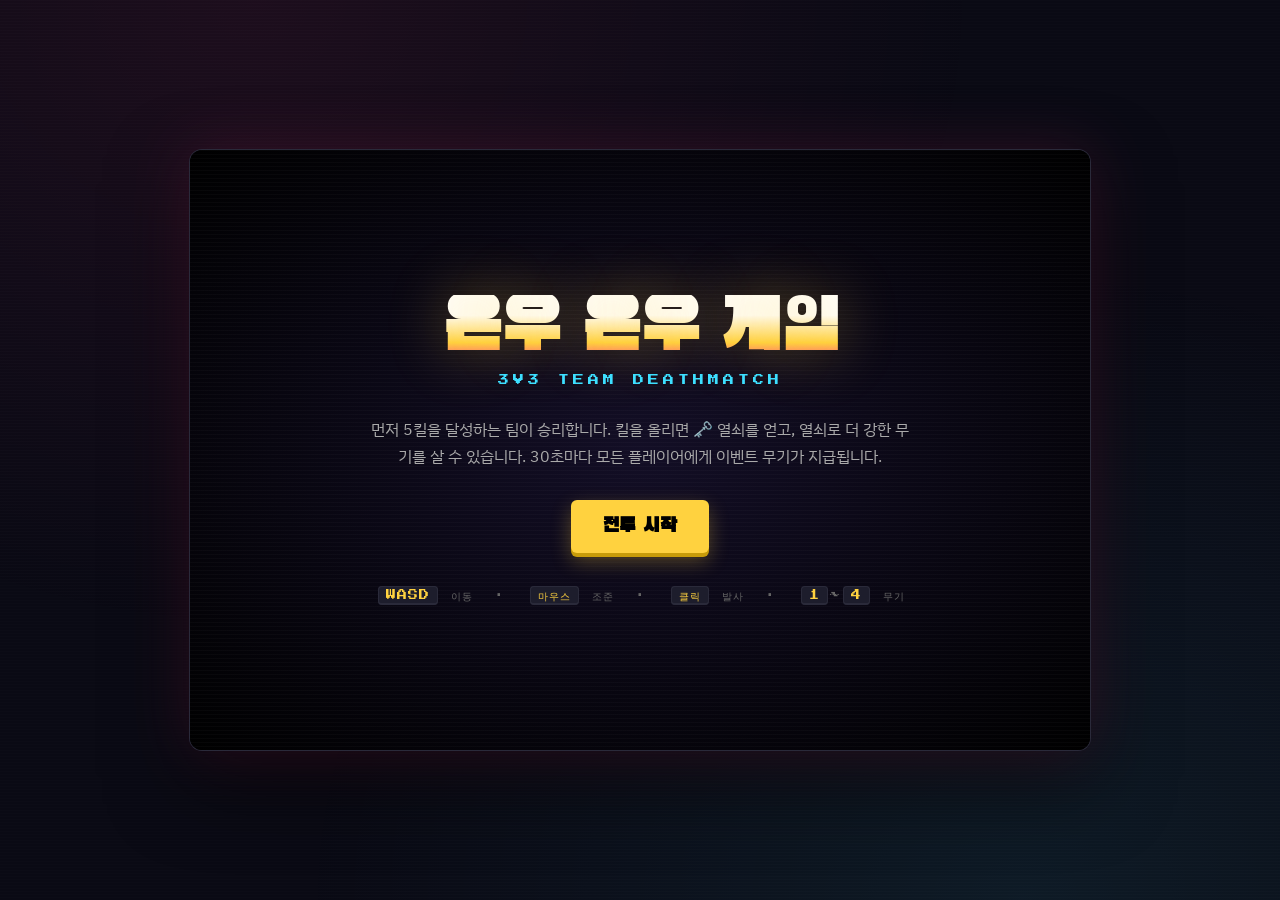
<file: eunwoogame.html>
<!DOCTYPE html>
<html lang="ko">
<head>
<meta charset="UTF-8">
<meta name="viewport" content="width=device-width, initial-scale=1.0">
<title>은우 은우 게임</title>
<link rel="preconnect" href="https://fonts.googleapis.com">
<link rel="preconnect" href="https://fonts.gstatic.com" crossorigin>
<link href="https://fonts.googleapis.com/css2?family=Black+Han+Sans&family=IBM+Plex+Sans+KR:wght@400;500;700&family=Press+Start+2P&display=swap" rel="stylesheet">
<style>
  :root {
    --neon-yellow: #ffd23f;
    --neon-pink: #ff3b8b;
    --neon-cyan: #3ddfff;
    --neon-red: #ff4444;
    --neon-blue: #4d9fff;
    --bg-deep: #0a0a14;
    --bg-mid: #15151f;
    --bg-card: #1d1d2c;
    --border: #2a2a3a;
  }
  * { box-sizing: border-box; }
  html, body {
    margin: 0;
    padding: 0;
    background: var(--bg-deep);
    color: #fff;
    font-family: 'IBM Plex Sans KR', -apple-system, sans-serif;
    overflow: hidden;
    height: 100vh;
    user-select: none;
    -webkit-user-select: none;
  }
  body::before {
    content: '';
    position: fixed; inset: 0;
    background:
      radial-gradient(ellipse at 20% 0%, rgba(255,59,139,0.08), transparent 50%),
      radial-gradient(ellipse at 80% 100%, rgba(61,223,255,0.08), transparent 50%),
      repeating-linear-gradient(0deg, transparent 0 2px, rgba(255,255,255,0.012) 2px 3px);
    pointer-events: none;
    z-index: 0;
  }

  #wrap {
    position: relative;
    z-index: 1;
    display: flex;
    justify-content: center;
    align-items: center;
    height: 100vh;
    padding: 16px;
  }
  #stage {
    position: relative;
    width: 900px;
    height: 600px;
    max-width: 100%;
    max-height: 100%;
    box-shadow:
      0 0 0 1px var(--border),
      0 0 60px rgba(255,59,139,0.15),
      0 30px 80px rgba(0,0,0,0.6);
    border-radius: 12px;
    overflow: hidden;
    background: #000;
  }
  canvas {
    display: block;
    width: 100%;
    height: 100%;
    cursor: crosshair;
    image-rendering: pixelated;
  }

  /* HUD */
  #hud {
    position: absolute;
    top: 0; left: 0; right: 0;
    padding: 14px 16px;
    pointer-events: none;
    display: flex;
    justify-content: space-between;
    align-items: flex-start;
    gap: 12px;
  }
  .hud-box {
    background: rgba(10,10,20,0.78);
    backdrop-filter: blur(8px);
    -webkit-backdrop-filter: blur(8px);
    padding: 10px 14px;
    border-radius: 8px;
    border: 1px solid rgba(255,255,255,0.08);
    font-size: 13px;
    line-height: 1.5;
    font-weight: 500;
  }
  .hp-bar {
    width: 200px;
    height: 8px;
    background: rgba(0,0,0,0.6);
    border-radius: 4px;
    margin-top: 6px;
    overflow: hidden;
    border: 1px solid rgba(255,255,255,0.1);
  }
  .hp-fill {
    height: 100%;
    background: linear-gradient(90deg, var(--neon-red), var(--neon-yellow));
    transition: width 0.15s;
    box-shadow: 0 0 8px rgba(255,210,63,0.5);
  }
  .score {
    font-family: 'Press Start 2P', monospace;
    font-size: 18px;
    letter-spacing: 1px;
  }
  .score .blue { color: var(--neon-cyan); text-shadow: 0 0 8px var(--neon-cyan); }
  .score .red { color: var(--neon-red); text-shadow: 0 0 8px var(--neon-red); }
  .score .sep { color: #555; margin: 0 6px; }

  #weapons-bar {
    position: absolute;
    bottom: 16px;
    left: 50%;
    transform: translateX(-50%);
    display: flex;
    gap: 8px;
    pointer-events: none;
    z-index: 2;
  }
  .weapon-slot {
    width: 84px;
    height: 64px;
    background: rgba(10,10,20,0.85);
    backdrop-filter: blur(8px);
    border: 2px solid rgba(255,255,255,0.12);
    border-radius: 8px;
    padding: 6px 4px;
    text-align: center;
    color: #aaa;
    font-size: 12px;
    line-height: 1.2;
    transition: all 0.15s;
  }
  .weapon-slot.active {
    border-color: var(--neon-yellow);
    background: rgba(255,210,63,0.12);
    color: #fff;
    transform: translateY(-6px);
    box-shadow: 0 4px 16px rgba(255,210,63,0.3);
  }
  .weapon-slot .key {
    font-family: 'Press Start 2P', monospace;
    font-size: 9px;
    color: var(--neon-yellow);
    display: block;
  }
  .weapon-slot .nm {
    font-weight: 700;
    margin-top: 4px;
    font-size: 13px;
  }
  .weapon-slot .stat {
    font-size: 9px;
    color: #777;
    margin-top: 2px;
  }

  /* Overlay */
  #overlay {
    position: absolute;
    inset: 0;
    background:
      radial-gradient(ellipse at center, rgba(20,15,40,0.95), rgba(0,0,0,0.98));
    display: flex;
    flex-direction: column;
    justify-content: center;
    align-items: center;
    color: #fff;
    text-align: center;
    padding: 32px;
    overflow-y: auto;
    z-index: 5;
  }
  #overlay::before {
    content: '';
    position: absolute;
    inset: 0;
    background-image: repeating-linear-gradient(0deg, transparent 0 3px, rgba(255,255,255,0.025) 3px 4px);
    pointer-events: none;
  }
  #overlay.hidden { display: none; }
  #overlay > * { position: relative; z-index: 1; }

  .title {
    font-family: 'Black Han Sans', sans-serif;
    font-size: 72px;
    line-height: 0.95;
    margin: 0 0 4px;
    letter-spacing: -1px;
    background: linear-gradient(180deg, #fff 30%, var(--neon-yellow) 70%, var(--neon-pink) 100%);
    -webkit-background-clip: text;
    -webkit-text-fill-color: transparent;
    background-clip: text;
    text-shadow: 0 0 60px rgba(255,210,63,0.3);
  }
  .subtitle {
    font-family: 'Press Start 2P', monospace;
    font-size: 11px;
    letter-spacing: 4px;
    color: var(--neon-cyan);
    margin: 8px 0 24px;
    text-transform: uppercase;
  }
  .heading {
    font-family: 'Black Han Sans', sans-serif;
    font-size: 42px;
    margin: 0 0 8px;
    letter-spacing: -1px;
  }
  .desc {
    color: #aaa;
    margin: 6px 0;
    line-height: 1.7;
    max-width: 540px;
  }
  .ctrls {
    margin-top: 24px;
    font-family: 'Press Start 2P', monospace;
    font-size: 10px;
    color: #666;
    letter-spacing: 1px;
    line-height: 2;
  }
  .ctrls kbd {
    background: var(--bg-card);
    border: 1px solid var(--border);
    border-bottom-width: 2px;
    padding: 3px 7px;
    border-radius: 4px;
    color: var(--neon-yellow);
    font-family: inherit;
    font-size: inherit;
    margin: 0 2px;
  }

  .btn {
    padding: 14px 32px;
    background: var(--neon-yellow);
    color: #000;
    border: none;
    border-radius: 6px;
    font-family: 'Black Han Sans', sans-serif;
    font-size: 20px;
    font-weight: bold;
    cursor: pointer;
    margin: 8px;
    letter-spacing: 0.5px;
    transition: all 0.15s;
    box-shadow: 0 4px 0 #c89c0a, 0 8px 20px rgba(255,210,63,0.3);
  }
  .btn:hover:not(:disabled) {
    transform: translateY(-2px);
    box-shadow: 0 6px 0 #c89c0a, 0 12px 24px rgba(255,210,63,0.4);
  }
  .btn:active:not(:disabled) {
    transform: translateY(2px);
    box-shadow: 0 2px 0 #c89c0a;
  }
  .btn:disabled {
    background: #444;
    color: #888;
    box-shadow: 0 4px 0 #222;
    cursor: not-allowed;
  }
  .btn.alt {
    background: transparent;
    color: #fff;
    border: 2px solid rgba(255,255,255,0.2);
    box-shadow: none;
  }
  .btn.alt:hover {
    border-color: var(--neon-cyan);
    color: var(--neon-cyan);
    box-shadow: 0 0 20px rgba(61,223,255,0.3);
  }
  .btn.danger {
    background: var(--neon-pink);
    color: #fff;
    box-shadow: 0 4px 0 #b1175d, 0 8px 20px rgba(255,59,139,0.3);
  }

  /* Loadout */
  .weapon-pick {
    display: grid;
    grid-template-columns: repeat(auto-fit, minmax(140px, 1fr));
    gap: 12px;
    margin: 24px 0;
    max-width: 760px;
    width: 100%;
  }
  .pick-card {
    padding: 16px 14px;
    background: var(--bg-card);
    border: 2px solid var(--border);
    border-radius: 10px;
    cursor: pointer;
    transition: all 0.15s;
    text-align: left;
    position: relative;
    overflow: hidden;
  }
  .pick-card::before {
    content: '';
    position: absolute;
    inset: 0;
    background: linear-gradient(135deg, transparent 60%, rgba(255,210,63,0.08));
    opacity: 0;
    transition: opacity 0.15s;
  }
  .pick-card:hover {
    border-color: rgba(255,210,63,0.5);
    transform: translateY(-2px);
  }
  .pick-card:hover::before { opacity: 1; }
  .pick-card.selected {
    border-color: var(--neon-yellow);
    background: rgba(255,210,63,0.08);
    box-shadow: 0 0 20px rgba(255,210,63,0.2);
  }
  .pick-card.selected::before { opacity: 1; }
  .pick-card .num {
    position: absolute;
    top: 8px;
    right: 10px;
    font-family: 'Press Start 2P', monospace;
    font-size: 10px;
    color: var(--neon-yellow);
    opacity: 0;
    transition: opacity 0.15s;
  }
  .pick-card.selected .num { opacity: 1; }
  .pick-card .nm {
    font-family: 'Black Han Sans', sans-serif;
    font-size: 22px;
    line-height: 1;
    margin-bottom: 6px;
  }
  .pick-card .stats {
    font-size: 11px;
    color: #888;
    line-height: 1.6;
    font-family: 'Press Start 2P', monospace;
    letter-spacing: 0;
  }
  .selection-count {
    font-family: 'Press Start 2P', monospace;
    font-size: 14px;
    color: var(--neon-cyan);
    letter-spacing: 2px;
    margin: 12px 0;
  }

  /* Shop */
  .shop-grid {
    display: grid;
    grid-template-columns: repeat(auto-fill, minmax(190px, 1fr));
    gap: 10px;
    max-width: 820px;
    margin: 18px 0;
    width: 100%;
  }
  .shop-card {
    padding: 16px;
    background: var(--bg-card);
    border: 1px solid var(--border);
    border-radius: 10px;
    text-align: left;
    position: relative;
  }
  .shop-card.owned { opacity: 0.5; }
  .shop-card .nm {
    font-family: 'Black Han Sans', sans-serif;
    font-size: 24px;
    line-height: 1;
  }
  .shop-card .meta {
    font-size: 11px;
    color: #888;
    margin: 6px 0 10px;
    font-family: 'Press Start 2P', monospace;
  }
  .shop-card .price {
    color: var(--neon-yellow);
    font-weight: 700;
    font-size: 14px;
    margin-right: 8px;
  }
  .shop-card button {
    margin-top: 4px;
    padding: 6px 14px;
    background: var(--neon-yellow);
    color: #000;
    border: none;
    border-radius: 4px;
    cursor: pointer;
    font-weight: 700;
    font-family: 'IBM Plex Sans KR', sans-serif;
  }
  .shop-card button:disabled {
    background: #333;
    color: #666;
    cursor: not-allowed;
  }

  .key-display {
    font-family: 'Press Start 2P', monospace;
    font-size: 14px;
    color: var(--neon-yellow);
    letter-spacing: 1px;
  }

  /* Banner */
  .event-banner {
    position: absolute;
    top: 80px;
    left: 50%;
    transform: translateX(-50%);
    background: linear-gradient(90deg, var(--neon-pink), var(--neon-yellow));
    color: #000;
    padding: 10px 24px;
    border-radius: 24px;
    font-family: 'Black Han Sans', sans-serif;
    font-size: 18px;
    box-shadow: 0 0 40px rgba(255,210,63,0.6);
    animation: bannerIn 0.4s ease-out, bannerPulse 1s ease-in-out 0.4s infinite;
    z-index: 3;
  }
  @keyframes bannerIn {
    from { transform: translate(-50%, -20px); opacity: 0; }
    to { transform: translate(-50%, 0); opacity: 1; }
  }
  @keyframes bannerPulse {
    50% { transform: translate(-50%, 0) scale(1.04); }
  }

  .kill-feed {
    position: absolute;
    top: 90px;
    right: 16px;
    display: flex;
    flex-direction: column;
    gap: 4px;
    pointer-events: none;
    z-index: 2;
  }
  .kill-msg {
    background: rgba(10,10,20,0.85);
    border: 1px solid rgba(255,255,255,0.1);
    padding: 5px 10px;
    border-radius: 4px;
    font-size: 12px;
    animation: killFade 3s forwards;
    font-weight: 500;
  }
  @keyframes killFade {
    0% { opacity: 0; transform: translateX(20px); }
    10%, 70% { opacity: 1; transform: translateX(0); }
    100% { opacity: 0; }
  }

  /* Responsive */
  @media (max-width: 920px) {
    #stage { width: 100%; height: 65vh; }
    .title { font-size: 56px; }
    .heading { font-size: 32px; }
  }
</style>
</head>
<body>
<div id="wrap">
  <div id="stage">
    <canvas id="cv" width="900" height="600"></canvas>
    <div id="hud"></div>
    <div id="weapons-bar"></div>
    <div class="kill-feed" id="killFeed"></div>
    <div id="overlay"></div>
  </div>
</div>
<script>
'use strict';

// ============================================================
// 은우 은우 게임 — Web Edition
// 원본 Roblox 스크립트의 시스템을 모두 보존:
//  • 키 시스템 / 상점 / 시작 무기 4개 선택
//  • 체력 150 / 맵 확률 / 팀 / 5킬 승리 / 이벤트 무기
// ============================================================

const W = 900, H = 600;
const cv = document.getElementById('cv');
const ctx = cv.getContext('2d');
const overlay = document.getElementById('overlay');
const hud = document.getElementById('hud');
const weaponsBar = document.getElementById('weapons-bar');
const killFeed = document.getElementById('killFeed');
const stage = document.getElementById('stage');

// ---------- 데이터 ----------
const WEAPONS = {
  AssaultRifle: { ko: '돌격소총', dmg: 15, fr: 130, sp: 9, col: '#bbb', kind: 'gun' },
  Bow:          { ko: '활',       dmg: 40, fr: 700, sp: 7, col: '#a86a3a', kind: 'gun' },
  RepairBullet: { ko: '회복탄',   dmg: 0,  fr: 1800, sp: 0, col: '#5f5', kind: 'heal', heal: 35 },
  Pistol:       { ko: '권총',     dmg: 20, fr: 350, sp: 8, col: '#999', kind: 'gun' },
  Grenade:      { ko: '수류탄',   dmg: 70, fr: 1300, sp: 5, col: '#5b5', kind: 'aoe', radius: 75, fuse: 800 },

  AK47:        { ko: 'AK-47',     dmg: 22, fr: 90,   sp: 10, col: '#d9a040', kind: 'gun',     price: 3 },
  Shotgun:     { ko: '샷건',       dmg: 11, fr: 700,  sp: 8,  col: '#888',    kind: 'shotgun', pellets: 6, price: 2 },
  Sniper:      { ko: '저격총',     dmg: 100, fr: 1400, sp: 18, col: '#4d9fff', kind: 'gun',    price: 5 },
  Sword:       { ko: '검',         dmg: 80,  fr: 450,  sp: 0,  col: '#ddd',    kind: 'melee', range: 60, price: 1 },
  SMG:         { ko: '기관단총',   dmg: 9,   fr: 60,   sp: 11, col: '#aaa',    kind: 'gun',    price: 2 },
  Minigun:     { ko: '미니건',     dmg: 7,   fr: 40,   sp: 9,  col: '#666',    kind: 'gun',    price: 4 },
  LMG:         { ko: '경기관총',   dmg: 18,  fr: 110,  sp: 9,  col: '#5a7a3a', kind: 'gun',    price: 4 },
  Magnum:      { ko: '매그넘',     dmg: 45,  fr: 600,  sp: 12, col: '#c97a3a', kind: 'gun',    price: 3 },
  DesertEagle: { ko: '데저트이글', dmg: 35,  fr: 450,  sp: 11, col: '#d4af37', kind: 'gun',    price: 2 },
  AntiTank:    { ko: '대물저격총', dmg: 180, fr: 2200, sp: 22, col: '#7a4a8c', kind: 'gun',    pierce: true, price: 8 },
  AutoShotgun: { ko: '자동샷건',   dmg: 9,   fr: 380,  sp: 8,  col: '#a76',    kind: 'shotgun', pellets: 5, price: 4 },
  DoubleBarrel:{ ko: '더블배럴',   dmg: 14,  fr: 1100, sp: 8,  col: '#7a5538', kind: 'shotgun', pellets: 8, price: 3 },
  PlasmaRifle: { ko: '플라즈마',   dmg: 25,  fr: 140,  sp: 12, col: '#5fff8f', kind: 'gun',    price: 4 },
  RailGun:     { ko: '레일건',     dmg: 75,  fr: 1600, sp: 30, col: '#9f5fff', kind: 'gun',    pierce: true, price: 6 },
  Flamethrower:{ ko: '화염방사기', dmg: 6,   fr: 35,   sp: 7,  col: '#ff7733', kind: 'gun',    price: 4 },
  IceCannon:   { ko: '얼음대포',   dmg: 32,  fr: 380,  sp: 9,  col: '#8fdfff', kind: 'gun',    price: 3 },
  Crossbow:    { ko: '석궁',       dmg: 55,  fr: 500,  sp: 14, col: '#967846', kind: 'gun',    pierce: true, price: 3 },
  Katana:      { ko: '카타나',     dmg: 50,  fr: 250,  sp: 0,  col: '#fff8c0', kind: 'melee', range: 55, price: 2 },
  WarHammer:   { ko: '워해머',     dmg: 130, fr: 900,  sp: 0,  col: '#a87858', kind: 'melee', range: 70, price: 4 },
  Spear:       { ko: '창',         dmg: 60,  fr: 500,  sp: 0,  col: '#cdb78a', kind: 'melee', range: 90, price: 3 },
  RocketLauncher:{ ko: '로켓런처', dmg: 90,  fr: 1500, sp: 7,  col: '#bb4422', kind: 'aoe', radius: 90, fuse: 2000, price: 5 },
  StickyBomb:  { ko: '점착폭탄',   dmg: 80,  fr: 1200, sp: 6,  col: '#88ff44', kind: 'aoe', radius: 70, fuse: 1500, price: 3 },
  MedKit:      { ko: '구급상자',   dmg: 0,   fr: 2500, sp: 0,  col: '#5fff8f', kind: 'heal', heal: 75, price: 2 },

  GoldenRifle: { ko: '황금소총', dmg: 30, fr: 80, sp: 11, col: '#ffd23f', kind: 'gun', event: true },
  LaserGun:    { ko: '레이저건', dmg: 28, fr: 55, sp: 25, col: '#ff3b8b', kind: 'gun', event: true },
  UltraBow:    { ko: '울트라활', dmg: 70, fr: 500, sp: 13, col: '#3ddfff', kind: 'gun', event: true, pierce: true }
};

const MAPS = {
  Desert:  { weight: 30, ko: '사막',   bg: '#c89968', obs: '#7a5a35', accent: '#a8804f' },
  City:    { weight: 20, ko: '도시',   bg: '#4a4a55', obs: '#1a1a22', accent: '#2e2e3a' },
  Snow:    { weight: 12, ko: '설원',   bg: '#dde8f0', obs: '#7a93a8', accent: '#b8c8d6' },
  Space:   { weight: 5,  ko: '우주',   bg: '#0a0820', obs: '#4a3a7a', accent: '#1a1535' },
  Forest:  { weight: 15, ko: '숲',     bg: '#3a5a3a', obs: '#5a3a1a', accent: '#5a7a4a' },
  Lava:    { weight: 8,  ko: '용암',   bg: '#3a1a0a', obs: '#1a0808', accent: '#dd6a2a' },
  Castle:  { weight: 12, ko: '성',     bg: '#5a5550', obs: '#2a2520', accent: '#7a7570' },
  Jungle:  { weight: 10, ko: '정글',   bg: '#1a3a2a', obs: '#0a1a0a', accent: '#3a6a4a' },
  Factory: { weight: 10, ko: '공장',   bg: '#2a2a35', obs: '#5a5a4a', accent: '#3a3a4a' },
  Neon:    { weight: 6,  ko: '네온',   bg: '#0a0815', obs: '#2a1a4a', accent: '#ff3b8b' },
  Beach:   { weight: 12, ko: '해변',   bg: '#e8d8a0', obs: '#7a5a3a', accent: '#8fc0e0' }
};

const STARTER = ['AssaultRifle', 'Bow', 'RepairBullet', 'Pistol', 'Grenade'];
const SHOP_ITEMS = [
  'Sword', 'Shotgun', 'SMG', 'DesertEagle', 'MedKit',
  'AK47', 'Magnum', 'IceCannon', 'Crossbow', 'DoubleBarrel', 'StickyBomb', 'Katana', 'Spear',
  'Sniper', 'LMG', 'Minigun', 'Flamethrower', 'PlasmaRifle', 'AutoShotgun', 'WarHammer', 'RocketLauncher',
  'RailGun', 'AntiTank'
];
const EVENT_WEAPONS = ['GoldenRifle', 'LaserGun', 'UltraBow'];

const WIN_KILLS = 5;
const EVENT_INTERVAL = 30000;
const MAX_HP = 150;
const TEAM_SIZE = 3; // 3v3

// ---------- 게임 상태 ----------
let state = 'menu';
let player = null;
let bots = [];
let bullets = [];
let particles = [];
let obstacles = [];
let currentMap = null;
let mapName = 'Desert';
let lastEventTime = 0;
let totalKeys = 0;
let purchased = new Set();
let loadout = [];
let activeSlot = 0;
let lastShot = {};
let mouseX = 0, mouseY = 0, mouseDown = false;
let keys = {};
let lastFrame = performance.now();
let screenShake = 0;

// ============================================================
// 상태 화면
// ============================================================
function showMenu() {
  state = 'menu';
  overlay.classList.remove('hidden');
  overlay.innerHTML = `
    <h1 class="title">은우 은우 게임</h1>
    <div class="subtitle">3v3 Team Deathmatch</div>
    <p class="desc">먼저 5킬을 달성하는 팀이 승리합니다. 킬을 올리면 🗝️ 열쇠를 얻고, 열쇠로 더 강한 무기를 살 수 있습니다. 30초마다 모든 플레이어에게 이벤트 무기가 지급됩니다.</p>
    <div style="display:flex;gap:12px;flex-wrap:wrap;justify-content:center;margin-top:16px">
      <button class="btn" id="startBtn">전투 시작</button>
      ${totalKeys > 0 ? `<button class="btn alt" id="shopBtn">상점 (🗝️ ${totalKeys})</button>` : ''}
    </div>
    <div class="ctrls">
      <kbd>WASD</kbd> 이동 &nbsp;·&nbsp; <kbd>마우스</kbd> 조준 &nbsp;·&nbsp; <kbd>클릭</kbd> 발사 &nbsp;·&nbsp; <kbd>1</kbd>~<kbd>4</kbd> 무기
    </div>
  `;
  document.getElementById('startBtn').onclick = goLoadout;
  if (totalKeys > 0) document.getElementById('shopBtn').onclick = showShop;
}

function goLoadout() {
  state = 'loadout';
  loadout = [];
  renderLoadout();
}

function renderLoadout() {
  const all = [...STARTER, ...SHOP_ITEMS.filter(w => purchased.has(w))];
  const cards = all.map(w => {
    const wp = WEAPONS[w];
    const sel = loadout.indexOf(w);
    let stat;
    if (wp.kind === 'heal') stat = `회복 ${wp.heal}`;
    else if (wp.kind === 'melee') stat = `근접 ${wp.dmg}`;
    else if (wp.kind === 'aoe') stat = `폭발 ${wp.dmg}`;
    else if (wp.kind === 'shotgun') stat = `${wp.pellets}발 × ${wp.dmg}`;
    else stat = `Dmg ${wp.dmg}`;
    return `<div class="pick-card ${sel >= 0 ? 'selected' : ''}" data-w="${w}">
      ${sel >= 0 ? `<div class="num">${sel+1}</div>` : ''}
      <div class="nm" style="color:${wp.col}">${wp.ko}</div>
      <div class="stats">${stat}<br>FR ${wp.fr}ms</div>
    </div>`;
  }).join('');

  overlay.innerHTML = `
    <h2 class="heading">무기 선택</h2>
    <p class="desc">전투에 가져갈 무기 4개를 선택하세요.</p>
    <div class="weapon-pick">${cards}</div>
    <div class="selection-count">${loadout.length} / 4</div>
    <div style="display:flex;gap:12px;flex-wrap:wrap;justify-content:center">
      <button class="btn" id="goBtn" ${loadout.length === 4 ? '' : 'disabled'}>전투 시작</button>
      <button class="btn alt" id="backBtn">뒤로</button>
    </div>
  `;
  overlay.querySelectorAll('.pick-card').forEach(el => {
    el.onclick = () => toggleLoadout(el.dataset.w);
  });
  const go = document.getElementById('goBtn');
  if (go) go.onclick = startMatch;
  document.getElementById('backBtn').onclick = showMenu;
}

function toggleLoadout(w) {
  const i = loadout.indexOf(w);
  if (i >= 0) loadout.splice(i, 1);
  else if (loadout.length < 4) loadout.push(w);
  renderLoadout();
}

function showShop() {
  state = 'shop';
  const cards = SHOP_ITEMS.map(w => {
    const wp = WEAPONS[w];
    const owned = purchased.has(w);
    const canBuy = totalKeys >= wp.price && !owned;
    let meta;
    if (wp.kind === 'heal') meta = `HEAL ${wp.heal} · CD ${wp.fr}ms`;
    else if (wp.kind === 'melee') meta = `근접 ${wp.dmg} · 사거리 ${wp.range}`;
    else if (wp.kind === 'aoe') meta = `폭발 ${wp.dmg} · R${wp.radius}`;
    else if (wp.kind === 'shotgun') meta = `${wp.pellets}발 × ${wp.dmg} · FR ${wp.fr}ms`;
    else meta = `DMG ${wp.dmg} · FR ${wp.fr}ms${wp.pierce ? ' · 관통' : ''}`;
    return `<div class="shop-card ${owned ? 'owned' : ''}">
      <div class="nm" style="color:${wp.col}">${wp.ko}</div>
      <div class="meta">${meta}</div>
      <span class="price">🗝️ ${wp.price}</span>
      <button data-w="${w}" ${canBuy ? '' : 'disabled'}>${owned ? '보유 중' : '구매'}</button>
    </div>`;
  }).join('');
  overlay.innerHTML = `
    <h2 class="heading">상점</h2>
    <div class="key-display">보유 🗝️ ${totalKeys}</div>
    <div class="shop-grid">${cards}</div>
    <p class="desc" style="font-size:13px">상점 무기는 다음 전투의 무기 선택 화면에서 함께 표시됩니다.</p>
    <button class="btn alt" id="backBtn">뒤로</button>
  `;
  overlay.querySelectorAll('.shop-card button').forEach(b => {
    b.onclick = () => buy(b.dataset.w);
  });
  document.getElementById('backBtn').onclick = showMenu;
}

function buy(w) {
  const wp = WEAPONS[w];
  if (totalKeys >= wp.price && !purchased.has(w)) {
    totalKeys -= wp.price;
    purchased.add(w);
    showShop();
  }
}

// ============================================================
// 매치 시작
// ============================================================
function startMatch() {
  state = 'playing';
  overlay.classList.add('hidden');
  mapName = chooseMap();
  currentMap = MAPS[mapName];
  obstacles = generateObstacles(mapName);

  player = makeEntity(120, H/2, 'blue', 'You', false);
  player.weapons = [...loadout];
  player.activeWeapon = loadout[0];
  activeSlot = 0;

  bots = [];
  for (let i = 0; i < TEAM_SIZE - 1; i++) {
    const b = makeEntity(80 + i*40, H/2 - 100 + i*60, 'blue', '아군' + (i+1), true);
    b.weapons = randomLoadout();
    b.activeWeapon = b.weapons[0];
    bots.push(b);
  }
  for (let i = 0; i < TEAM_SIZE; i++) {
    const b = makeEntity(W - 120 - i*30, H/2 - 100 + i*80, 'red', '적군' + (i+1), true);
    b.weapons = randomLoadout();
    b.activeWeapon = b.weapons[0];
    bots.push(b);
  }

  bullets = [];
  particles = [];
  lastShot = {};
  player.kills = 0;
  bots.forEach(b => b.kills = 0);
  lastEventTime = performance.now();

  showEventBanner(`🗺️ ${currentMap.ko} 맵`);
  lastFrame = performance.now();
  requestAnimationFrame(loop);
}

function chooseMap() {
  const total = Object.values(MAPS).reduce((s, m) => s + m.weight, 0);
  let r = Math.random() * total;
  for (const [name, m] of Object.entries(MAPS)) {
    r -= m.weight;
    if (r <= 0) return name;
  }
  return 'Desert';
}

function generateObstacles(name) {
  const obs = [];
  const tryAdd = (o) => {
    // keep clear of spawns
    if (o.x < 200 && o.y > H/2 - 120 && o.y < H/2 + 120) return;
    if (o.x + o.w > W - 200 && o.y > H/2 - 120 && o.y < H/2 + 120) return;
    obs.push(o);
  };
  if (name === 'Desert') {
    for (let i = 0; i < 14; i++) {
      const r = 22 + Math.random() * 18;
      tryAdd({ x: 100 + Math.random()*(W-200), y: 80 + Math.random()*(H-160), w: r*2, h: r*2, shape: 'circle' });
    }
  } else if (name === 'City') {
    for (let row = 0; row < 3; row++) {
      for (let col = 0; col < 5; col++) {
        if (Math.random() > 0.32) {
          tryAdd({
            x: 130 + col*140 + Math.random()*20,
            y: 90 + row*150 + Math.random()*20,
            w: 60 + Math.random()*30,
            h: 60 + Math.random()*30,
            shape: 'rect'
          });
        }
      }
    }
  } else if (name === 'Snow') {
    for (let i = 0; i < 9; i++) {
      const r = 24 + Math.random() * 14;
      tryAdd({ x: 150 + Math.random()*(W-300), y: 100 + Math.random()*(H-200), w: r*2, h: r*2, shape: 'circle' });
    }
  } else if (name === 'Space') {
    for (let i = 0; i < 11; i++) {
      const r = 26 + Math.random() * 22;
      tryAdd({ x: 120 + Math.random()*(W-240), y: 80 + Math.random()*(H-160), w: r*2, h: r*2, shape: 'circle' });
    }
  } else if (name === 'Forest') {
    // 빽빽한 나무 - 작은 원들
    for (let i = 0; i < 22; i++) {
      const r = 16 + Math.random() * 14;
      tryAdd({ x: 100 + Math.random()*(W-200), y: 70 + Math.random()*(H-140), w: r*2, h: r*2, shape: 'circle' });
    }
  } else if (name === 'Lava') {
    // 큼지막한 용암 바위 몇 덩어리
    for (let i = 0; i < 8; i++) {
      const r = 32 + Math.random() * 24;
      tryAdd({ x: 130 + Math.random()*(W-260), y: 90 + Math.random()*(H-180), w: r*2, h: r*2, shape: 'circle' });
    }
  } else if (name === 'Castle') {
    // 성벽 - 큰 사각 + 작은 탑
    for (let row = 0; row < 3; row++) {
      for (let col = 0; col < 4; col++) {
        if (Math.random() > 0.4) {
          tryAdd({
            x: 160 + col*160 + Math.random()*15,
            y: 100 + row*150 + Math.random()*15,
            w: 50 + Math.random()*40,
            h: 70 + Math.random()*50,
            shape: 'rect'
          });
        }
      }
    }
    // 탑 (원형)
    for (let i = 0; i < 4; i++) {
      const r = 22 + Math.random() * 8;
      tryAdd({ x: 150 + Math.random()*(W-300), y: 100 + Math.random()*(H-200), w: r*2, h: r*2, shape: 'circle' });
    }
  } else if (name === 'Jungle') {
    // 매우 빽빽한 정글
    for (let i = 0; i < 28; i++) {
      const r = 14 + Math.random() * 16;
      tryAdd({ x: 90 + Math.random()*(W-180), y: 70 + Math.random()*(H-140), w: r*2, h: r*2, shape: 'circle' });
    }
  } else if (name === 'Factory') {
    // 컨테이너(사각) + 파이프(원) 혼합
    for (let i = 0; i < 8; i++) {
      tryAdd({
        x: 130 + Math.random()*(W-260),
        y: 100 + Math.random()*(H-200),
        w: 50 + Math.random()*50,
        h: 40 + Math.random()*40,
        shape: 'rect'
      });
    }
    for (let i = 0; i < 6; i++) {
      const r = 18 + Math.random() * 12;
      tryAdd({ x: 150 + Math.random()*(W-300), y: 100 + Math.random()*(H-200), w: r*2, h: r*2, shape: 'circle' });
    }
  } else if (name === 'Neon') {
    // 네온 도시 - 적은 키 큰 빌딩
    for (let i = 0; i < 7; i++) {
      tryAdd({
        x: 150 + Math.random()*(W-300),
        y: 90 + Math.random()*(H-180),
        w: 45 + Math.random()*55,
        h: 60 + Math.random()*60,
        shape: 'rect'
      });
    }
  } else if (name === 'Beach') {
    // 듬성듬성한 바위
    for (let i = 0; i < 7; i++) {
      const r = 22 + Math.random() * 16;
      tryAdd({ x: 150 + Math.random()*(W-300), y: 100 + Math.random()*(H-200), w: r*2, h: r*2, shape: 'circle' });
    }
  }
  return obs;
}

function makeEntity(x, y, team, name, isBot) {
  return {
    x, y, team, name, isBot,
    hp: MAX_HP, maxHp: MAX_HP,
    radius: 14, angle: 0, kills: 0,
    weapons: [], activeWeapon: null,
    aiState: 'wander', aiTimer: 0, wanderDir: { x: 0, y: 0 },
    dead: false, respawnAt: 0,
    lastDamageTime: 0
  };
}

function randomLoadout() {
  const pool = [...STARTER];
  const arr = [];
  for (let i = 0; i < 4 && pool.length; i++) {
    const idx = Math.floor(Math.random() * pool.length);
    arr.push(pool.splice(idx, 1)[0]);
  }
  return arr;
}

// ============================================================
// 게임 루프
// ============================================================
function loop(now) {
  if (state !== 'playing') return;
  const dt = Math.min(50, now - lastFrame);
  lastFrame = now;
  update(dt, now);
  render();
  requestAnimationFrame(loop);
}

function update(dt, now) {
  // 이벤트 타이머
  if (now - lastEventTime > EVENT_INTERVAL) {
    triggerEvent();
    lastEventTime = now;
  }

  updatePlayer(dt, now);
  bots.forEach(b => updateBot(b, dt, now));
  updateBullets(dt);
  updateParticles(dt);

  bots.forEach(b => {
    if (b.dead && now > b.respawnAt) respawnEntity(b);
  });
  if (player.dead && now > player.respawnAt) respawnEntity(player);

  if (screenShake > 0) screenShake = Math.max(0, screenShake - dt * 0.01);

  // 승리 판정
  const blueKills = teamKills('blue');
  const redKills = teamKills('red');
  if (blueKills >= WIN_KILLS) endMatch(true);
  else if (redKills >= WIN_KILLS) endMatch(false);
}

function teamKills(team) {
  let s = 0;
  if (player.team === team) s += player.kills;
  for (const b of bots) if (b.team === team) s += b.kills;
  return s;
}

function updatePlayer(dt, now) {
  if (player.dead) return;
  let dx = 0, dy = 0;
  if (keys['w'] || keys['arrowup']) dy -= 1;
  if (keys['s'] || keys['arrowdown']) dy += 1;
  if (keys['a'] || keys['arrowleft']) dx -= 1;
  if (keys['d'] || keys['arrowright']) dx += 1;
  const len = Math.hypot(dx, dy);
  if (len > 0) { dx /= len; dy /= len; }
  const sp = 3.5 * dt / 16.67;
  tryMove(player, dx * sp, dy * sp);
  player.angle = Math.atan2(mouseY - player.y, mouseX - player.x);
  if (mouseDown) tryShoot(player, now);
}

function tryMove(e, dx, dy) {
  if (!collides(e.x + dx, e.y, e.radius)) e.x += dx;
  if (!collides(e.x, e.y + dy, e.radius)) e.y += dy;
  e.x = Math.max(e.radius, Math.min(W - e.radius, e.x));
  e.y = Math.max(e.radius, Math.min(H - e.radius, e.y));
}

function collides(x, y, r) {
  for (const o of obstacles) {
    if (o.shape === 'circle') {
      const cx = o.x + o.w/2, cy = o.y + o.h/2;
      if (Math.hypot(x - cx, y - cy) < o.w/2 + r) return true;
    } else {
      if (x + r > o.x && x - r < o.x + o.w && y + r > o.y && y - r < o.y + o.h) return true;
    }
  }
  return false;
}

function lineOfSight(x1, y1, x2, y2) {
  const steps = 16;
  for (let i = 1; i < steps; i++) {
    const t = i / steps;
    const x = x1 + (x2 - x1) * t, y = y1 + (y2 - y1) * t;
    for (const o of obstacles) {
      if (o.shape === 'circle') {
        if (Math.hypot(x - (o.x + o.w/2), y - (o.y + o.h/2)) < o.w/2) return false;
      } else {
        if (x > o.x && x < o.x + o.w && y > o.y && y < o.y + o.h) return false;
      }
    }
  }
  return true;
}

function updateBot(bot, dt, now) {
  if (bot.dead) return;
  const enemies = [player, ...bots].filter(p => p.team !== bot.team && !p.dead);
  let target = null, minDist = Infinity;
  for (const e of enemies) {
    const d = Math.hypot(e.x - bot.x, e.y - bot.y);
    if (d < minDist) { minDist = d; target = e; }
  }

  bot.aiTimer -= dt;
  if (bot.aiTimer <= 0) {
    if (target) {
      const visible = lineOfSight(bot.x, bot.y, target.x, target.y);
      if (visible && minDist < 360) bot.aiState = 'attack';
      else bot.aiState = 'pursue';
    } else {
      bot.aiState = 'wander';
    }
    bot.aiTimer = 200 + Math.random() * 250;

    // 가끔 무기 교체로 다양성
    if (Math.random() < 0.3 && bot.weapons.length > 0) {
      bot.activeWeapon = bot.weapons[Math.floor(Math.random() * bot.weapons.length)];
    }
  }

  let mx = 0, my = 0;
  if (bot.aiState === 'wander' || !target) {
    if (Math.random() < 0.02 || (bot.wanderDir.x === 0 && bot.wanderDir.y === 0)) {
      const a = Math.random() * Math.PI * 2;
      bot.wanderDir = { x: Math.cos(a), y: Math.sin(a) };
    }
    mx = bot.wanderDir.x * 0.55;
    my = bot.wanderDir.y * 0.55;
  } else if (bot.aiState === 'pursue') {
    const a = Math.atan2(target.y - bot.y, target.x - bot.x);
    mx = Math.cos(a); my = Math.sin(a);
    bot.angle = a;
  } else if (bot.aiState === 'attack') {
    bot.angle = Math.atan2(target.y - bot.y, target.x - bot.x);
    // 사이드 스텝
    const sa = bot.angle + Math.PI/2;
    const dir = Math.sin(now / 250 + bot.x) > 0 ? 1 : -1;
    mx = Math.cos(sa) * 0.7 * dir;
    my = Math.sin(sa) * 0.7 * dir;
    if (minDist < 110) {
      mx -= Math.cos(bot.angle) * 0.6;
      my -= Math.sin(bot.angle) * 0.6;
    } else if (minDist > 300) {
      mx += Math.cos(bot.angle) * 0.4;
      my += Math.sin(bot.angle) * 0.4;
    }
    tryShoot(bot, now);
  }
  const sp = 2.5 * dt / 16.67;
  tryMove(bot, mx * sp, my * sp);
}

// ============================================================
// 발사
// ============================================================
function tryShoot(p, now) {
  const w = p.activeWeapon;
  if (!w) return;
  const wp = WEAPONS[w];
  if (!wp) return;
  // 적군(red) 봇 너프: 조준 흔들림 + 느린 발사 + 낮은 피해
  const isEnemy = p.isBot && p.team === 'red';
  const aimError = isEnemy ? (Math.random() - 0.5) * 0.18 : 0;
  const dmgMult  = isEnemy ? 0.75 : 1;
  const frMult   = isEnemy ? 1.35 : 1;
  const key = p.name;
  if ((lastShot[key] || 0) + wp.fr * frMult > now) return;
  lastShot[key] = now;

  if (wp.kind === 'heal') {
    p.hp = Math.min(p.maxHp, p.hp + wp.heal);
    spawnHealParticles(p);
    return;
  }
  if (wp.kind === 'melee') {
    const range = wp.range;
    const enemies = [player, ...bots].filter(e => e.team !== p.team && !e.dead);
    let hitAny = false;
    for (const e of enemies) {
      const dx = e.x - p.x, dy = e.y - p.y;
      const d = Math.hypot(dx, dy);
      if (d <= range + e.radius) {
        const ang = Math.atan2(dy, dx);
        let diff = Math.abs(((ang - p.angle + Math.PI) % (Math.PI*2)) - Math.PI);
        if (diff < Math.PI / 2.5) {
          dealDamage(e, wp.dmg * dmgMult, p);
          spawnHitParticles(e.x, e.y, '#fff');
          hitAny = true;
        }
      }
    }
    spawnSwingParticles(p);
    if (hitAny && p === player) screenShake = 4;
    return;
  }
  if (wp.kind === 'shotgun') {
    for (let i = 0; i < wp.pellets; i++) {
      const a = p.angle + aimError + (Math.random() - 0.5) * 0.5;
      const b = makeBullet(p, a, wp);
      b.dmg *= dmgMult;
      bullets.push(b);
    }
    return;
  }
  if (wp.kind === 'aoe') {
    const b = makeBullet(p, p.angle + aimError, wp);
    b.isAoe = true;
    b.fuse = wp.fuse;
    b.life = wp.fuse;
    b.aoeRadius = wp.radius;
    b.dmg *= dmgMult;
    bullets.push(b);
    return;
  }
  const b = makeBullet(p, p.angle + aimError, wp);
  b.dmg *= dmgMult;
  bullets.push(b);
}

function makeBullet(owner, angle, wp) {
  return {
    x: owner.x + Math.cos(angle) * 18,
    y: owner.y + Math.sin(angle) * 18,
    vx: Math.cos(angle) * wp.sp,
    vy: Math.sin(angle) * wp.sp,
    dmg: wp.dmg,
    radius: 4,
    color: wp.col,
    team: owner.team,
    owner,
    pierce: !!wp.pierce,
    hit: new Set(),
    life: 1500
  };
}

function updateBullets(dt) {
  const k = dt / 16.67;
  for (let i = bullets.length - 1; i >= 0; i--) {
    const b = bullets[i];
    b.life -= dt;
    if (b.life <= 0) {
      if (b.isAoe) explode(b);
      bullets.splice(i, 1);
      continue;
    }
    b.x += b.vx * k;
    b.y += b.vy * k;
    if (b.x < 0 || b.x > W || b.y < 0 || b.y > H) {
      if (b.isAoe) explode(b);
      bullets.splice(i, 1);
      continue;
    }
    if (collides(b.x, b.y, b.radius)) {
      if (b.isAoe) explode(b);
      else spawnHitParticles(b.x, b.y, b.color);
      bullets.splice(i, 1);
      continue;
    }
    let removed = false;
    const targets = [player, ...bots];
    for (const e of targets) {
      if (e.dead || e.team === b.team) continue;
      if (b.hit.has(e)) continue;
      const d = Math.hypot(b.x - e.x, b.y - e.y);
      if (d < e.radius + b.radius) {
        dealDamage(e, b.dmg, b.owner);
        spawnHitParticles(b.x, b.y, b.color);
        b.hit.add(e);
        if (!b.pierce) {
          if (b.isAoe) explode(b);
          bullets.splice(i, 1);
          removed = true;
        }
        break;
      }
    }
    if (removed) continue;
  }
}

function explode(b) {
  const r = b.aoeRadius || WEAPONS.Grenade.radius;
  const targets = [player, ...bots];
  for (const e of targets) {
    if (e.dead || e.team === b.team) continue;
    const d = Math.hypot(b.x - e.x, b.y - e.y);
    if (d < r + e.radius) {
      const factor = 1 - (d / (r + e.radius)) * 0.5;
      dealDamage(e, b.dmg * factor, b.owner);
    }
  }
  spawnExplosion(b.x, b.y, true);
  if (Math.hypot(b.x - player.x, b.y - player.y) < 200) screenShake = 8;
}

function dealDamage(e, dmg, attacker) {
  if (e.dead) return;
  e.hp -= dmg;
  e.lastDamageTime = performance.now();
  if (e.hp <= 0) {
    e.dead = true;
    e.respawnAt = performance.now() + (e === player ? 4000 : 3000);
    if (attacker && attacker !== e) {
      attacker.kills = (attacker.kills || 0) + 1;
      if (attacker === player) totalKeys += 1;
      pushKillMsg(attacker, e);
      spawnExplosion(e.x, e.y, false);
    }
    if (e === player) screenShake = 12;
  }
}

function respawnEntity(e) {
  if (e === player) {
    e.x = 120; e.y = H/2 + (Math.random() - 0.5) * 100;
  } else if (e.team === 'blue') {
    e.x = 60 + Math.random() * 80;
    e.y = H/2 + (Math.random() - 0.5) * 200;
  } else {
    e.x = W - 60 - Math.random() * 80;
    e.y = H/2 + (Math.random() - 0.5) * 200;
  }
  e.hp = e.maxHp;
  e.dead = false;
  if (e.weapons && e.weapons.length) {
    e.activeWeapon = e.weapons[Math.floor(Math.random() * e.weapons.length)];
  }
}

function pushKillMsg(killer, victim) {
  const div = document.createElement('div');
  div.className = 'kill-msg';
  const kCol = killer.team === 'blue' ? 'var(--neon-cyan)' : 'var(--neon-red)';
  const vCol = victim.team === 'blue' ? 'var(--neon-cyan)' : 'var(--neon-red)';
  const kName = killer === player ? 'You' : killer.name;
  const vName = victim === player ? 'You' : victim.name;
  div.innerHTML = `<span style="color:${kCol}">${kName}</span> 💥 <span style="color:${vCol}">${vName}</span>`;
  killFeed.appendChild(div);
  setTimeout(() => div.remove(), 3000);
}

// ============================================================
// 파티클
// ============================================================
function updateParticles(dt) {
  const k = dt / 16.67;
  for (let i = particles.length - 1; i >= 0; i--) {
    const p = particles[i];
    p.life -= dt;
    if (p.life <= 0) { particles.splice(i, 1); continue; }
    p.x += p.vx * k;
    p.y += p.vy * k;
    p.vx *= 0.93; p.vy *= 0.93;
  }
}
function spawnHitParticles(x, y, col) {
  for (let i = 0; i < 5; i++) {
    const a = Math.random() * Math.PI * 2;
    const s = 1 + Math.random() * 3;
    particles.push({ x, y, vx: Math.cos(a)*s, vy: Math.sin(a)*s, life: 300, maxLife: 300, color: col, size: 3 });
  }
}
function spawnExplosion(x, y, big) {
  const n = big ? 22 : 14;
  for (let i = 0; i < n; i++) {
    const a = Math.random() * Math.PI * 2;
    const s = 2 + Math.random() * 5;
    const col = ['#ffd23f', '#ff8800', '#ff4444'][Math.floor(Math.random()*3)];
    particles.push({ x, y, vx: Math.cos(a)*s, vy: Math.sin(a)*s, life: 600, maxLife: 600, color: col, size: 5 });
  }
}
function spawnHealParticles(p) {
  for (let i = 0; i < 8; i++) {
    particles.push({ x: p.x, y: p.y, vx: (Math.random()-0.5)*1.5, vy: -1 - Math.random()*2, life: 600, maxLife: 600, color: '#5f5', size: 4 });
  }
}
function spawnSwingParticles(p) {
  for (let i = -3; i <= 3; i++) {
    const a = p.angle + i * 0.18;
    particles.push({ x: p.x + Math.cos(a)*45, y: p.y + Math.sin(a)*45, vx: Math.cos(a)*1, vy: Math.sin(a)*1, life: 220, maxLife: 220, color: '#fff', size: 3 });
  }
}

// ============================================================
// 렌더
// ============================================================
function render() {
  ctx.save();
  if (screenShake > 0) {
    ctx.translate((Math.random() - 0.5) * screenShake, (Math.random() - 0.5) * screenShake);
  }

  // 배경
  ctx.fillStyle = currentMap.bg;
  ctx.fillRect(0, 0, W, H);

  // 패턴
  if (mapName === 'Space') {
    ctx.fillStyle = '#fff';
    for (let i = 0; i < 80; i++) {
      const x = (i * 173) % W, y = (i * 257) % H;
      ctx.globalAlpha = 0.2 + Math.sin(performance.now()/600 + i) * 0.3;
      ctx.fillRect(x, y, 1.5, 1.5);
    }
    ctx.globalAlpha = 1;
  } else {
    ctx.fillStyle = currentMap.accent;
    ctx.globalAlpha = 0.25;
    for (let i = 0; i < 60; i++) {
      const x = (i * 137) % W, y = (i * 211) % H;
      ctx.fillRect(x, y, 2, 2);
    }
    ctx.globalAlpha = 1;
  }

  // 장애물
  for (const o of obstacles) {
    // 그림자
    ctx.fillStyle = 'rgba(0,0,0,0.25)';
    if (o.shape === 'circle') {
      ctx.beginPath();
      ctx.arc(o.x + o.w/2 + 3, o.y + o.h/2 + 3, o.w/2, 0, Math.PI*2);
      ctx.fill();
    } else {
      ctx.fillRect(o.x + 3, o.y + 3, o.w, o.h);
    }
    // 본체
    ctx.fillStyle = currentMap.obs;
    if (o.shape === 'circle') {
      ctx.beginPath();
      ctx.arc(o.x + o.w/2, o.y + o.h/2, o.w/2, 0, Math.PI*2);
      ctx.fill();
    } else {
      ctx.fillRect(o.x, o.y, o.w, o.h);
    }
  }

  // 엔티티
  const all = [player, ...bots];
  for (const e of all) {
    if (e.dead) continue;
    drawEntity(e);
  }

  // 총알
  for (const b of bullets) {
    if (b.isAoe) {
      // 깜빡임 (퓨즈)
      const flash = Math.sin(performance.now() / 80) > 0;
      ctx.fillStyle = flash ? '#ff4444' : '#5b5';
      ctx.beginPath();
      ctx.arc(b.x, b.y, 6, 0, Math.PI*2);
      ctx.fill();
    } else {
      ctx.fillStyle = b.color;
      ctx.shadowColor = b.color;
      ctx.shadowBlur = 6;
      ctx.beginPath();
      ctx.arc(b.x, b.y, b.radius, 0, Math.PI*2);
      ctx.fill();
      ctx.shadowBlur = 0;
    }
  }

  // 파티클
  for (const p of particles) {
    ctx.globalAlpha = Math.max(0, p.life / p.maxLife);
    ctx.fillStyle = p.color;
    ctx.fillRect(p.x - p.size/2, p.y - p.size/2, p.size, p.size);
  }
  ctx.globalAlpha = 1;

  ctx.restore();

  // 사망 오버레이 (흔들림 영향 X)
  if (player.dead) {
    ctx.fillStyle = 'rgba(10,5,20,0.6)';
    ctx.fillRect(0, 0, W, H);
    ctx.fillStyle = '#fff';
    ctx.font = 'bold 36px "Black Han Sans", sans-serif';
    ctx.textAlign = 'center';
    ctx.fillText('💀 사망', W/2, H/2);
    const remain = Math.max(0, Math.ceil((player.respawnAt - performance.now()) / 1000));
    ctx.font = '20px "IBM Plex Sans KR", sans-serif';
    ctx.fillStyle = '#ffd23f';
    ctx.fillText(`${remain}초 후 부활`, W/2, H/2 + 38);
    ctx.textAlign = 'start';
  }

  drawHUD();
}

function drawEntity(e) {
  // 그림자
  ctx.fillStyle = 'rgba(0,0,0,0.3)';
  ctx.beginPath();
  ctx.ellipse(e.x, e.y + e.radius - 1, e.radius * 0.9, e.radius * 0.4, 0, 0, Math.PI*2);
  ctx.fill();

  // 체력바
  const hpPct = Math.max(0, e.hp / e.maxHp);
  ctx.fillStyle = 'rgba(0,0,0,0.6)';
  ctx.fillRect(e.x - 19, e.y - e.radius - 13, 38, 6);
  ctx.fillStyle = e.team === 'blue' ? '#3ddfff' : '#ff4444';
  ctx.fillRect(e.x - 18, e.y - e.radius - 12, 36 * hpPct, 4);

  // 본체
  let bodyCol;
  if (e === player) bodyCol = '#4d9fff';
  else if (e.team === 'blue') bodyCol = '#2a7ec2';
  else bodyCol = '#c43838';
  ctx.fillStyle = bodyCol;
  ctx.beginPath();
  ctx.arc(e.x, e.y, e.radius, 0, Math.PI*2);
  ctx.fill();

  // 외곽선 (You는 강조)
  if (e === player) {
    ctx.strokeStyle = '#ffd23f';
    ctx.lineWidth = 2.5;
    ctx.stroke();
  } else {
    ctx.strokeStyle = 'rgba(0,0,0,0.4)';
    ctx.lineWidth = 1.5;
    ctx.stroke();
  }

  // 무기 방향
  ctx.strokeStyle = '#15151f';
  ctx.lineWidth = 5;
  ctx.lineCap = 'round';
  ctx.beginPath();
  ctx.moveTo(e.x, e.y);
  ctx.lineTo(e.x + Math.cos(e.angle) * (e.radius + 10), e.y + Math.sin(e.angle) * (e.radius + 10));
  ctx.stroke();
  if (e.activeWeapon) {
    ctx.fillStyle = WEAPONS[e.activeWeapon].col;
    ctx.beginPath();
    ctx.arc(e.x + Math.cos(e.angle) * (e.radius + 12), e.y + Math.sin(e.angle) * (e.radius + 12), 3.5, 0, Math.PI*2);
    ctx.fill();
  }

  // 이름
  ctx.fillStyle = e === player ? '#ffd23f' : (e.team === 'blue' ? '#cef' : '#fdc');
  ctx.font = 'bold 11px "IBM Plex Sans KR", sans-serif';
  ctx.textAlign = 'center';
  ctx.fillText(e === player ? 'You' : e.name, e.x, e.y - e.radius - 16);
  ctx.textAlign = 'start';
}

function drawHUD() {
  const blueK = teamKills('blue');
  const redK = teamKills('red');
  const remain = Math.max(0, EVENT_INTERVAL - (performance.now() - lastEventTime));
  hud.innerHTML = `
    <div class="hud-box">
      <div>❤️ ${Math.max(0, Math.ceil(player.hp))}/${player.maxHp}</div>
      <div class="hp-bar"><div class="hp-fill" style="width:${100*Math.max(0,player.hp)/player.maxHp}%"></div></div>
      <div style="margin-top:8px">🗝️ ${totalKeys} &nbsp;·&nbsp; 💥 ${player.kills}킬</div>
    </div>
    <div class="hud-box" style="text-align:center">
      <div class="score"><span class="blue">${blueK}</span><span class="sep">:</span><span class="red">${redK}</span></div>
      <div style="font-size:10px;color:#888;margin-top:4px;letter-spacing:1px;font-family:'Press Start 2P',monospace">FIRST TO ${WIN_KILLS}</div>
      <div style="font-size:11px;color:var(--neon-yellow);margin-top:6px">🎁 이벤트 ${Math.ceil(remain/1000)}초</div>
    </div>
    <div class="hud-box" style="text-align:right">
      <div>🗺️ ${currentMap.ko}</div>
      <div style="font-size:10px;color:#888;margin-top:6px;line-height:1.6">WASD · 마우스 · 1~4</div>
    </div>
  `;
  renderWeaponsBar();
}

function renderWeaponsBar() {
  if (!player) return;
  const html = player.weapons.map((w, i) => {
    const wp = WEAPONS[w];
    let stat;
    if (wp.kind === 'heal') stat = '회복';
    else if (wp.kind === 'melee') stat = '근접';
    else if (wp.kind === 'aoe') stat = 'AOE';
    else stat = `D${wp.dmg}`;
    return `<div class="weapon-slot ${i === activeSlot ? 'active' : ''}">
      <span class="key">${i+1}</span>
      <div class="nm" style="color:${wp.col}">${wp.ko}</div>
      <div class="stat">${stat}</div>
    </div>`;
  }).join('');
  weaponsBar.innerHTML = html;
}

function showEventBanner(text) {
  const div = document.createElement('div');
  div.className = 'event-banner';
  div.textContent = text;
  stage.appendChild(div);
  setTimeout(() => div.remove(), 2500);
}

function triggerEvent() {
  const w = EVENT_WEAPONS[Math.floor(Math.random() * EVENT_WEAPONS.length)];
  player.weapons[3] = w;
  if (activeSlot === 3) player.activeWeapon = w;
  bots.forEach(b => { b.weapons[3] = w; });
  showEventBanner(`🎁 이벤트! ${WEAPONS[w].ko} 지급`);
  renderWeaponsBar();
}

function endMatch(won) {
  state = won ? 'victory' : 'defeat';
  const reward = won ? 2 : 0;
  totalKeys += reward;
  overlay.classList.remove('hidden');
  overlay.innerHTML = `
    <h1 class="title" style="background:linear-gradient(180deg,#fff,${won?'var(--neon-yellow)':'var(--neon-red)'});-webkit-background-clip:text;-webkit-text-fill-color:transparent;background-clip:text">
      ${won ? '🏆 승리' : '💀 패배'}
    </h1>
    <div class="subtitle" style="color:${won?'var(--neon-yellow)':'var(--neon-red)'}">${won ? 'Victory' : 'Defeat'}</div>
    <p class="desc">개인 ${player.kills}킬 ${won ? `· 보상 +${reward} 🗝️` : ''}</p>
    <div class="key-display" style="margin:12px 0">보유 🗝️ ${totalKeys}</div>
    <div style="display:flex;gap:12px;flex-wrap:wrap;justify-content:center">
      <button class="btn" id="againBtn">다시 시작</button>
      <button class="btn alt" id="menuBtn">메뉴로</button>
    </div>
  `;
  document.getElementById('againBtn').onclick = goLoadout;
  document.getElementById('menuBtn').onclick = showMenu;
}

// ============================================================
// 입력
// ============================================================
window.addEventListener('keydown', e => {
  keys[e.key.toLowerCase()] = true;
  if (state === 'playing' && !player.dead) {
    if (['1','2','3','4'].includes(e.key)) {
      const idx = parseInt(e.key) - 1;
      if (idx < player.weapons.length) {
        activeSlot = idx;
        player.activeWeapon = player.weapons[idx];
        renderWeaponsBar();
      }
    }
  }
});
window.addEventListener('keyup', e => {
  keys[e.key.toLowerCase()] = false;
});

cv.addEventListener('mousemove', e => {
  const r = cv.getBoundingClientRect();
  mouseX = (e.clientX - r.left) * (W / r.width);
  mouseY = (e.clientY - r.top) * (H / r.height);
});
cv.addEventListener('mousedown', () => mouseDown = true);
cv.addEventListener('mouseup', () => mouseDown = false);
cv.addEventListener('mouseleave', () => mouseDown = false);
cv.addEventListener('contextmenu', e => e.preventDefault());

// 시작
showMenu();
</script>
</body>
</html>
</file>
<file: style.css>
:root {
    --bg-color: #ECEFF1;
    /* Light Grey Blue background */
    --accent-blue: #64B5F6;
    /* Soft Blue */
    --accent-dark: #1976D2;
    --text-color: #37474F;
    --text-light: #90A4AE;
    --card-bg: #FFFFFF;
    --shadow: 0 4px 15px rgba(0, 0, 0, 0.05);
    --border-radius: 12px;
    --font-main: 'Noto Sans KR', sans-serif;
    --font-eng: 'Outfit', sans-serif;
}

* {
    box-sizing: border-box;
    margin: 0;
    padding: 0;
}

body {
    font-family: var(--font-main);
    background-color: var(--bg-color);
    color: var(--text-color);
    height: 100vh;
    overflow: hidden;
    display: flex;
    flex-direction: column;
}

/* Header */
.top-bar {
    display: flex;
    justify-content: flex-end;
    /* Moved to right */
    align-items: center;
    padding: 1rem 2rem;
    background: transparent;
}

.lang-toggle {
    display: flex;
    background: white;
    padding: 0.25rem;
    border-radius: 20px;
    box-shadow: 0 2px 5px rgba(0, 0, 0, 0.05);
}

.lang-btn {
    border: none;
    background: none;
    padding: 0.4rem 1rem;
    border-radius: 16px;
    cursor: pointer;
    font-size: 0.85rem;
    font-weight: 600;
    color: var(--text-light);
    transition: all 0.2s;
}

.lang-btn.active {
    background-color: var(--accent-blue);
    color: white;
}

/* Main Layout */
.main-layout {
    display: flex;
    flex: 1;
    flex-direction: column;
    align-items: center;
    justify-content: space-between;
    /* Distribute space */
    width: 100%;
    padding: 0 2rem 1rem 2rem;
    overflow: hidden;
    /* Prevent scroll */
}

.game-area {
    width: 100%;
    max-width: 1000px;
    height: 100%;
    display: flex;
    flex-direction: column;
    justify-content: center;
    gap: 2vh;
    /* Responsive gap */
}

/* Sentence Section */
.sentence-section {
    width: 100%;
    display: flex;
    flex-direction: column;
    gap: 1rem;
    flex: 0 1 auto;
}

.current-sentence-box {
    background-color: var(--accent-blue);
    padding: 1.5rem 2rem;
    border-radius: var(--border-radius);
    color: white;
    font-size: clamp(1rem, 2.5vh, 1.4rem);
    /* Responsive font */
    font-weight: 500;
    box-shadow: 0 5px 15px rgba(100, 181, 246, 0.4);
    min-height: 10vh;
    display: flex;
    align-items: center;
    justify-content: center;
    text-align: center;
}

.input-container {
    width: 100%;
    background: white;
    border-radius: var(--border-radius);
    box-shadow: var(--shadow);
    padding: 0.5rem;
    border: 2px solid transparent;
    transition: all 0.2s;
    display: flex;
    align-items: center;
}

.input-container:focus-within {
    border-color: var(--accent-blue);
}

#game-input {
    width: 100%;
    border: none;
    font-size: clamp(1rem, 2.5vh, 1.4rem);
    padding: 0.8rem 1.5rem;
    outline: none;
    font-family: var(--font-main);
    color: var(--text-color);
    text-align: center;
}

.next-sentences {
    display: flex;
    flex-direction: column;
    gap: 0.5rem;
    margin-top: 0.5rem;
    opacity: 0.8;
    flex: 0 1 auto;
}

.next-item {
    background: white;
    padding: 0.8rem 2rem;
    border-radius: var(--border-radius);
    color: #90A4AE;
    font-size: clamp(0.8rem, 2vh, 1.1rem);
    box-shadow: var(--shadow);
    white-space: nowrap;
    overflow: hidden;
    text-overflow: ellipsis;
}

/* Keyboard */
.keyboard-wrapper {
    width: 100%;
    background: white;
    padding: 1.5rem;
    border-radius: 20px;
    box-shadow: var(--shadow);
    flex: 0 0 auto;
    /* Don't shrink */
    margin-top: auto;
    /* Push to bottom */
}

.keyboard-controls {
    display: flex;
    justify-content: space-between;
    margin-bottom: 1rem;
    color: var(--text-light);
    font-size: 0.9rem;
    align-items: center;
}

.stats-mini {
    display: flex;
    gap: 1.5rem;
}

.stats-mini span {
    display: flex;
    align-items: center;
    gap: 0.5rem;
}

.stats-mini strong {
    color: var(--accent-dark);
    font-size: 1.2rem;
}

.virtual-keyboard {
    display: flex;
    flex-direction: column;
    gap: 0.5rem;
}

.key-row {
    display: flex;
    gap: 0.5rem;
    justify-content: center;
}

.key {
    background: white;
    border: 1px solid #E0E0E0;
    border-radius: 6px;
    min-width: 45px;
    height: 45px;
    display: flex;
    align-items: center;
    justify-content: center;
    font-size: 0.9rem;
    color: #757575;
    box-shadow: 0 2px 0 #E0E0E0;
    transition: all 0.1s;
    user-select: none;
    position: relative;
    font-family: var(--font-eng);
    /* Keep letters neat */
}

/* Special widths for special keys */
.key[data-code="Backspace"],
.key[data-code="Tab"],
.key[data-code="Backslash"] {
    flex-grow: 1.5;
}

.key[data-code="CapsLock"],
.key[data-code="Enter"] {
    flex-grow: 1.8;
}

.key[data-code="ShiftLeft"],
.key[data-code="ShiftRight"] {
    flex-grow: 2.2;
    max-width: 110px;
}

.key[data-code="Space"] {
    flex-grow: 10;
    max-width: 350px;
}

/* Guide Key State (Next key to press) */
.key.guide {
    background: var(--accent-blue);
    color: white;
    border-color: #42A5F5;
    box-shadow: 0 2px 0 #1E88E5;
    transform: translateY(1px);
}

/* Pressed Key State (User actually pressing) */
.key.pressed {
    background: #CFD8DC;
    transform: translateY(2px);
    box-shadow: none;
}

/* Result Modal */
.result-overlay {
    position: absolute;
    top: 0;
    left: 0;
    right: 0;
    bottom: 0;
    background: rgba(236, 239, 241, 0.9);
    backdrop-filter: blur(5px);
    display: flex;
    align-items: center;
    justify-content: center;
    z-index: 100;
    opacity: 0;
    pointer-events: none;
    transition: opacity 0.3s;
}

.result-overlay:not(.hidden) {
    opacity: 1;
    pointer-events: auto;
}

.result-card {
    background: white;
    padding: 3rem;
    border-radius: 20px;
    box-shadow: 0 10px 40px rgba(0, 0, 0, 0.1);
    text-align: center;
    min-width: 350px;
}

.result-card h2 {
    margin-bottom: 2rem;
    color: var(--text-color);
}

.final-score {
    display: flex;
    justify-content: space-around;
    margin-bottom: 2.5rem;
}

.score-item {
    display: flex;
    flex-direction: column;
    gap: 0.5rem;
}

.score-item strong {
    font-size: 2rem;
    color: var(--accent-blue);
}

.restart-btn {
    background: var(--accent-blue);
    color: white;
    border: none;
    padding: 1rem 3rem;
    border-radius: 30px;
    font-size: 1.1rem;
    font-weight: 600;
    cursor: pointer;
    box-shadow: 0 4px 10px rgba(100, 181, 246, 0.4);
    transition: transform 0.2s;
}

.restart-btn:hover {
    transform: scale(1.05);
}

.hidden {
    display: none;
}
</file>
